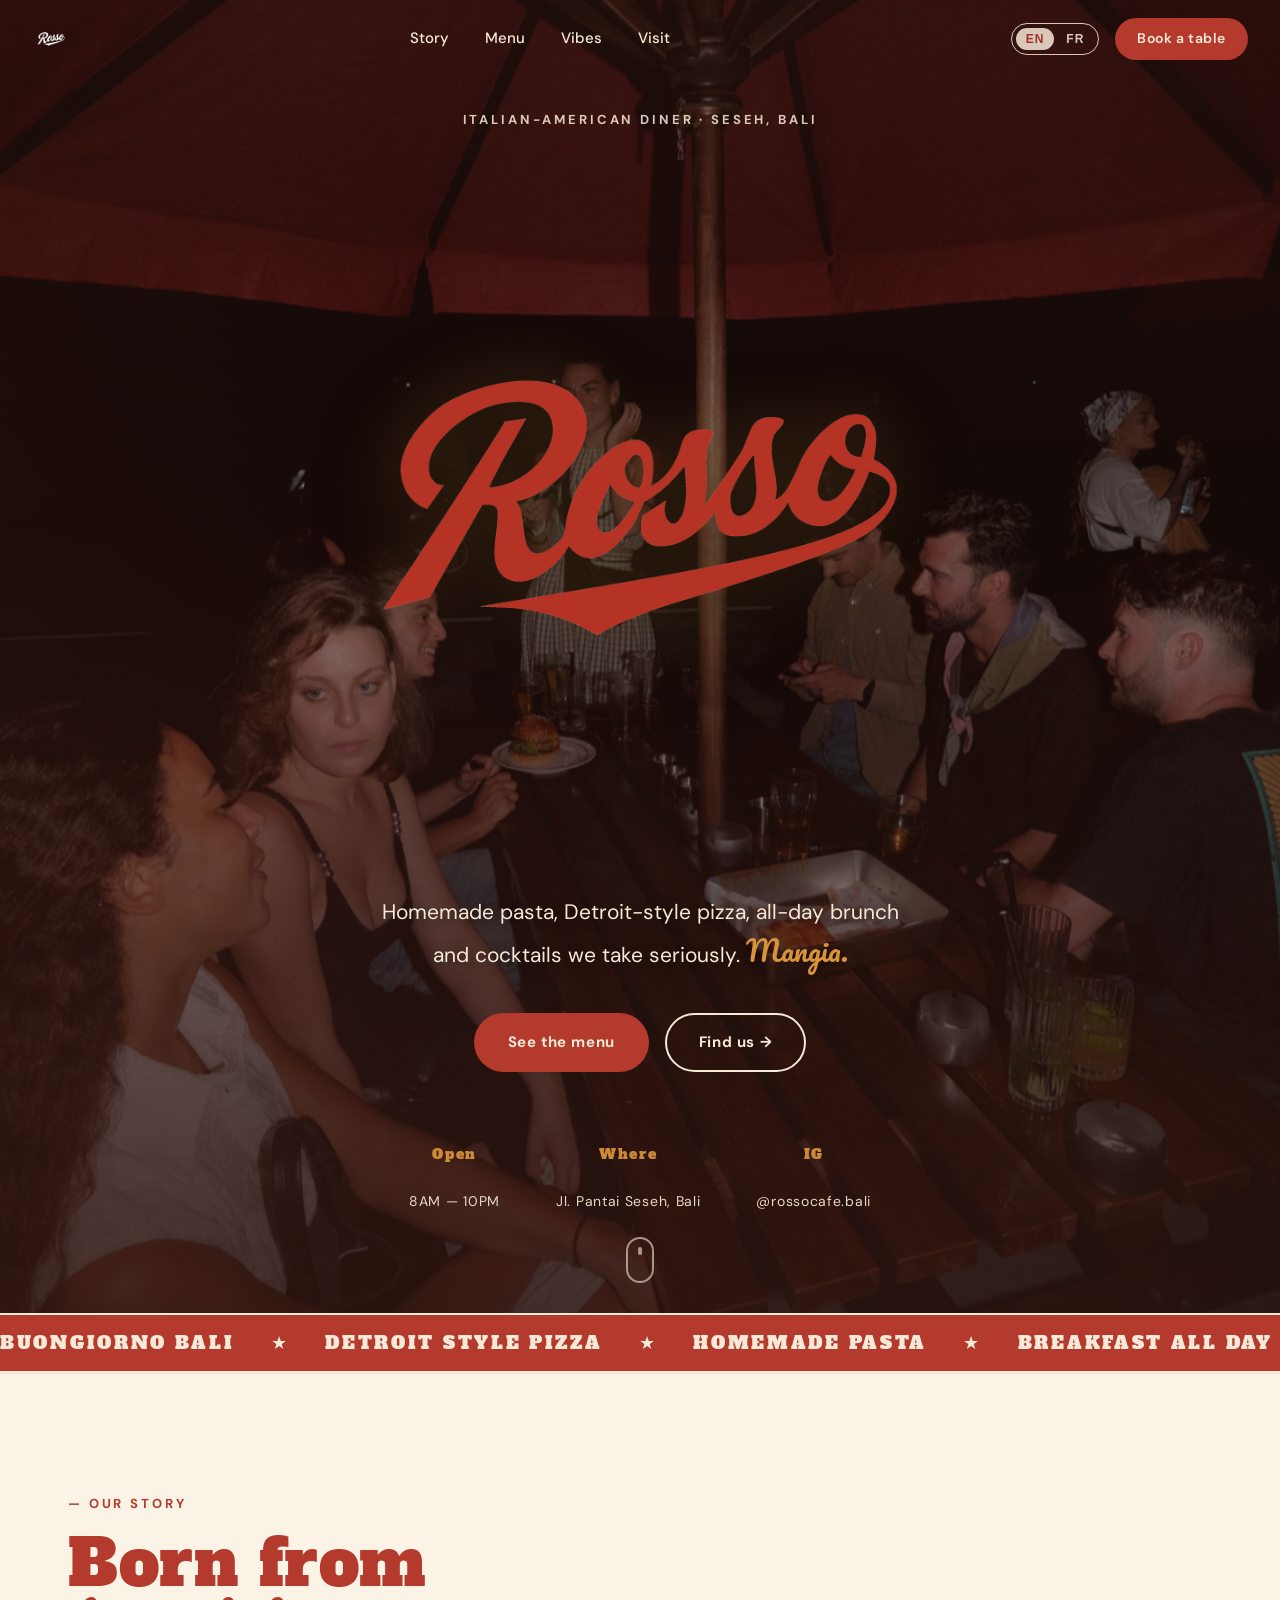
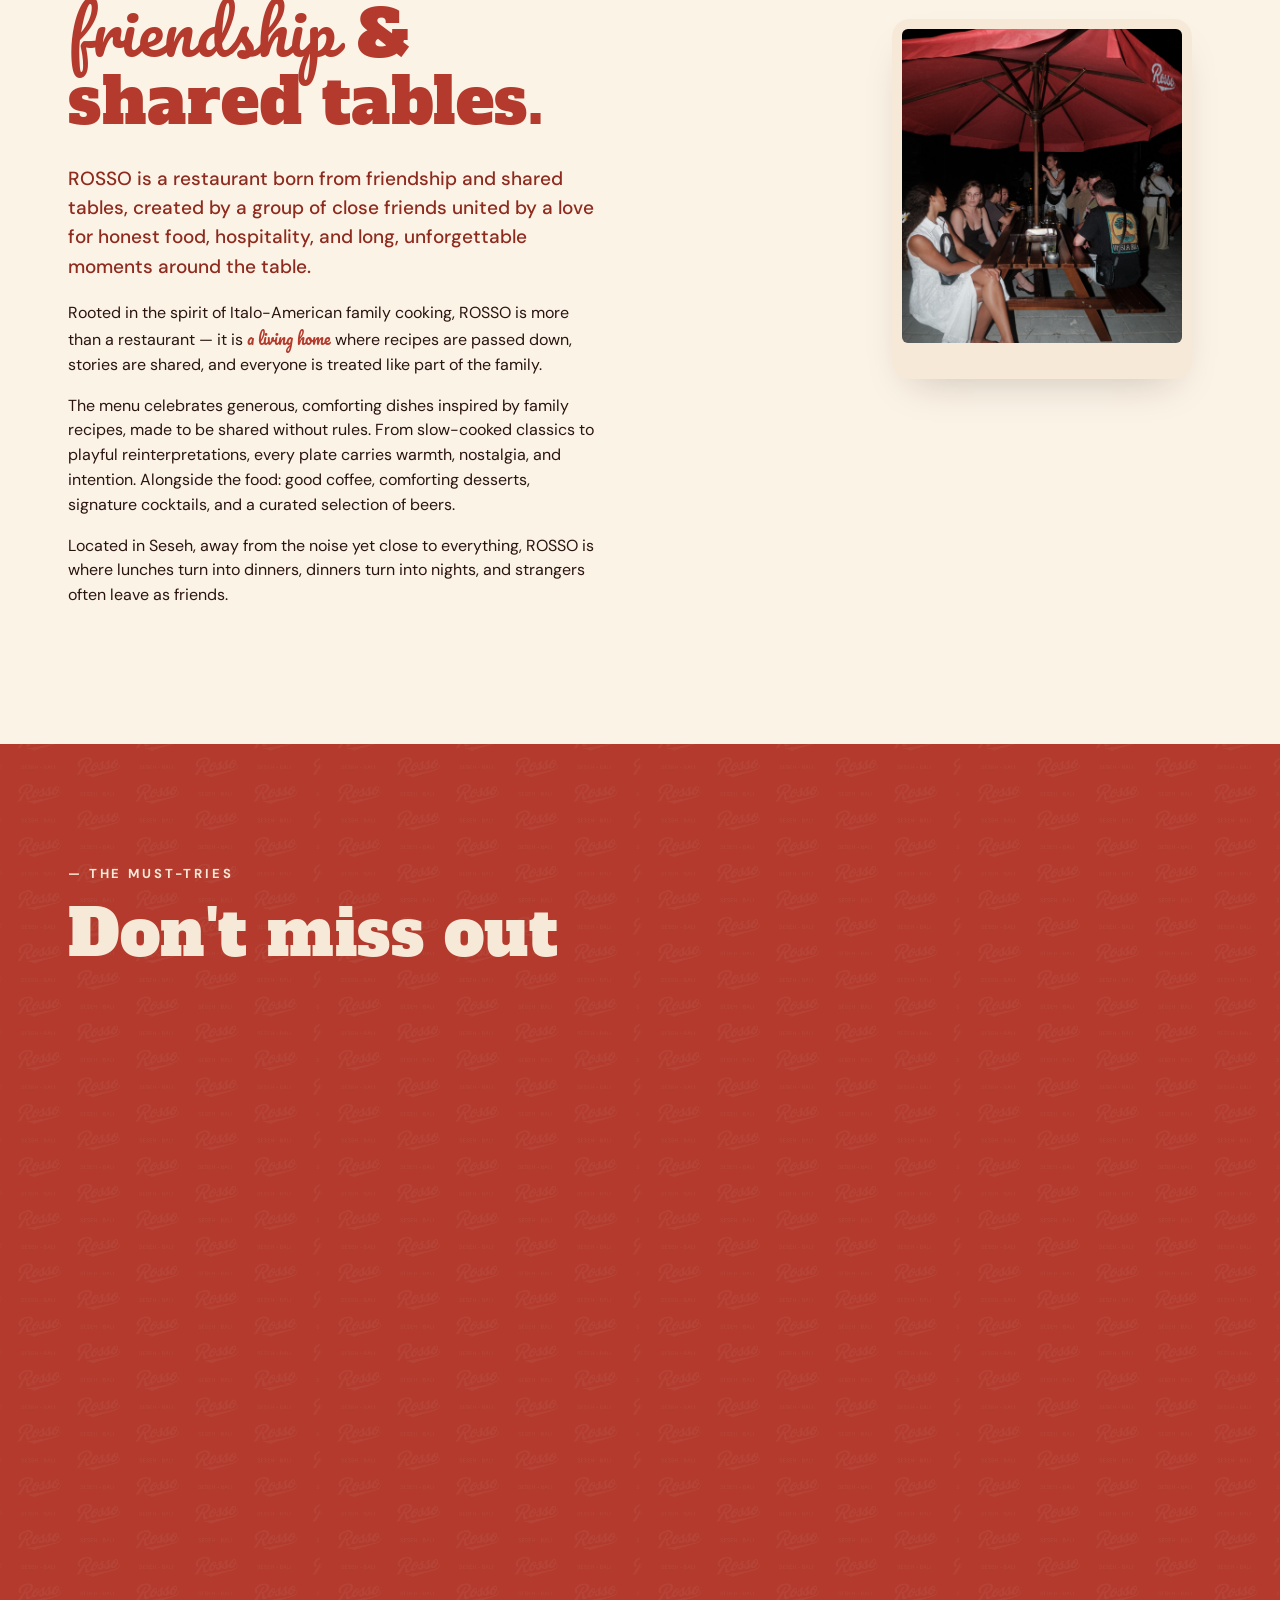
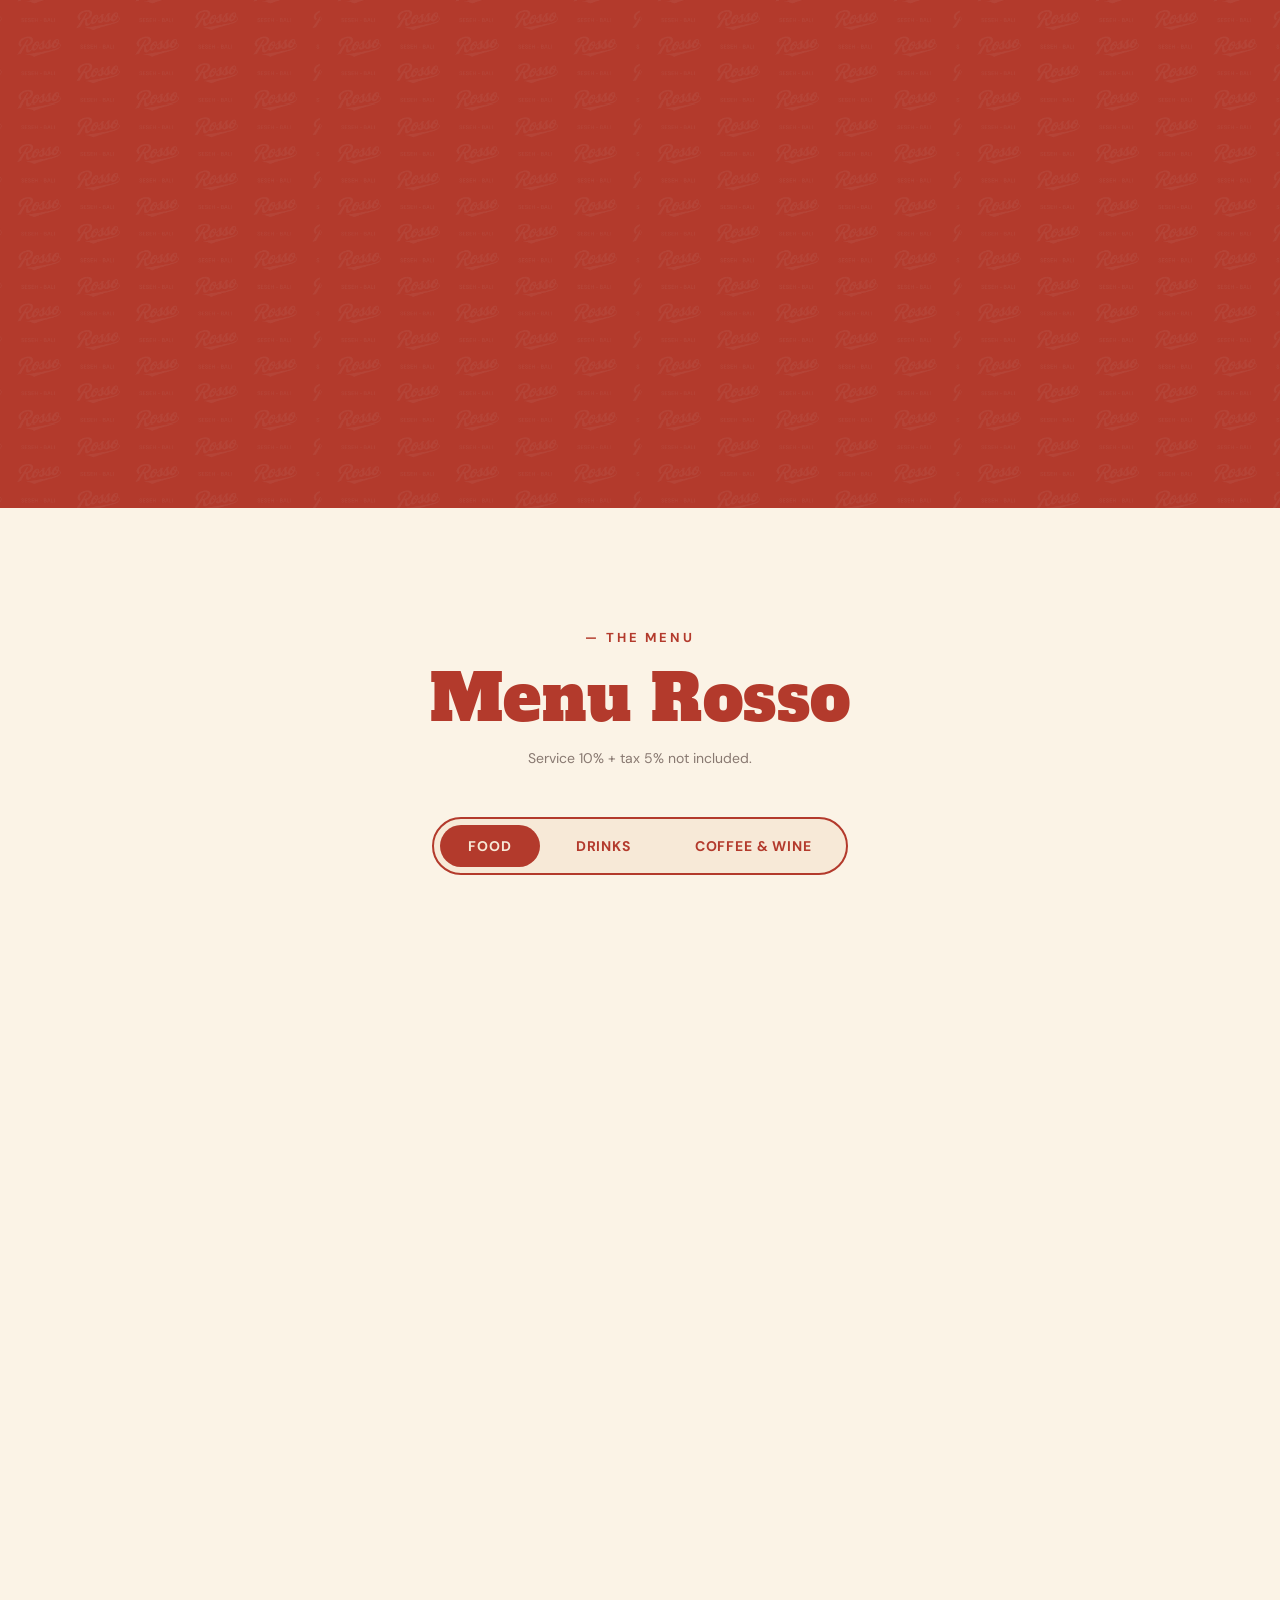
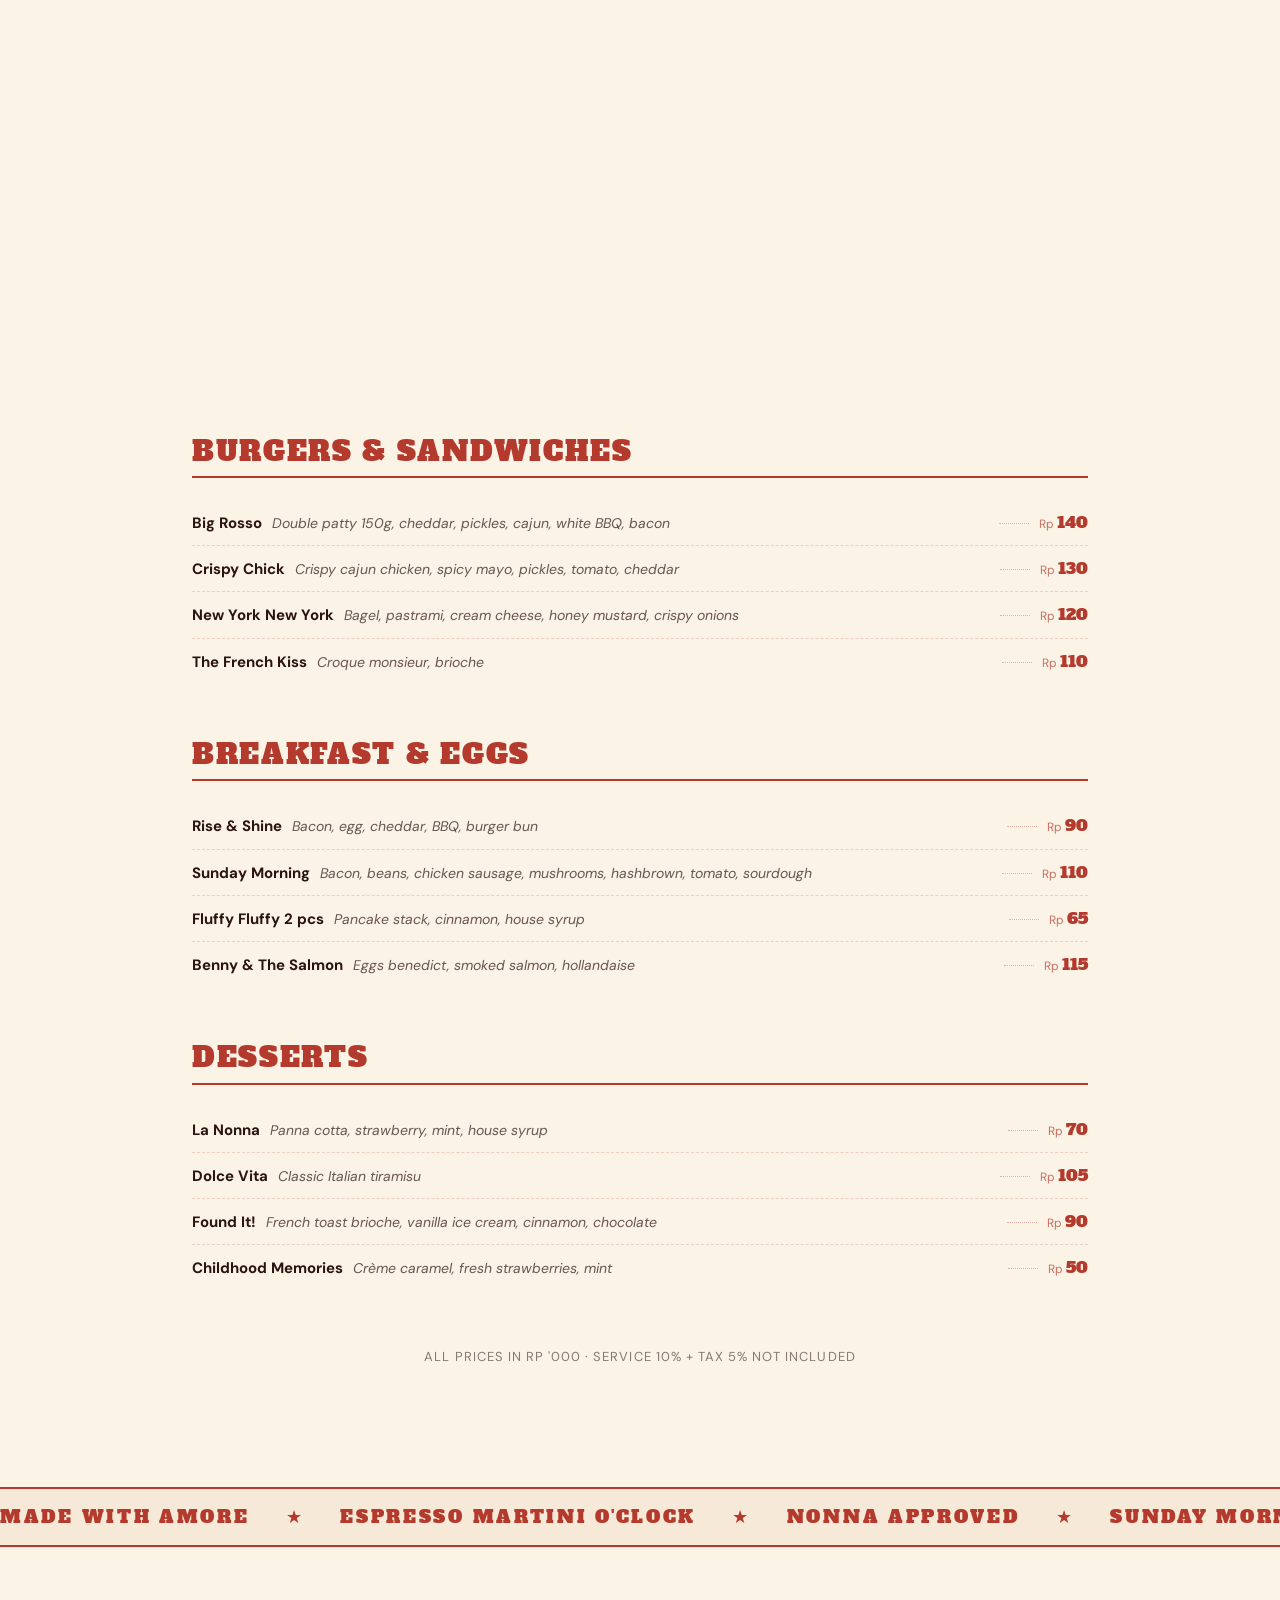
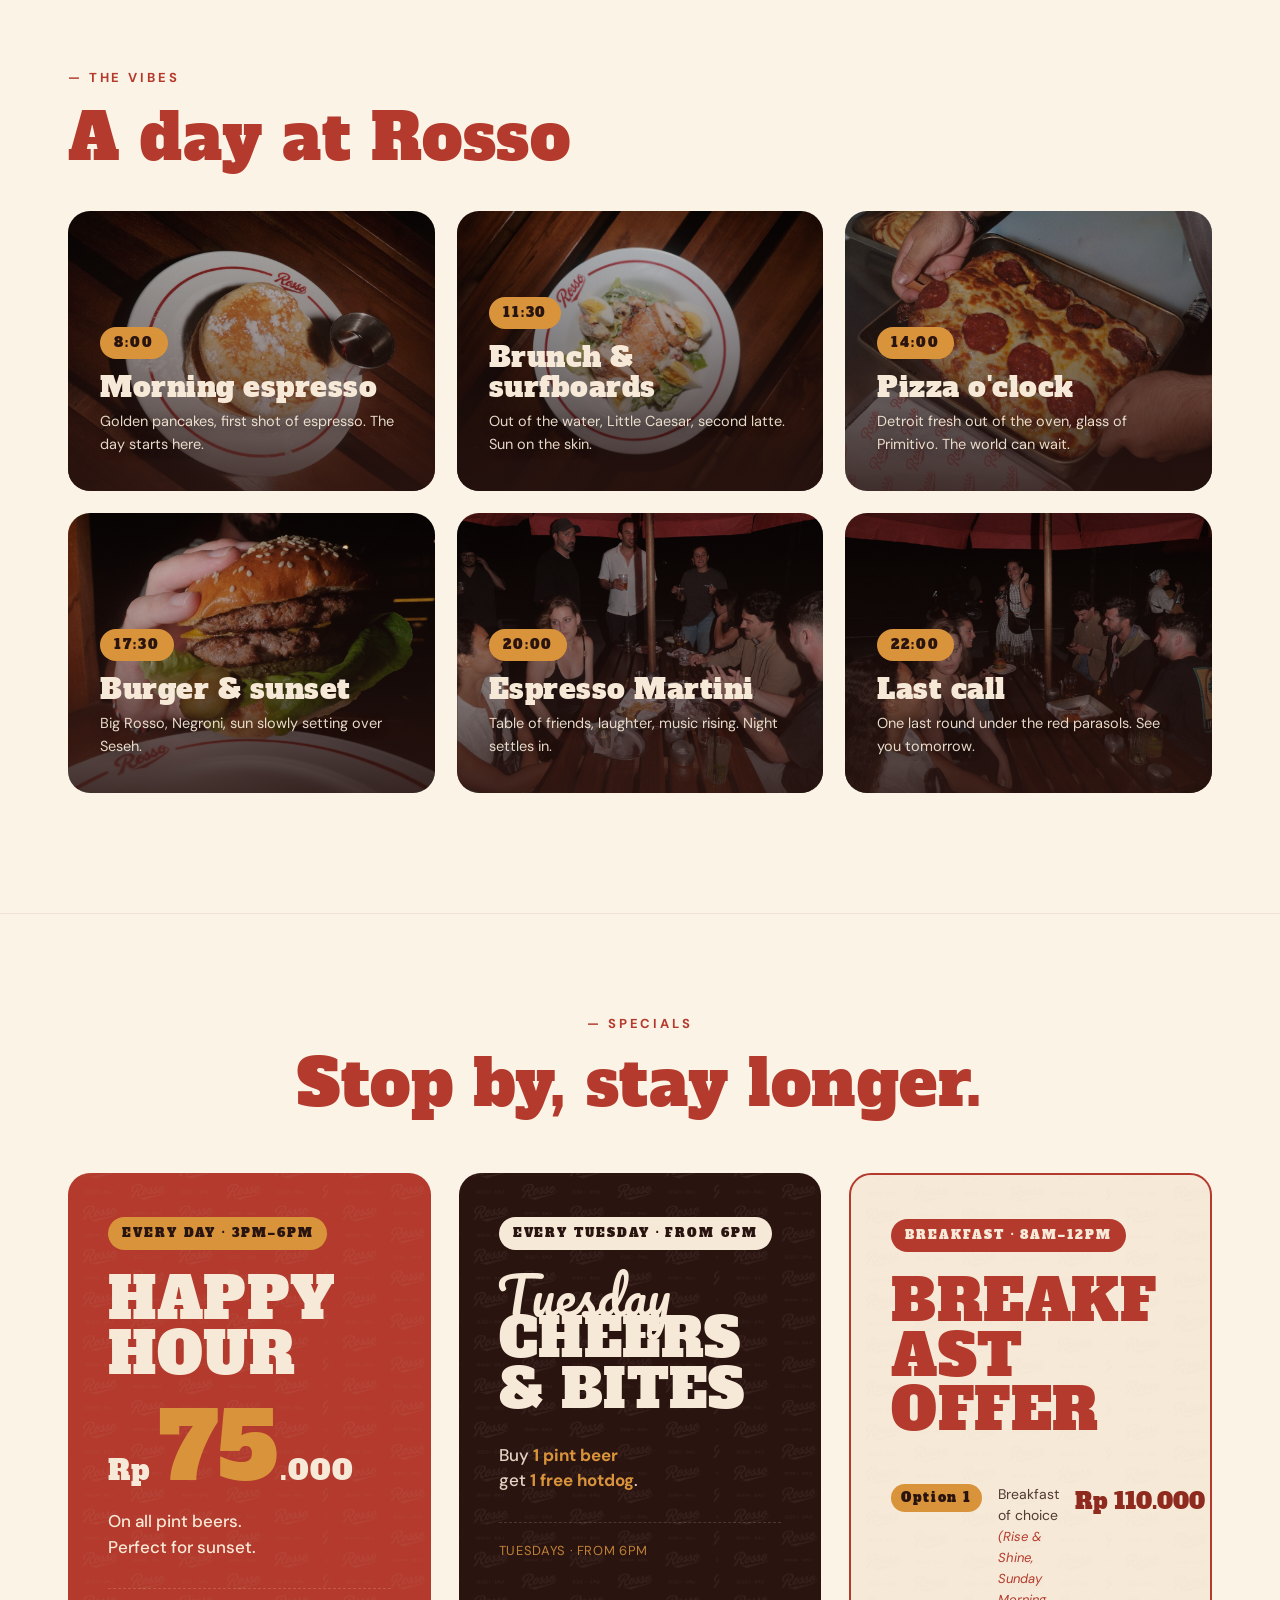
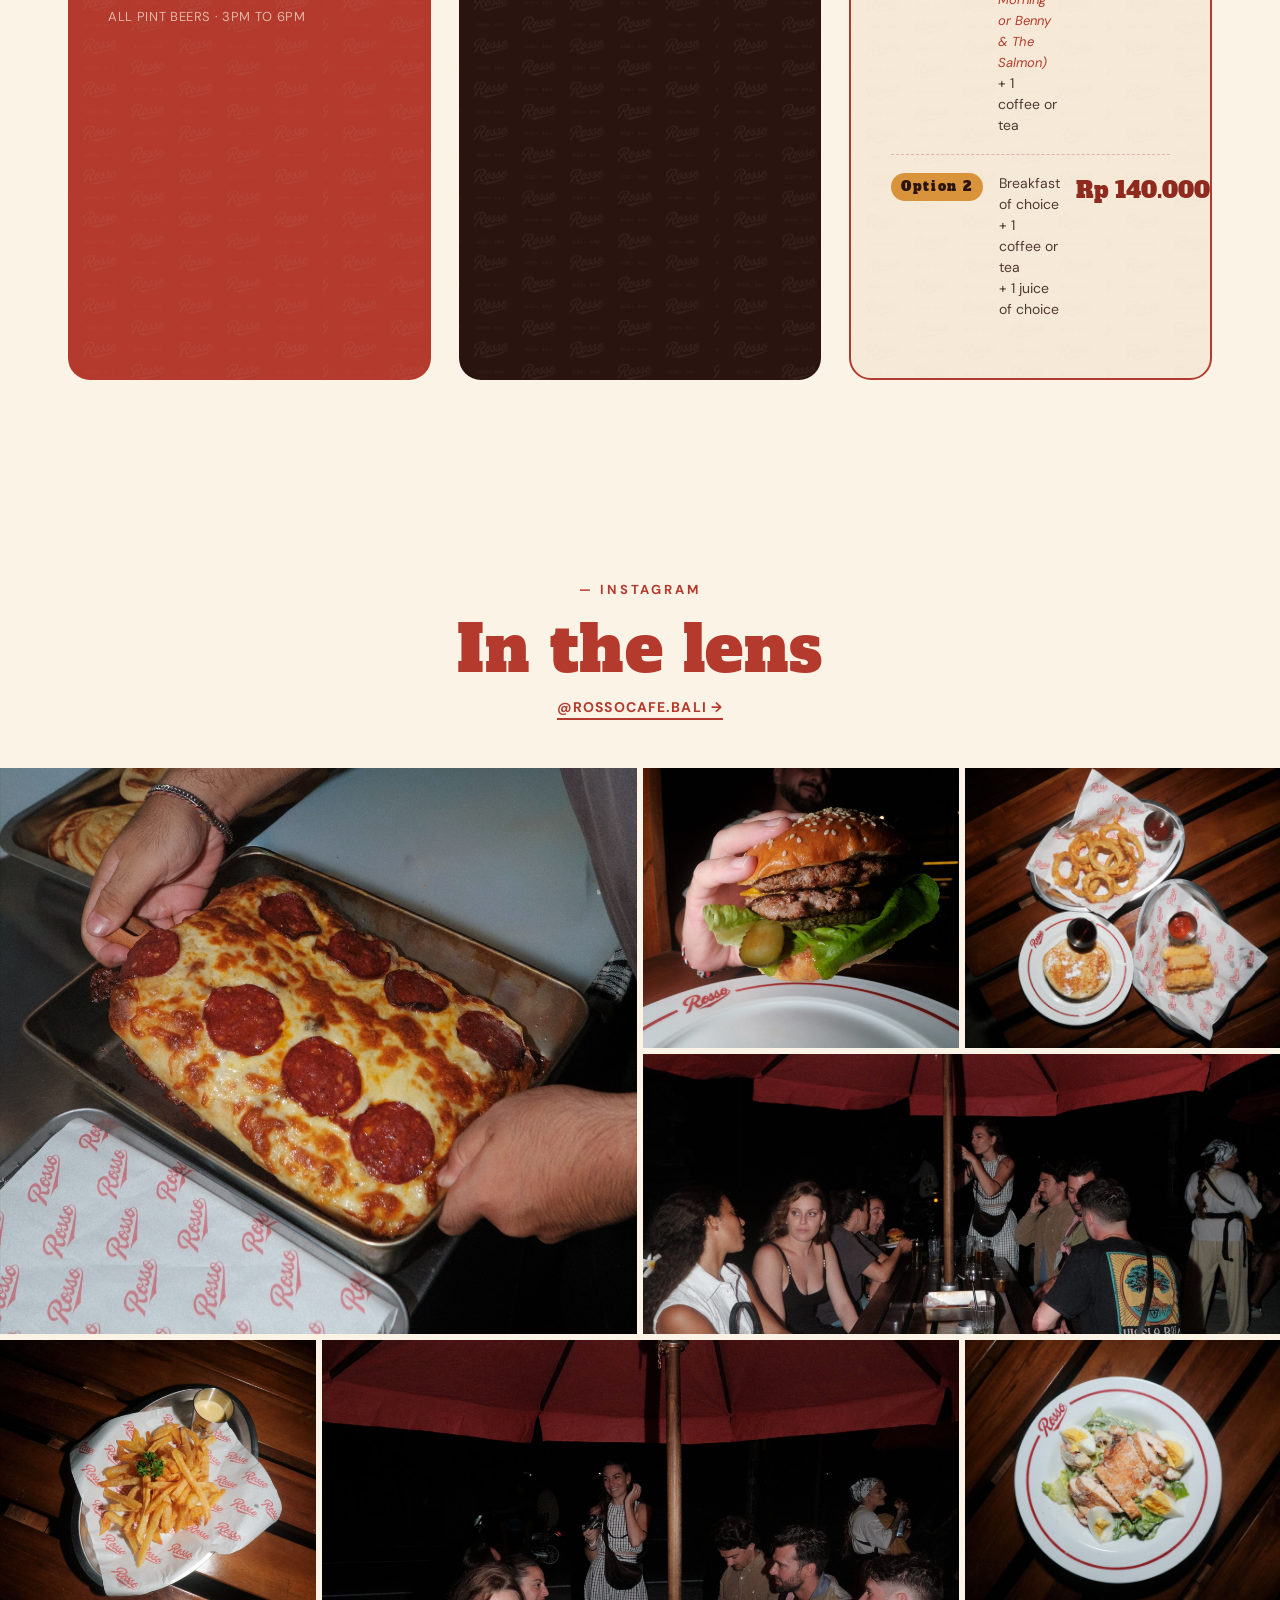
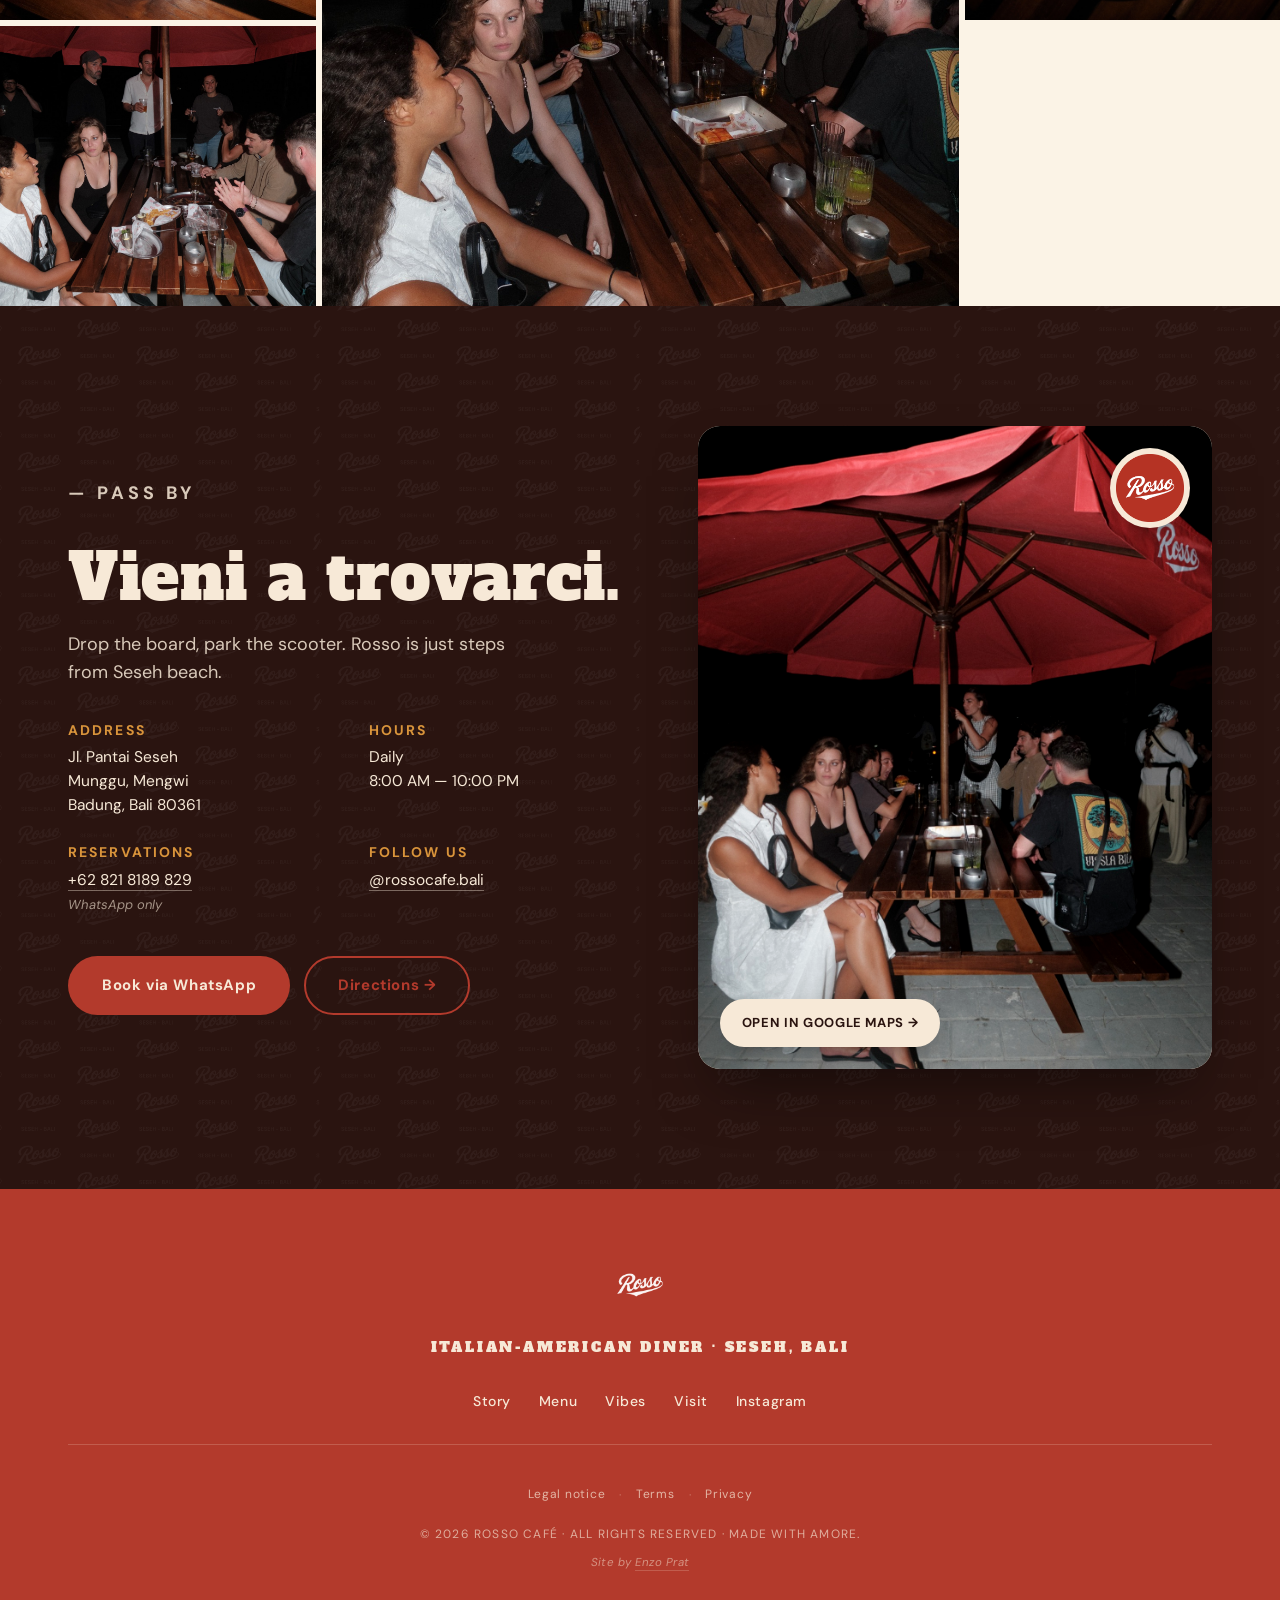
<file: index.html>
<!DOCTYPE html>
<html lang="en">
<head>
  <meta charset="UTF-8" />
  <meta name="viewport" content="width=device-width, initial-scale=1.0" />
  <title>Rosso — Seseh, Bali</title>
  <meta name="description" content="Rosso Café — Italian-American diner in Seseh, Bali. Detroit pizza, pasta, brunch, cocktails. Buongiorno Bali." />
  <link rel="icon" type="image/png" href="assets/img/logo-circle-red.png" />
  <link rel="preconnect" href="https://fonts.googleapis.com">
  <link rel="preconnect" href="https://fonts.gstatic.com" crossorigin>
  <link href="https://fonts.googleapis.com/css2?family=Bungee&family=Alfa+Slab+One&family=DM+Sans:wght@400;500;700&family=Pacifico&display=swap" rel="stylesheet">
  <link rel="stylesheet" href="styles.css" />
</head>
<body>

  <!-- NAV -->
  <header class="nav">
    <a href="#top" class="nav-logo">
      <img src="assets/img/logo-red.png" alt="Rosso" />
    </a>
    <nav class="nav-links">
      <a href="#about">Story</a>
      <a href="#menu">Menu</a>
      <a href="#gallery">Vibes</a>
      <a href="#visit">Visit</a>
    </nav>
    <div class="nav-right">
      <div class="lang-switch" role="group" aria-label="Language">
        <button type="button" data-lang="en" aria-pressed="true">EN</button>
        <button type="button" data-lang="fr" aria-pressed="false">FR</button>
      </div>
      <a href="#visit" class="nav-cta" data-i18n="nav.cta">Book a table</a>
    </div>
    <button class="nav-burger" aria-label="Menu" id="burger">
      <span></span><span></span><span></span>
    </button>
  </header>

  <!-- HERO -->
  <section class="hero" id="top">
    <div class="hero-photo">
      <img src="assets/photos/night-vibes.jpg" alt="Evening at Rosso in Seseh" />
    </div>
    <div class="hero-overlay"></div>
    <div class="hero-inner">
      <p class="eyebrow eyebrow-cream" data-i18n="hero.eyebrow">Italian-American Diner · Seseh, Bali</p>
      <h1 class="hero-title">
        <img src="assets/img/logo-red.png" alt="Rosso" class="hero-logo" />
      </h1>
      <p class="hero-tag" data-i18n-html="hero.tag">Homemade pasta, Detroit-style pizza, all-day brunch<br/>and cocktails we take seriously. <em>Mangia.</em></p>
      <div class="hero-cta">
        <a href="#menu" class="btn btn-primary" data-i18n="hero.cta.menu">See the menu</a>
        <a href="#visit" class="btn btn-ghost-light" data-i18n="hero.cta.visit">Find us →</a>
      </div>
      <div class="hero-meta">
        <div><strong data-i18n="hero.meta.open">Open</strong><br/>8AM — 10PM</div>
        <div><strong data-i18n="hero.meta.where">Where</strong><br/>Jl. Pantai Seseh, Bali</div>
        <div><strong>IG</strong><br/>@rossocafe.bali</div>
      </div>
    </div>
    <a href="#about" class="hero-scroll" aria-label="Scroll">
      <span></span>
    </a>
  </section>

  <!-- TICKER -->
  <div class="ticker" aria-hidden="true">
    <div class="ticker-track">
      <span>BUONGIORNO BALI</span><span>★</span>
      <span>DETROIT STYLE PIZZA</span><span>★</span>
      <span>HOMEMADE PASTA</span><span>★</span>
      <span>BREAKFAST ALL DAY</span><span>★</span>
      <span>SESEH · BALI</span><span>★</span>
      <span>BUONGIORNO BALI</span><span>★</span>
      <span>DETROIT STYLE PIZZA</span><span>★</span>
      <span>HOMEMADE PASTA</span><span>★</span>
      <span>BREAKFAST ALL DAY</span><span>★</span>
      <span>SESEH · BALI</span><span>★</span>
    </div>
  </div>

  <!-- ABOUT -->
  <section class="about" id="about">
    <div class="container about-grid">
      <div class="about-text">
        <p class="eyebrow eyebrow-red" data-i18n="about.eyebrow">— Our story</p>
        <h2 data-i18n-html="about.title">Born from <em>friendship</em> &amp; shared tables.</h2>
        <p class="lead" data-i18n="about.lead">ROSSO is a restaurant born from friendship and shared tables, created by a group of close friends united by a love for honest food, hospitality, and long, unforgettable moments around the table.</p>
        <p data-i18n-html="about.p2">Rooted in the spirit of Italo-American family cooking, ROSSO is more than a restaurant — it is <em>a living home</em> where recipes are passed down, stories are shared, and everyone is treated like part of the family.</p>
        <p data-i18n="about.p3">The menu celebrates generous, comforting dishes inspired by family recipes, made to be shared without rules. From slow-cooked classics to playful reinterpretations, every plate carries warmth, nostalgia, and intention. Alongside the food: good coffee, comforting desserts, signature cocktails, and a curated selection of beers.</p>
        <p data-i18n="about.p4">Located in Seseh, away from the noise yet close to everything, ROSSO is where lunches turn into dinners, dinners turn into nights, and strangers often leave as friends.</p>
      </div>
      <div class="about-visual">
        <div class="about-card card-1">
          <img src="assets/photos/parasol-wide.jpg" alt="Evening under the Rosso parasols" />
        </div>
        <div class="about-card card-2">
          <img src="assets/photos/pizza-tray.jpg" alt="Detroit pizza out of the oven" />
        </div>
        <div class="about-card card-3">
          <p data-i18n-html="about.quote">"Italian soul,<br/>Bali sun."</p>
        </div>
      </div>
    </div>
  </section>

  <!-- SIGNATURES -->
  <section class="signatures">
    <div class="container">
      <p class="eyebrow eyebrow-cream" data-i18n="sig.eyebrow">— The must-tries</p>
      <h2 class="sec-title-cream" data-i18n="sig.title">Don't miss out</h2>
      <div class="sig-grid">
        <article class="sig-card">
          <div class="sig-photo"><img src="assets/photos/detroit-pizza.jpg" alt="Detroit Red pizza"/></div>
          <div class="sig-body">
            <div class="sig-num">01</div>
            <h3>Detroit Red</h3>
            <p data-i18n="sig.01.desc">4 slices of Detroit-style pizza. Marinara, pepperoni, mozzarella. Thick crust, caramelized edges.</p>
            <span class="sig-price">Rp 150.000</span>
          </div>
        </article>
        <article class="sig-card sig-typo sig-cream">
          <div class="sig-body">
            <div class="sig-num">02</div>
            <span class="sig-script">Nonno's</span>
            <h3>Gnocchi</h3>
            <p data-i18n="sig.02.desc">Homemade gnocchi, gorgonzola cream, chorizo, parmesan, parsley. Grandpa's recipe.</p>
            <span class="sig-price">Rp 115.000</span>
          </div>
        </article>
        <article class="sig-card sig-typo sig-red">
          <div class="sig-body">
            <div class="sig-num">03</div>
            <span class="sig-script">La</span>
            <h3>Lasagna<br/>Rosso</h3>
            <p data-i18n="sig.03.desc">Family recipe. Slow layers, stringy mozzarella, Sunday in a bite.</p>
            <span class="sig-price">Rp 145.000</span>
          </div>
        </article>
        <article class="sig-card sig-typo sig-mustard">
          <div class="sig-body">
            <div class="sig-num">04</div>
            <span class="sig-script">Abuela's</span>
            <h3>Croquetas</h3>
            <p data-i18n="sig.04.desc">5 croquettes, secret family recipe. Crispy outside, melting inside.</p>
            <span class="sig-price">Rp 65.000</span>
          </div>
        </article>
        <article class="sig-card sig-typo sig-cream">
          <div class="sig-body">
            <div class="sig-num">05</div>
            <span class="sig-script">Dolce</span>
            <h3>Vita</h3>
            <p data-i18n="sig.05.desc">Classic Italian tiramisu. No debate possible.</p>
            <span class="sig-price">Rp 105.000</span>
          </div>
        </article>
        <article class="sig-card">
          <div class="sig-photo"><img src="assets/photos/big-rosso.jpg" alt="Big Rosso burger"/></div>
          <div class="sig-body">
            <div class="sig-num">06</div>
            <h3>Big Rosso</h3>
            <p data-i18n="sig.06.desc">Double patty 150g, cheddar, pickles, cajun, white BBQ sauce, bacon. The serious burger.</p>
            <span class="sig-price">Rp 140.000</span>
          </div>
        </article>
      </div>
    </div>
  </section>

  <!-- MENU -->
  <section class="menu" id="menu">
    <div class="container">
      <div class="menu-head">
        <p class="eyebrow eyebrow-red" data-i18n="menu.eyebrow">— The menu</p>
        <h2 data-i18n="menu.title">Menu Rosso</h2>
        <p class="muted" data-i18n="menu.subtitle">Service 10% + tax 5% not included.</p>
      </div>

      <div class="tabs" role="tablist">
        <button class="tab active" data-tab="food" role="tab" data-i18n="menu.tab.food">Food</button>
        <button class="tab" data-tab="drinks" role="tab" data-i18n="menu.tab.drinks">Drinks</button>
        <button class="tab" data-tab="coffee" role="tab" data-i18n-html="menu.tab.coffee">Coffee &amp; Wine</button>
      </div>

      <!-- FOOD -->
      <div class="tab-panel active" data-panel="food">

        <div class="menu-block">
          <h3 class="menu-cat" data-i18n-html="menu.cat.guiltfree">Guilt Free <span>(almost)</span></h3>
          <ul class="menu-list">
            <li><span class="name">Little Caesar</span> <span class="desc" data-i18n="food.littlecaesar.desc">Romaine, parmesan, caesar dressing, croutons, egg, chicken</span> <span class="dots"></span> <span class="price">90</span></li>
            <li><span class="name">Burrata Lover</span> <span class="desc" data-i18n="food.burrata.desc">Burrata, cherry tomatoes, arugula, balsamic, pesto, basil</span> <span class="dots"></span> <span class="price">115</span></li>
          </ul>
        </div>

        <div class="menu-block">
          <h3 class="menu-cat" data-i18n-html="menu.cat.starters">Starters &amp; Sides</h3>
          <ul class="menu-list">
            <li><span class="name">Golden Rings</span> <span class="desc" data-i18n="food.golden.desc">Onion rings, BBQ sauce</span> <span class="dots"></span> <span class="price">50</span></li>
            <li><span class="name">Pull Me 4 pcs</span> <span class="desc" data-i18n="food.pullme.desc">Mozzarella sticks</span> <span class="dots"></span> <span class="price">65</span></li>
            <li><span class="name">Dirty Wings 6 pcs</span> <span class="desc" data-i18n="food.wings.desc">Chicken wings, cajun, BBQ</span> <span class="dots"></span> <span class="price">80</span></li>
            <li><span class="name">Abuela's Croquetas 5 pcs</span> <span class="desc" data-i18n="food.croquetas.desc">Family recipe</span> <span class="dots"></span> <span class="price">65</span></li>
            <li><span class="name">Loaded Fries</span> <span class="desc" data-i18n="food.loadedfries.desc">Fries, house cheese sauce</span> <span class="dots"></span> <span class="price">35</span></li>
            <li><span class="name">Parm Fries</span> <span class="desc" data-i18n="food.parmfries.desc">Fries, parmesan</span> <span class="dots"></span> <span class="price">45</span></li>
          </ul>
        </div>

        <div class="menu-block">
          <h3 class="menu-cat" data-i18n-html="menu.cat.pasta">Pasta &amp; Mains</h3>
          <ul class="menu-list">
            <li><span class="name">Nonno's Gnocchi</span> <span class="desc" data-i18n="food.gnocchi.desc">Gnocchi, gorgonzola, chorizo, parmesan, parsley</span> <span class="dots"></span> <span class="price">115</span></li>
            <li><span class="name">Angry Pasta</span> <span class="desc" data-i18n="food.angry.desc">Rigatoni, arrabbiata sauce</span> <span class="dots"></span> <span class="price">95</span></li>
            <li><span class="name">Lasagna Rosso</span> <span class="desc" data-i18n="food.lasagna.desc">Family recipe</span> <span class="dots"></span> <span class="price">145</span></li>
            <li><span class="name">Oh My Balls 4 pcs</span> <span class="desc" data-i18n="food.ohmyballs.desc">Nonna-style meatballs, tomato sauce, creamy mash</span> <span class="dots"></span> <span class="price">140</span></li>
            <li><span class="name">Detroit Red 4 slices</span> <span class="desc" data-i18n="food.detroit.desc">Detroit-style pizza, marinara, pepperoni, mozzarella</span> <span class="dots"></span> <span class="price">150</span></li>
            <li><span class="name">Pure Detroit 4 slices</span> <span class="desc" data-i18n="food.puredetroit.desc">Detroit-style pizza, marinara, mozzarella</span> <span class="dots"></span> <span class="price">140</span></li>
            <li><span class="name">The Snapper</span> <span class="desc" data-i18n="food.snapper.desc">Snapper, asparagus, spinach, capers, mash, mushrooms</span> <span class="dots"></span> <span class="price">170</span></li>
          </ul>
          <div class="menu-extras">
            <span data-i18n-html="menu.extra.burrata">+ Burrata <em>Rp 45.000</em></span>
            <span data-i18n-html="menu.extra.stracciatella">+ Stracciatella <em>Rp 25.000</em></span>
            <span data-i18n-html="menu.extra.focaccia">+ Focaccia (2 slices) <em>Rp 25.000</em></span>
          </div>
        </div>

        <div class="menu-block">
          <h3 class="menu-cat" data-i18n-html="menu.cat.burgers">Burgers &amp; Sandwiches</h3>
          <ul class="menu-list">
            <li><span class="name">Big Rosso</span> <span class="desc" data-i18n="food.bigrosso.desc">Double patty 150g, cheddar, pickles, cajun, white BBQ, bacon</span> <span class="dots"></span> <span class="price">140</span></li>
            <li><span class="name">Crispy Chick</span> <span class="desc" data-i18n="food.crispychick.desc">Crispy cajun chicken, spicy mayo, pickles, tomato, cheddar</span> <span class="dots"></span> <span class="price">130</span></li>
            <li><span class="name">New York New York</span> <span class="desc" data-i18n="food.nyny.desc">Bagel, pastrami, cream cheese, honey mustard, crispy onions</span> <span class="dots"></span> <span class="price">120</span></li>
            <li><span class="name">The French Kiss</span> <span class="desc" data-i18n="food.frenchkiss.desc">Croque monsieur, brioche</span> <span class="dots"></span> <span class="price">110</span></li>
          </ul>
        </div>

        <div class="menu-block">
          <h3 class="menu-cat" data-i18n-html="menu.cat.breakfast">Breakfast &amp; Eggs</h3>
          <ul class="menu-list">
            <li><span class="name">Rise &amp; Shine</span> <span class="desc" data-i18n="food.riseshine.desc">Bacon, egg, cheddar, BBQ, burger bun</span> <span class="dots"></span> <span class="price">90</span></li>
            <li><span class="name">Sunday Morning</span> <span class="desc" data-i18n="food.sunday.desc">Bacon, beans, chicken sausage, mushrooms, hashbrown, tomato, sourdough</span> <span class="dots"></span> <span class="price">110</span></li>
            <li><span class="name">Fluffy Fluffy 2 pcs</span> <span class="desc" data-i18n="food.fluffy.desc">Pancake stack, cinnamon, house syrup</span> <span class="dots"></span> <span class="price">65</span></li>
            <li><span class="name">Benny &amp; The Salmon</span> <span class="desc" data-i18n="food.benny.desc">Eggs benedict, smoked salmon, hollandaise</span> <span class="dots"></span> <span class="price">115</span></li>
          </ul>
        </div>

        <div class="menu-block">
          <h3 class="menu-cat" data-i18n="menu.cat.desserts">Desserts</h3>
          <ul class="menu-list">
            <li><span class="name">La Nonna</span> <span class="desc" data-i18n="food.lananna.desc">Panna cotta, strawberry, mint, house syrup</span> <span class="dots"></span> <span class="price">70</span></li>
            <li><span class="name">Dolce Vita</span> <span class="desc" data-i18n="food.dolce.desc">Classic Italian tiramisu</span> <span class="dots"></span> <span class="price">105</span></li>
            <li><span class="name">Found It!</span> <span class="desc" data-i18n="food.foundit.desc">French toast brioche, vanilla ice cream, cinnamon, chocolate</span> <span class="dots"></span> <span class="price">90</span></li>
            <li><span class="name">Childhood Memories</span> <span class="desc" data-i18n="food.childhood.desc">Crème caramel, fresh strawberries, mint</span> <span class="dots"></span> <span class="price">50</span></li>
          </ul>
        </div>
      </div>

      <!-- DRINKS -->
      <div class="tab-panel" data-panel="drinks">

        <div class="menu-block">
          <h3 class="menu-cat" data-i18n="menu.cat.signature">Signature Cocktails</h3>
          <ul class="menu-list">
            <li><span class="name">Caffè Boulevardier <em class="hint" data-i18n="menu.bouley.hint">(Basuki's favorite)</em></span> <span class="dots"></span> <span class="price">200</span></li>
            <li><span class="name">Wooden Ship</span> <span class="dots"></span> <span class="price">120</span></li>
            <li><span class="name">Back to Friend</span> <span class="dots"></span> <span class="price">160</span></li>
            <li><span class="name">Summer Core</span> <span class="dots"></span> <span class="price">100</span></li>
            <li><span class="name">Goombay Smash</span> <span class="dots"></span> <span class="price">150</span></li>
            <li><span class="name">Surfer Rosso</span> <span class="dots"></span> <span class="price">110</span></li>
            <li><span class="name">Negroni Sour</span> <span class="dots"></span> <span class="price">145</span></li>
            <li><span class="name">Road Runner</span> <span class="dots"></span> <span class="price">110</span></li>
            <li><span class="name">Blue Fish</span> <span class="dots"></span> <span class="price">150</span></li>
            <li><span class="name">Summer Cancellation</span> <span class="dots"></span> <span class="price">165</span></li>
            <li><span class="name">Bornean Spiderhunter</span> <span class="dots"></span> <span class="price">125</span></li>
            <li><span class="name">Ve-n-To</span> <span class="dots"></span> <span class="price">100</span></li>
            <li><span class="name">French 75</span> <span class="dots"></span> <span class="price">165</span></li>
          </ul>
        </div>

        <div class="menu-block">
          <h3 class="menu-cat" data-i18n="menu.cat.classics">Classics</h3>
          <ul class="menu-list">
            <li><span class="name">Negroni</span> <span class="dots"></span> <span class="price">135</span></li>
            <li><span class="name">Espresso Martini</span> <span class="dots"></span> <span class="price">115</span></li>
            <li><span class="name">French Martini</span> <span class="dots"></span> <span class="price">100</span></li>
            <li><span class="name">Clover Club</span> <span class="dots"></span> <span class="price">80</span></li>
            <li><span class="name">Godfather</span> <span class="dots"></span> <span class="price">150</span></li>
            <li><span class="name">Mojito</span> <span class="dots"></span> <span class="price">80</span></li>
            <li><span class="name">Margarita</span> <span class="dots"></span> <span class="price">90</span></li>
            <li><span class="name">Daiquiri</span> <span class="dots"></span> <span class="price">70</span></li>
            <li><span class="name">Slow Flow</span> <span class="dots"></span> <span class="price">135</span></li>
            <li><span class="name">El Presidente</span> <span class="dots"></span> <span class="price">125</span></li>
          </ul>
        </div>

        <div class="menu-block split">
          <div>
            <h3 class="menu-cat" data-i18n="menu.cat.beers">Beers</h3>
            <ul class="menu-list">
              <li><span class="name">Pilsner</span> <span class="desc">33cl / 50cl</span> <span class="dots"></span> <span class="price">75 / 95</span></li>
              <li><span class="name">Summer Pale Ale</span> <span class="desc">33cl / 50cl</span> <span class="dots"></span> <span class="price">90 / 115</span></li>
            </ul>
          </div>
          <div>
            <h3 class="menu-cat" data-i18n="menu.cat.juice">Juice</h3>
            <ul class="menu-list">
              <li><span class="name">Watermelon</span> <span class="dots"></span> <span class="price">50</span></li>
              <li><span class="name">Pineapple</span> <span class="dots"></span> <span class="price">50</span></li>
              <li><span class="name">Orange</span> <span class="dots"></span> <span class="price">50</span></li>
              <li><span class="name">Mango</span> <span class="dots"></span> <span class="price">45</span></li>
              <li><span class="name">Strawberry</span> <span class="dots"></span> <span class="price">55</span></li>
            </ul>
          </div>
        </div>
      </div>

      <!-- COFFEE & WINE -->
      <div class="tab-panel" data-panel="coffee">
        <div class="menu-block">
          <h3 class="menu-cat" data-i18n-html="menu.cat.wines">Wines &amp; Bubbles</h3>
          <ul class="menu-list wines">
            <li><span class="name">Verdi Spumante Rosé</span> <span class="desc">Italy</span> <span class="price">130 / 800</span></li>
            <li><span class="name">Grands Terroirs</span> <span class="desc">France</span> <span class="price">150 / 1.050</span></li>
            <li><span class="name">Monlot Bordeaux Rouge</span> <span class="desc">France</span> <span class="price">150 / 1.250</span></li>
            <li><span class="name">Luigi Bosca Moscato D'Asti</span> <span class="desc">Italy</span> <span class="price">175 / 1.350</span></li>
            <li><span class="name">Montemajor Primitivo</span> <span class="desc">Italy</span> <span class="price">175 / 1.400</span></li>
          </ul>
          <p class="muted small" data-i18n="menu.wines.cap">Glass / Bottle — Rp '000</p>
        </div>

        <div class="menu-block">
          <h3 class="menu-cat" data-i18n="menu.cat.coffee">Coffee</h3>
          <ul class="menu-list">
            <li><span class="name">Espresso</span> <span class="dots"></span> <span class="price">25</span></li>
            <li><span class="name">Americano</span> <span class="dots"></span> <span class="price">25</span></li>
            <li><span class="name">Cappuccino</span> <span class="dots"></span> <span class="price">35</span></li>
            <li><span class="name">Latte</span> <span class="dots"></span> <span class="price">35</span></li>
            <li><span class="name">Piccolo</span> <span class="dots"></span> <span class="price">30</span></li>
            <li><span class="name">Macchiato</span> <span class="dots"></span> <span class="price">30</span></li>
            <li><span class="name">Flat White</span> <span class="dots"></span> <span class="price">35</span></li>
            <li><span class="name">Affogato</span> <span class="dots"></span> <span class="price">55</span></li>
            <li><span class="name">Mocca</span> <span class="dots"></span> <span class="price">55</span></li>
          </ul>
          <div class="menu-extras">
            <span data-i18n-html="menu.extra.almond">+ Almond / oat <em>Rp 10.000</em></span>
            <span data-i18n-html="menu.extra.coconut">+ Coconut <em>Rp 10.000</em></span>
          </div>
        </div>

        <div class="menu-block">
          <h3 class="menu-cat" data-i18n="menu.cat.soft">Soft</h3>
          <ul class="menu-list">
            <li><span class="name">Coke / Coke Zero / Sprite / Tonic</span> <span class="dots"></span> <span class="price">20</span></li>
            <li><span class="name">Polaris Soda Water</span> <span class="dots"></span> <span class="price">15</span></li>
            <li><span class="name">Aqua Still / Sparkling</span> <span class="dots"></span> <span class="price">30 / 35</span></li>
          </ul>
        </div>
      </div>

      <p class="menu-foot" data-i18n="menu.foot">All prices in Rp '000 · Service 10% + tax 5% not included</p>
    </div>
  </section>

  <!-- TICKER 2 -->
  <div class="ticker ticker-cream" aria-hidden="true">
    <div class="ticker-track">
      <span>MADE WITH AMORE</span><span>★</span>
      <span>ESPRESSO MARTINI O'CLOCK</span><span>★</span>
      <span>NONNA APPROVED</span><span>★</span>
      <span>SUNDAY MORNINGS @ ROSSO</span><span>★</span>
      <span>MADE WITH AMORE</span><span>★</span>
      <span>ESPRESSO MARTINI O'CLOCK</span><span>★</span>
      <span>NONNA APPROVED</span><span>★</span>
      <span>SUNDAY MORNINGS @ ROSSO</span><span>★</span>
    </div>
  </div>

  <!-- GALLERY / VIBES -->
  <section class="gallery" id="gallery">
    <div class="container">
      <p class="eyebrow eyebrow-red" data-i18n="vibes.eyebrow">— The vibes</p>
      <h2 data-i18n="vibes.title">A day at Rosso</h2>
      <div class="vibe-grid">
        <div class="vibe" style="--vibe-bg: url('assets/photos/pancakes.jpg')">
          <span class="vibe-time">8:00</span>
          <h4 data-i18n="vibes.1.title">Morning espresso</h4>
          <p data-i18n="vibes.1.desc">Golden pancakes, first shot of espresso. The day starts here.</p>
        </div>
        <div class="vibe" style="--vibe-bg: url('assets/photos/caesar.jpg')">
          <span class="vibe-time">11:30</span>
          <h4 data-i18n-html="vibes.2.title">Brunch &amp; surfboards</h4>
          <p data-i18n="vibes.2.desc">Out of the water, Little Caesar, second latte. Sun on the skin.</p>
        </div>
        <div class="vibe" style="--vibe-bg: url('assets/photos/pizza-tray.jpg')">
          <span class="vibe-time">14:00</span>
          <h4 data-i18n="vibes.3.title">Pizza o'clock</h4>
          <p data-i18n="vibes.3.desc">Detroit fresh out of the oven, glass of Primitivo. The world can wait.</p>
        </div>
        <div class="vibe" style="--vibe-bg: url('assets/photos/big-rosso.jpg')">
          <span class="vibe-time">17:30</span>
          <h4 data-i18n-html="vibes.4.title">Burger &amp; sunset</h4>
          <p data-i18n="vibes.4.desc">Big Rosso, Negroni, sun slowly setting over Seseh.</p>
        </div>
        <div class="vibe" style="--vibe-bg: url('assets/photos/people-table.jpg')">
          <span class="vibe-time">20:00</span>
          <h4 data-i18n="vibes.5.title">Espresso Martini</h4>
          <p data-i18n="vibes.5.desc">Table of friends, laughter, music rising. Night settles in.</p>
        </div>
        <div class="vibe" style="--vibe-bg: url('assets/photos/night-vibes.jpg')">
          <span class="vibe-time">22:00</span>
          <h4 data-i18n="vibes.6.title">Last call</h4>
          <p data-i18n="vibes.6.desc">One last round under the red parasols. See you tomorrow.</p>
        </div>
      </div>
    </div>
  </section>

  <!-- OFFERS -->
  <section class="offers">
    <div class="container">
      <p class="eyebrow eyebrow-red" data-i18n="offers.eyebrow">— Specials</p>
      <h2 data-i18n="offers.title">Stop by, stay longer.</h2>
      <div class="offer-grid offer-grid-3">

        <article class="offer-card offer-happy">
          <div class="offer-tag" data-i18n="offers.happy.tag">Every day · 3PM–6PM</div>
          <h3 data-i18n-html="offers.happy.title">Happy<br/>Hour</h3>
          <p class="offer-price">Rp <strong>75</strong>.000</p>
          <p class="offer-desc" data-i18n-html="offers.happy.desc">On all pint beers.<br/>Perfect for sunset.</p>
          <span class="offer-foot" data-i18n="offers.happy.foot">All pint beers · 3pm to 6pm</span>
        </article>

        <article class="offer-card offer-tuesday">
          <div class="offer-tag" data-i18n="offers.tuesday.tag">Every Tuesday · From 6PM</div>
          <span class="offer-script" data-i18n="offers.tuesday.script">Tuesday</span>
          <h3 data-i18n-html="offers.tuesday.title">Cheers<br/>&amp; Bites</h3>
          <p class="offer-desc" data-i18n-html="offers.tuesday.desc">Buy <strong>1 pint beer</strong><br/>get <strong>1 free hotdog</strong>.</p>
          <span class="offer-foot" data-i18n="offers.tuesday.foot">Tuesdays · from 6pm</span>
        </article>

        <article class="offer-card offer-breakfast">
          <div class="offer-tag" data-i18n="offers.bf.tag">Breakfast · 8AM–12PM</div>
          <h3 data-i18n-html="offers.bf.title">Breakfast<br/>Offer</h3>

          <div class="offer-option">
            <span class="opt-label" data-i18n="offers.opt.label1">Option 1</span>
            <p data-i18n-html="offers.bf.opt1">Breakfast of choice <em>(Rise &amp; Shine, Sunday Morning or Benny &amp; The Salmon)</em><br/>+ 1 coffee or tea</p>
            <span class="opt-price">Rp 110.000</span>
          </div>

          <div class="offer-option offer-option-divider">
            <span class="opt-label" data-i18n="offers.opt.label2">Option 2</span>
            <p data-i18n-html="offers.bf.opt2">Breakfast of choice<br/>+ 1 coffee or tea<br/>+ 1 juice of choice</p>
            <span class="opt-price">Rp 140.000</span>
          </div>
        </article>

      </div>
    </div>
  </section>

  <!-- MOSAIC GALLERY -->
  <section class="mosaic">
    <div class="container">
      <div class="mosaic-head">
        <p class="eyebrow eyebrow-red" data-i18n="mosaic.eyebrow">— Instagram</p>
        <h2 data-i18n="mosaic.title">In the lens</h2>
        <a href="https://instagram.com/rossocafe.bali" class="link-red">@rossocafe.bali →</a>
      </div>
    </div>
    <div class="mosaic-grid">
      <a class="mosaic-tile m-1" href="https://instagram.com/rossocafe.bali"><img src="assets/photos/pizza-tray.jpg" alt="Detroit pizza"/></a>
      <a class="mosaic-tile m-2" href="https://instagram.com/rossocafe.bali"><img src="assets/photos/big-rosso.jpg" alt="Big Rosso"/></a>
      <a class="mosaic-tile m-3" href="https://instagram.com/rossocafe.bali"><img src="assets/photos/trio-sides.jpg" alt="Sides"/></a>
      <a class="mosaic-tile m-4" href="https://instagram.com/rossocafe.bali"><img src="assets/photos/parasol-wide.jpg" alt="Rosso parasols"/></a>
      <a class="mosaic-tile m-5" href="https://instagram.com/rossocafe.bali"><img src="assets/photos/parm-fries.jpg" alt="Parm Fries"/></a>
      <a class="mosaic-tile m-6" href="https://instagram.com/rossocafe.bali"><img src="assets/photos/night-vibes.jpg" alt="Evening vibes"/></a>
      <a class="mosaic-tile m-7" href="https://instagram.com/rossocafe.bali"><img src="assets/photos/caesar.jpg" alt="Little Caesar"/></a>
      <a class="mosaic-tile m-8" href="https://instagram.com/rossocafe.bali"><img src="assets/photos/people-table.jpg" alt="Friends at Rosso"/></a>
    </div>
  </section>

  <!-- VISIT -->
  <section class="visit" id="visit">
    <div class="container visit-grid">
      <div class="visit-text">
        <p class="eyebrow eyebrow-cream" data-i18n="visit.eyebrow">— Pass by</p>
        <h2 class="sec-title-cream" data-i18n="visit.title">Vieni a trovarci.</h2>
        <p data-i18n="visit.lead">Drop the board, park the scooter. Rosso is just steps from Seseh beach.</p>

        <div class="visit-info">
          <div>
            <h4 data-i18n="visit.address">Address</h4>
            <p>Jl. Pantai Seseh<br/>Munggu, Mengwi<br/>Badung, Bali 80361</p>
          </div>
          <div>
            <h4 data-i18n="visit.hours">Hours</h4>
            <p data-i18n-html="visit.hours.value">Daily<br/>8:00 AM — 10:00 PM</p>
          </div>
          <div>
            <h4 data-i18n="visit.book">Reservations</h4>
            <p><a href="https://wa.me/628218189829" class="link">+62 821 8189 829</a><br/><span class="muted-light" data-i18n="visit.book.note">WhatsApp only</span></p>
          </div>
          <div>
            <h4 data-i18n="visit.follow">Follow us</h4>
            <p><a href="https://instagram.com/rossocafe.bali" class="link">@rossocafe.bali</a></p>
          </div>
        </div>

        <div class="visit-cta">
          <a class="btn btn-primary" href="https://wa.me/628218189829" data-i18n="visit.cta.book">Book via WhatsApp</a>
          <a class="btn btn-ghost" href="https://maps.google.com/?q=Seseh+Beach+Bali" data-i18n="visit.cta.directions">Directions →</a>
        </div>
      </div>
      <div class="visit-map">
        <img class="visit-photo" src="assets/photos/parasol-wide.jpg" alt="Under the Rosso parasols in Seseh"/>
        <a class="visit-mapbtn" href="https://maps.google.com/?q=Seseh+Beach+Bali" target="_blank" rel="noopener">
          <span data-i18n="visit.map.btn">Open in Google Maps →</span>
        </a>
        <div class="map-stamp"><img src="assets/img/logo-circle-red.png" alt="Rosso"/></div>
      </div>
    </div>
  </section>

  <!-- FOOTER -->
  <footer class="footer">
    <div class="container footer-inner">
      <img src="assets/img/logo-red.png" alt="Rosso" class="footer-logo"/>
      <p class="footer-tag" data-i18n="footer.tag">Italian-American diner · Seseh, Bali</p>
      <div class="footer-links">
        <a href="#about">Story</a>
        <a href="#menu">Menu</a>
        <a href="#gallery">Vibes</a>
        <a href="#visit">Visit</a>
        <a href="https://instagram.com/rossocafe.bali">Instagram</a>
      </div>
      <div class="footer-sublinks">
        <a data-i18n-href="href.legal" data-i18n="footer.legal" href="legal-notice.html">Legal notice</a>
        <span>·</span>
        <a data-i18n-href="href.terms" data-i18n="footer.terms" href="terms.html">Terms</a>
        <span>·</span>
        <a data-i18n-href="href.privacy" data-i18n="footer.privacy" href="privacy-policy.html">Privacy</a>
      </div>
      <p class="footer-copy">© <span id="year"></span> Rosso Café · <span data-i18n="footer.copy">All rights reserved · Made with amore.</span></p>
      <p class="footer-credit"><span data-i18n="footer.credit">Site by</span> <a href="https://enzoprat.fr" target="_blank" rel="noopener">Enzo Prat</a></p>
    </div>
  </footer>

  <script src="i18n.js"></script>
  <script src="script.js"></script>
</body>
</html>
</file>
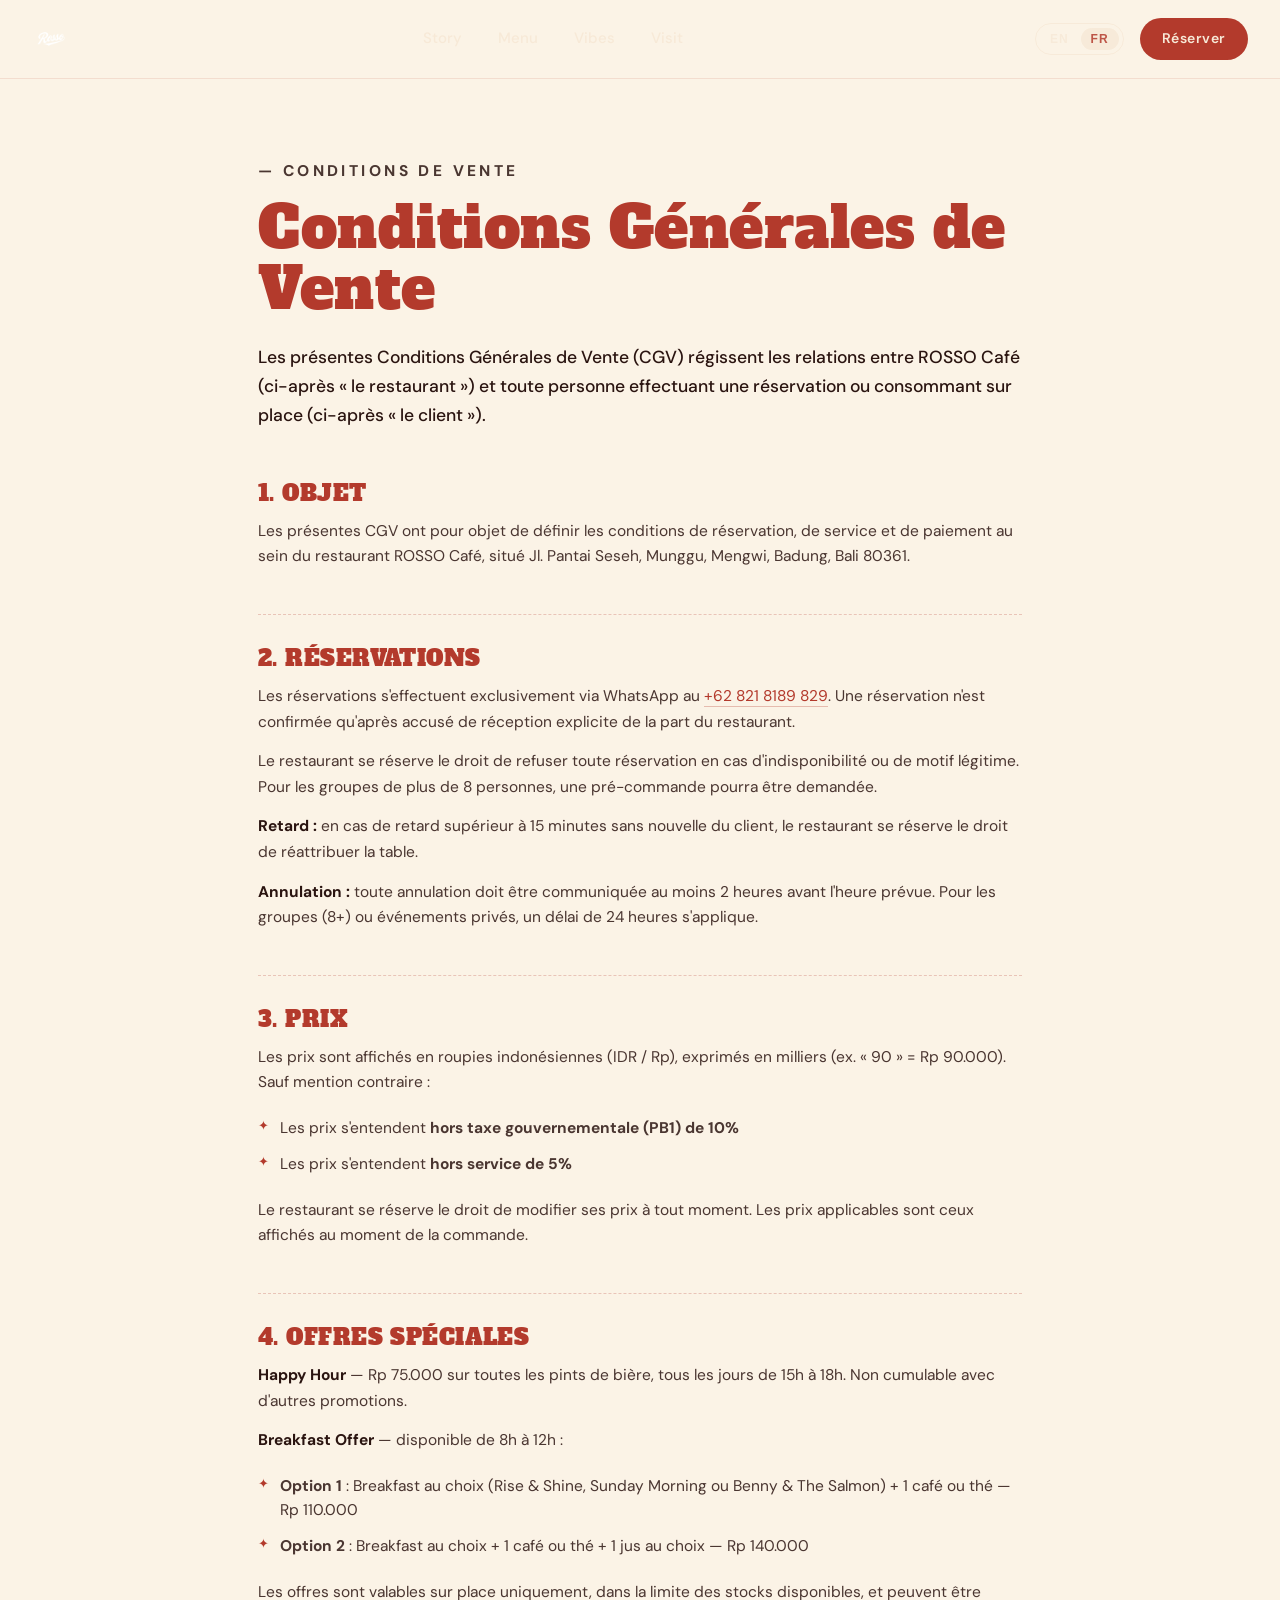
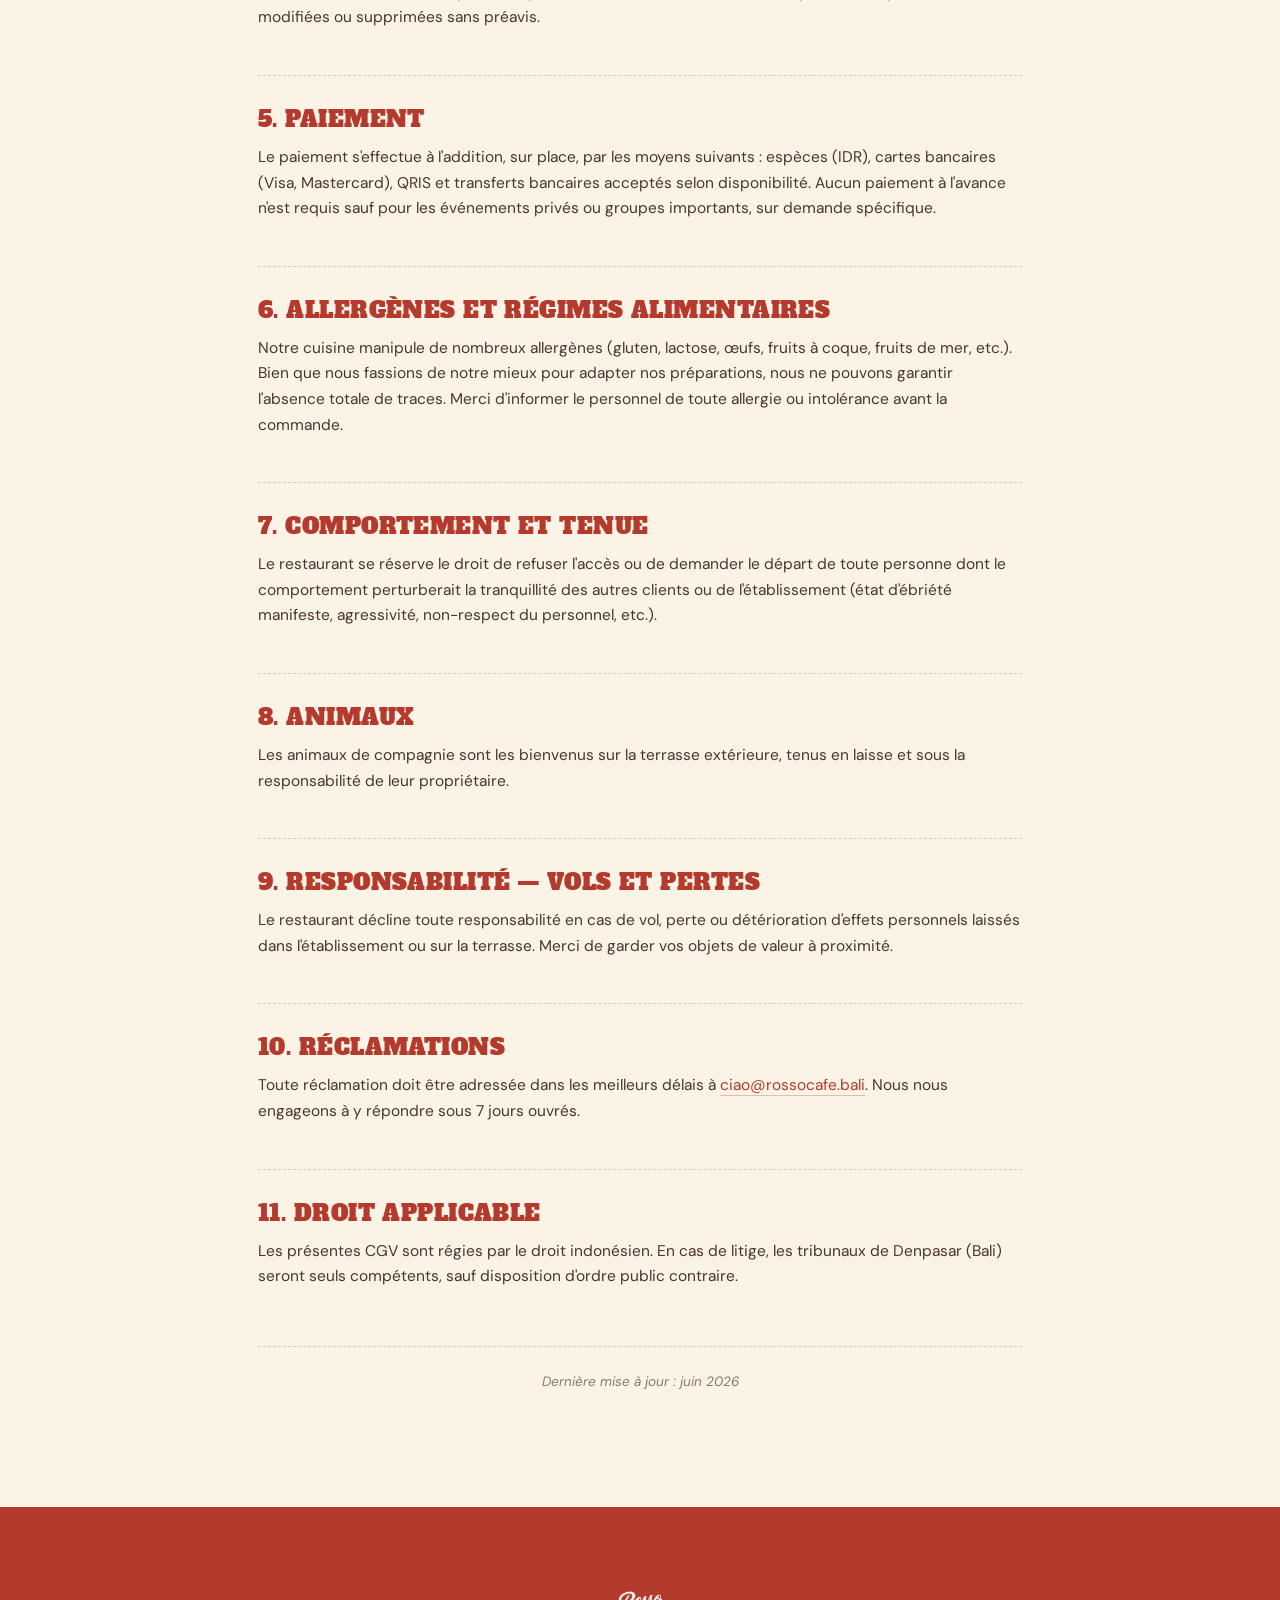
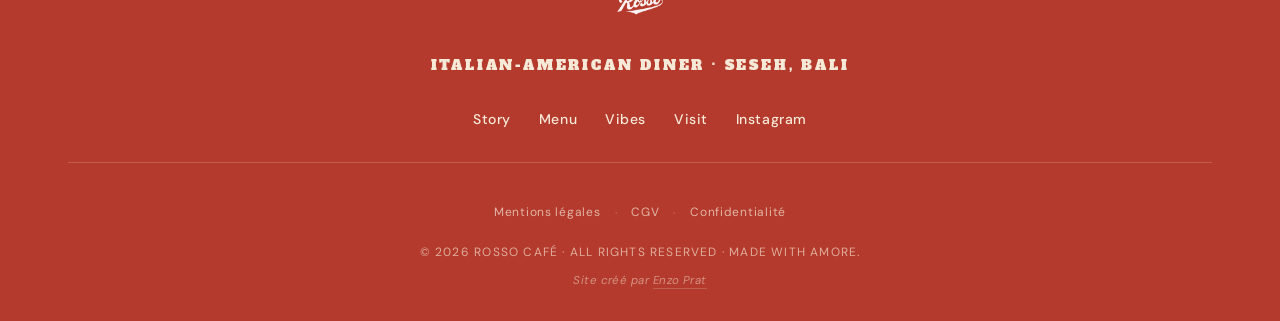
<file: cgv.html>
<!DOCTYPE html>
<html lang="fr">
<head>
  <meta charset="UTF-8" />
  <meta name="viewport" content="width=device-width, initial-scale=1.0" />
  <title>CGV — Rosso, Seseh Bali</title>
  <meta name="description" content="Conditions Générales de Vente du restaurant Rosso Café — Seseh, Bali." />
  <meta name="robots" content="noindex,follow" />
  <link rel="alternate" hreflang="en" href="terms.html" />
  <link rel="icon" type="image/png" href="assets/img/logo-circle-red.png" />
  <link rel="preconnect" href="https://fonts.googleapis.com">
  <link rel="preconnect" href="https://fonts.gstatic.com" crossorigin>
  <link href="https://fonts.googleapis.com/css2?family=Alfa+Slab+One&family=DM+Sans:wght@400;500;700&family=Pacifico&display=swap" rel="stylesheet">
  <link rel="stylesheet" href="styles.css" />
</head>
<body class="legal-body" data-en-href="terms.html">

  <header class="nav nav-static">
    <a href="index.html" class="nav-logo">
      <img src="assets/img/logo-red.png" alt="Rosso" />
    </a>
    <nav class="nav-links">
      <a href="index.html#about">Story</a>
      <a href="index.html#menu">Menu</a>
      <a href="index.html#vibes">Vibes</a>
      <a href="index.html#visit">Visit</a>
    </nav>
    <div class="nav-right">
      <div class="lang-switch" role="group" aria-label="Language">
        <button type="button" data-lang="en" aria-pressed="false">EN</button>
        <button type="button" data-lang="fr" aria-pressed="true">FR</button>
      </div>
      <a href="index.html#visit" class="nav-cta">Réserver</a>
    </div>
  </header>

  <main class="legal">
    <div class="container">
      <p class="eyebrow eyebrow-red">— Conditions de vente</p>
      <h1>Conditions Générales de Vente</h1>
      <p class="legal-lead">Les présentes Conditions Générales de Vente (CGV) régissent les relations entre ROSSO Café (ci-après « le restaurant ») et toute personne effectuant une réservation ou consommant sur place (ci-après « le client »).</p>

      <section>
        <h2>1. Objet</h2>
        <p>Les présentes CGV ont pour objet de définir les conditions de réservation, de service et de paiement au sein du restaurant ROSSO Café, situé Jl. Pantai Seseh, Munggu, Mengwi, Badung, Bali 80361.</p>
      </section>

      <section>
        <h2>2. Réservations</h2>
        <p>Les réservations s'effectuent exclusivement via WhatsApp au <a href="https://wa.me/628218189829">+62 821 8189 829</a>. Une réservation n'est confirmée qu'après accusé de réception explicite de la part du restaurant.</p>
        <p>Le restaurant se réserve le droit de refuser toute réservation en cas d'indisponibilité ou de motif légitime. Pour les groupes de plus de 8 personnes, une pré-commande pourra être demandée.</p>
        <p><strong>Retard :</strong> en cas de retard supérieur à 15 minutes sans nouvelle du client, le restaurant se réserve le droit de réattribuer la table.</p>
        <p><strong>Annulation :</strong> toute annulation doit être communiquée au moins 2 heures avant l'heure prévue. Pour les groupes (8+) ou événements privés, un délai de 24 heures s'applique.</p>
      </section>

      <section>
        <h2>3. Prix</h2>
        <p>Les prix sont affichés en roupies indonésiennes (IDR / Rp), exprimés en milliers (ex. « 90 » = Rp 90.000). Sauf mention contraire :</p>
        <ul class="legal-list">
          <li>Les prix s'entendent <strong>hors taxe gouvernementale (PB1) de 10%</strong></li>
          <li>Les prix s'entendent <strong>hors service de 5%</strong></li>
        </ul>
        <p>Le restaurant se réserve le droit de modifier ses prix à tout moment. Les prix applicables sont ceux affichés au moment de la commande.</p>
      </section>

      <section>
        <h2>4. Offres spéciales</h2>
        <p><strong>Happy Hour</strong> — Rp 75.000 sur toutes les pints de bière, tous les jours de 15h à 18h. Non cumulable avec d'autres promotions.</p>
        <p><strong>Breakfast Offer</strong> — disponible de 8h à 12h :</p>
        <ul class="legal-list">
          <li><strong>Option 1</strong> : Breakfast au choix (Rise &amp; Shine, Sunday Morning ou Benny &amp; The Salmon) + 1 café ou thé — Rp 110.000</li>
          <li><strong>Option 2</strong> : Breakfast au choix + 1 café ou thé + 1 jus au choix — Rp 140.000</li>
        </ul>
        <p>Les offres sont valables sur place uniquement, dans la limite des stocks disponibles, et peuvent être modifiées ou supprimées sans préavis.</p>
      </section>

      <section>
        <h2>5. Paiement</h2>
        <p>Le paiement s'effectue à l'addition, sur place, par les moyens suivants : espèces (IDR), cartes bancaires (Visa, Mastercard), QRIS et transferts bancaires acceptés selon disponibilité. Aucun paiement à l'avance n'est requis sauf pour les événements privés ou groupes importants, sur demande spécifique.</p>
      </section>

      <section>
        <h2>6. Allergènes et régimes alimentaires</h2>
        <p>Notre cuisine manipule de nombreux allergènes (gluten, lactose, œufs, fruits à coque, fruits de mer, etc.). Bien que nous fassions de notre mieux pour adapter nos préparations, nous ne pouvons garantir l'absence totale de traces. Merci d'informer le personnel de toute allergie ou intolérance avant la commande.</p>
      </section>

      <section>
        <h2>7. Comportement et tenue</h2>
        <p>Le restaurant se réserve le droit de refuser l'accès ou de demander le départ de toute personne dont le comportement perturberait la tranquillité des autres clients ou de l'établissement (état d'ébriété manifeste, agressivité, non-respect du personnel, etc.).</p>
      </section>

      <section>
        <h2>8. Animaux</h2>
        <p>Les animaux de compagnie sont les bienvenus sur la terrasse extérieure, tenus en laisse et sous la responsabilité de leur propriétaire.</p>
      </section>

      <section>
        <h2>9. Responsabilité — vols et pertes</h2>
        <p>Le restaurant décline toute responsabilité en cas de vol, perte ou détérioration d'effets personnels laissés dans l'établissement ou sur la terrasse. Merci de garder vos objets de valeur à proximité.</p>
      </section>

      <section>
        <h2>10. Réclamations</h2>
        <p>Toute réclamation doit être adressée dans les meilleurs délais à <a href="mailto:ciao@rossocafe.bali">ciao@rossocafe.bali</a>. Nous nous engageons à y répondre sous 7 jours ouvrés.</p>
      </section>

      <section>
        <h2>11. Droit applicable</h2>
        <p>Les présentes CGV sont régies par le droit indonésien. En cas de litige, les tribunaux de Denpasar (Bali) seront seuls compétents, sauf disposition d'ordre public contraire.</p>
      </section>

      <p class="legal-updated">Dernière mise à jour : juin 2026</p>
    </div>
  </main>

  <footer class="footer">
    <div class="container footer-inner">
      <img src="assets/img/logo-red.png" alt="Rosso" class="footer-logo"/>
      <p class="footer-tag">Italian-American diner · Seseh, Bali</p>
      <div class="footer-links">
        <a href="index.html#about">Story</a>
        <a href="index.html#menu">Menu</a>
        <a href="index.html#vibes">Vibes</a>
        <a href="index.html#visit">Visit</a>
        <a href="https://instagram.com/rossocafe.bali">Instagram</a>
      </div>
      <div class="footer-sublinks">
        <a href="mentions-legales.html">Mentions légales</a>
        <span>·</span>
        <a href="cgv.html">CGV</a>
        <span>·</span>
        <a href="politique-confidentialite.html">Confidentialité</a>
      </div>
      <p class="footer-copy">© <span id="year"></span> Rosso Café · All rights reserved · Made with amore.</p>
      <p class="footer-credit">Site créé par <a href="https://enzoprat.fr" target="_blank" rel="noopener">Enzo Prat</a></p>
    </div>
  </footer>

  <script>document.getElementById('year').textContent = new Date().getFullYear();</script>
  <script src="i18n.js"></script>
</body>
</html>
</file>
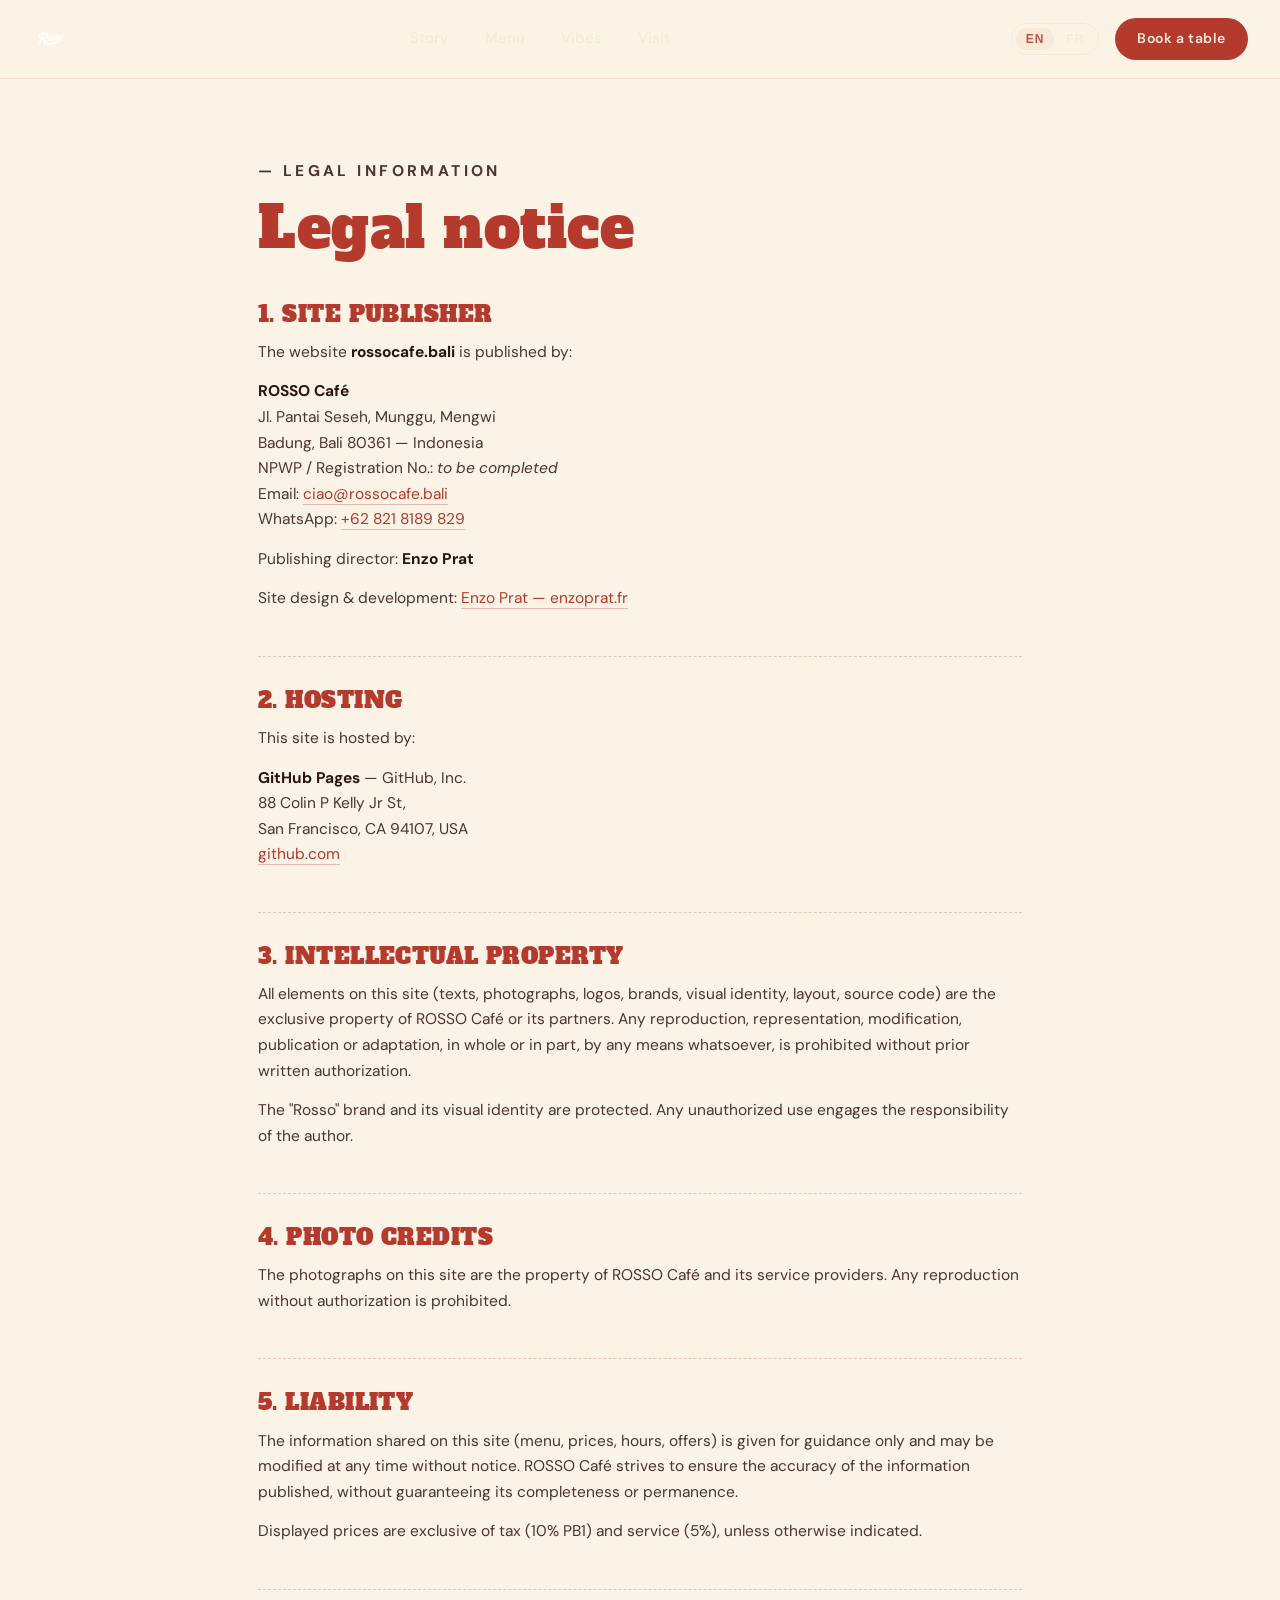
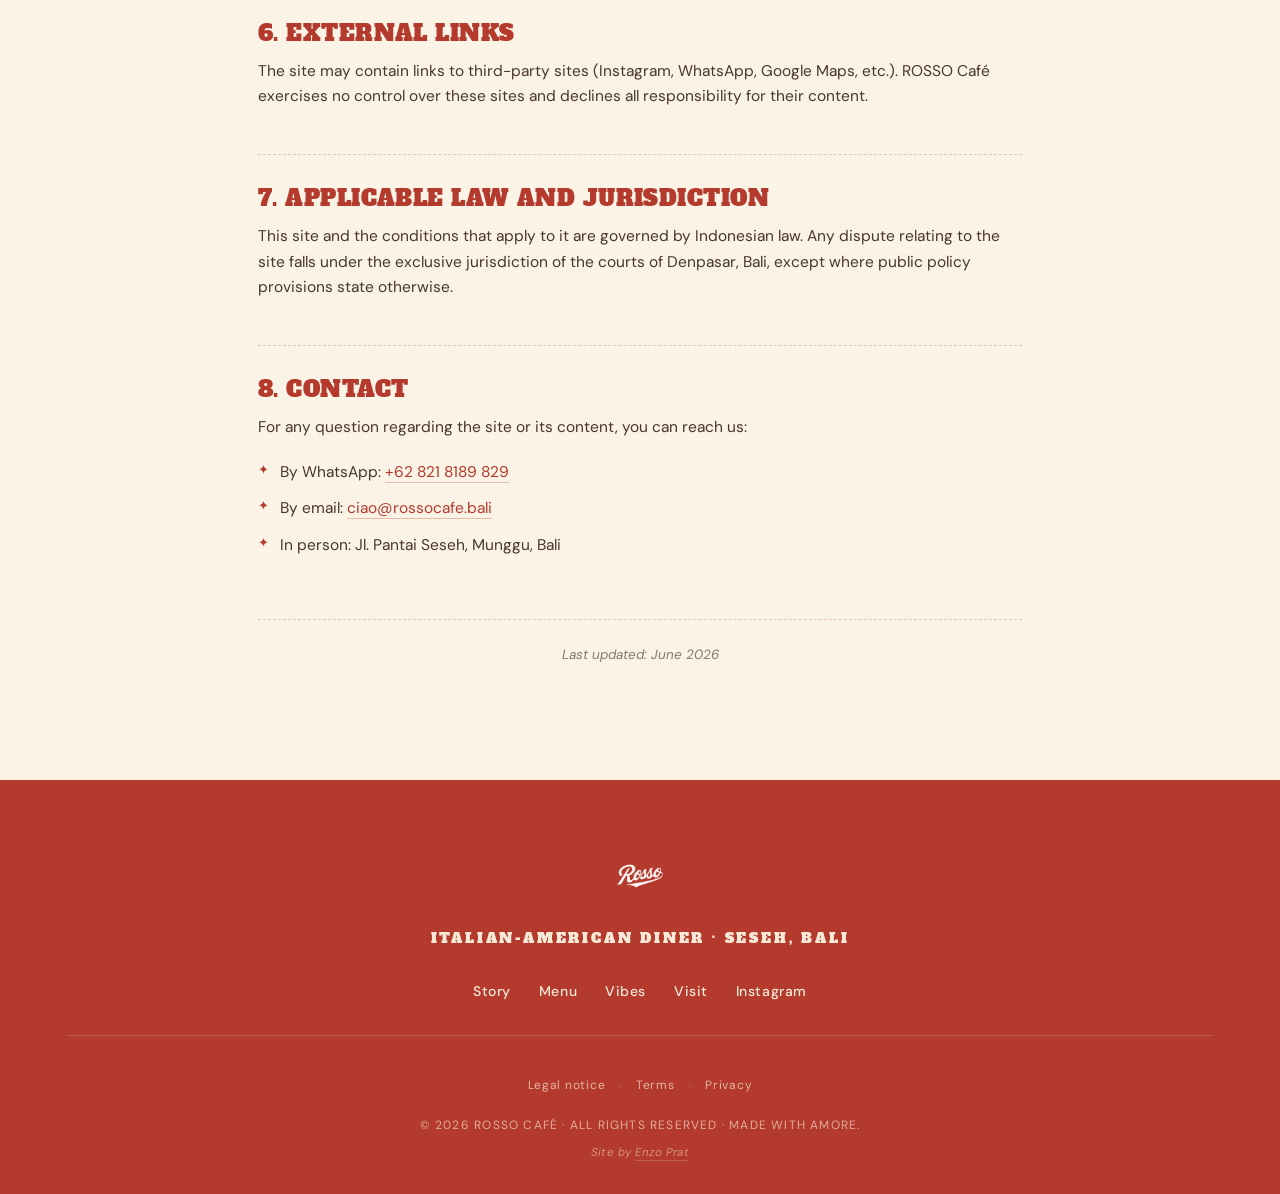
<file: legal-notice.html>
<!DOCTYPE html>
<html lang="en">
<head>
  <meta charset="UTF-8" />
  <meta name="viewport" content="width=device-width, initial-scale=1.0" />
  <title>Legal notice — Rosso, Seseh Bali</title>
  <meta name="description" content="Legal notice for the Rosso Café website — Seseh, Bali." />
  <meta name="robots" content="noindex,follow" />
  <link rel="alternate" hreflang="fr" href="mentions-legales.html" />
  <link rel="icon" type="image/png" href="assets/img/logo-circle-red.png" />
  <link rel="preconnect" href="https://fonts.googleapis.com">
  <link rel="preconnect" href="https://fonts.gstatic.com" crossorigin>
  <link href="https://fonts.googleapis.com/css2?family=Alfa+Slab+One&family=DM+Sans:wght@400;500;700&family=Pacifico&display=swap" rel="stylesheet">
  <link rel="stylesheet" href="styles.css" />
</head>
<body class="legal-body" data-fr-href="mentions-legales.html">

  <header class="nav nav-static">
    <a href="index.html" class="nav-logo">
      <img src="assets/img/logo-red.png" alt="Rosso" />
    </a>
    <nav class="nav-links">
      <a href="index.html#about">Story</a>
      <a href="index.html#menu">Menu</a>
      <a href="index.html#gallery">Vibes</a>
      <a href="index.html#visit">Visit</a>
    </nav>
    <div class="nav-right">
      <div class="lang-switch" role="group" aria-label="Language">
        <button type="button" data-lang="en" aria-pressed="true">EN</button>
        <button type="button" data-lang="fr" aria-pressed="false">FR</button>
      </div>
      <a href="index.html#visit" class="nav-cta">Book a table</a>
    </div>
  </header>

  <main class="legal">
    <div class="container">
      <p class="eyebrow eyebrow-red">— Legal information</p>
      <h1>Legal notice</h1>

      <section>
        <h2>1. Site publisher</h2>
        <p>The website <strong>rossocafe.bali</strong> is published by:</p>
        <p>
          <strong>ROSSO Café</strong><br/>
          Jl. Pantai Seseh, Munggu, Mengwi<br/>
          Badung, Bali 80361 — Indonesia<br/>
          NPWP / Registration No.: <em>to be completed</em><br/>
          Email: <a href="mailto:ciao@rossocafe.bali">ciao@rossocafe.bali</a><br/>
          WhatsApp: <a href="https://wa.me/628218189829">+62 821 8189 829</a>
        </p>
        <p>Publishing director: <strong>Enzo Prat</strong></p>
        <p>Site design &amp; development: <a href="https://enzoprat.fr" target="_blank" rel="noopener">Enzo Prat — enzoprat.fr</a></p>
      </section>

      <section>
        <h2>2. Hosting</h2>
        <p>This site is hosted by:</p>
        <p>
          <strong>GitHub Pages</strong> — GitHub, Inc.<br/>
          88 Colin P Kelly Jr St,<br/>
          San Francisco, CA 94107, USA<br/>
          <a href="https://github.com">github.com</a>
        </p>
      </section>

      <section>
        <h2>3. Intellectual property</h2>
        <p>All elements on this site (texts, photographs, logos, brands, visual identity, layout, source code) are the exclusive property of ROSSO Café or its partners. Any reproduction, representation, modification, publication or adaptation, in whole or in part, by any means whatsoever, is prohibited without prior written authorization.</p>
        <p>The "Rosso" brand and its visual identity are protected. Any unauthorized use engages the responsibility of the author.</p>
      </section>

      <section>
        <h2>4. Photo credits</h2>
        <p>The photographs on this site are the property of ROSSO Café and its service providers. Any reproduction without authorization is prohibited.</p>
      </section>

      <section>
        <h2>5. Liability</h2>
        <p>The information shared on this site (menu, prices, hours, offers) is given for guidance only and may be modified at any time without notice. ROSSO Café strives to ensure the accuracy of the information published, without guaranteeing its completeness or permanence.</p>
        <p>Displayed prices are exclusive of tax (10% PB1) and service (5%), unless otherwise indicated.</p>
      </section>

      <section>
        <h2>6. External links</h2>
        <p>The site may contain links to third-party sites (Instagram, WhatsApp, Google Maps, etc.). ROSSO Café exercises no control over these sites and declines all responsibility for their content.</p>
      </section>

      <section>
        <h2>7. Applicable law and jurisdiction</h2>
        <p>This site and the conditions that apply to it are governed by Indonesian law. Any dispute relating to the site falls under the exclusive jurisdiction of the courts of Denpasar, Bali, except where public policy provisions state otherwise.</p>
      </section>

      <section>
        <h2>8. Contact</h2>
        <p>For any question regarding the site or its content, you can reach us:</p>
        <ul class="legal-list">
          <li>By WhatsApp: <a href="https://wa.me/628218189829">+62 821 8189 829</a></li>
          <li>By email: <a href="mailto:ciao@rossocafe.bali">ciao@rossocafe.bali</a></li>
          <li>In person: Jl. Pantai Seseh, Munggu, Bali</li>
        </ul>
      </section>

      <p class="legal-updated">Last updated: June 2026</p>
    </div>
  </main>

  <footer class="footer">
    <div class="container footer-inner">
      <img src="assets/img/logo-red.png" alt="Rosso" class="footer-logo"/>
      <p class="footer-tag">Italian-American diner · Seseh, Bali</p>
      <div class="footer-links">
        <a href="index.html#about">Story</a>
        <a href="index.html#menu">Menu</a>
        <a href="index.html#gallery">Vibes</a>
        <a href="index.html#visit">Visit</a>
        <a href="https://instagram.com/rossocafe.bali">Instagram</a>
      </div>
      <div class="footer-sublinks">
        <a data-i18n-href="href.legal" href="legal-notice.html">Legal notice</a>
        <span>·</span>
        <a data-i18n-href="href.terms" href="terms.html">Terms</a>
        <span>·</span>
        <a data-i18n-href="href.privacy" href="privacy-policy.html">Privacy</a>
      </div>
      <p class="footer-copy">© <span id="year"></span> Rosso Café · All rights reserved · Made with amore.</p>
      <p class="footer-credit">Site by <a href="https://enzoprat.fr" target="_blank" rel="noopener">Enzo Prat</a></p>
    </div>
  </footer>

  <script>document.getElementById('year').textContent = new Date().getFullYear();</script>
  <script src="i18n.js"></script>
</body>
</html>
</file>
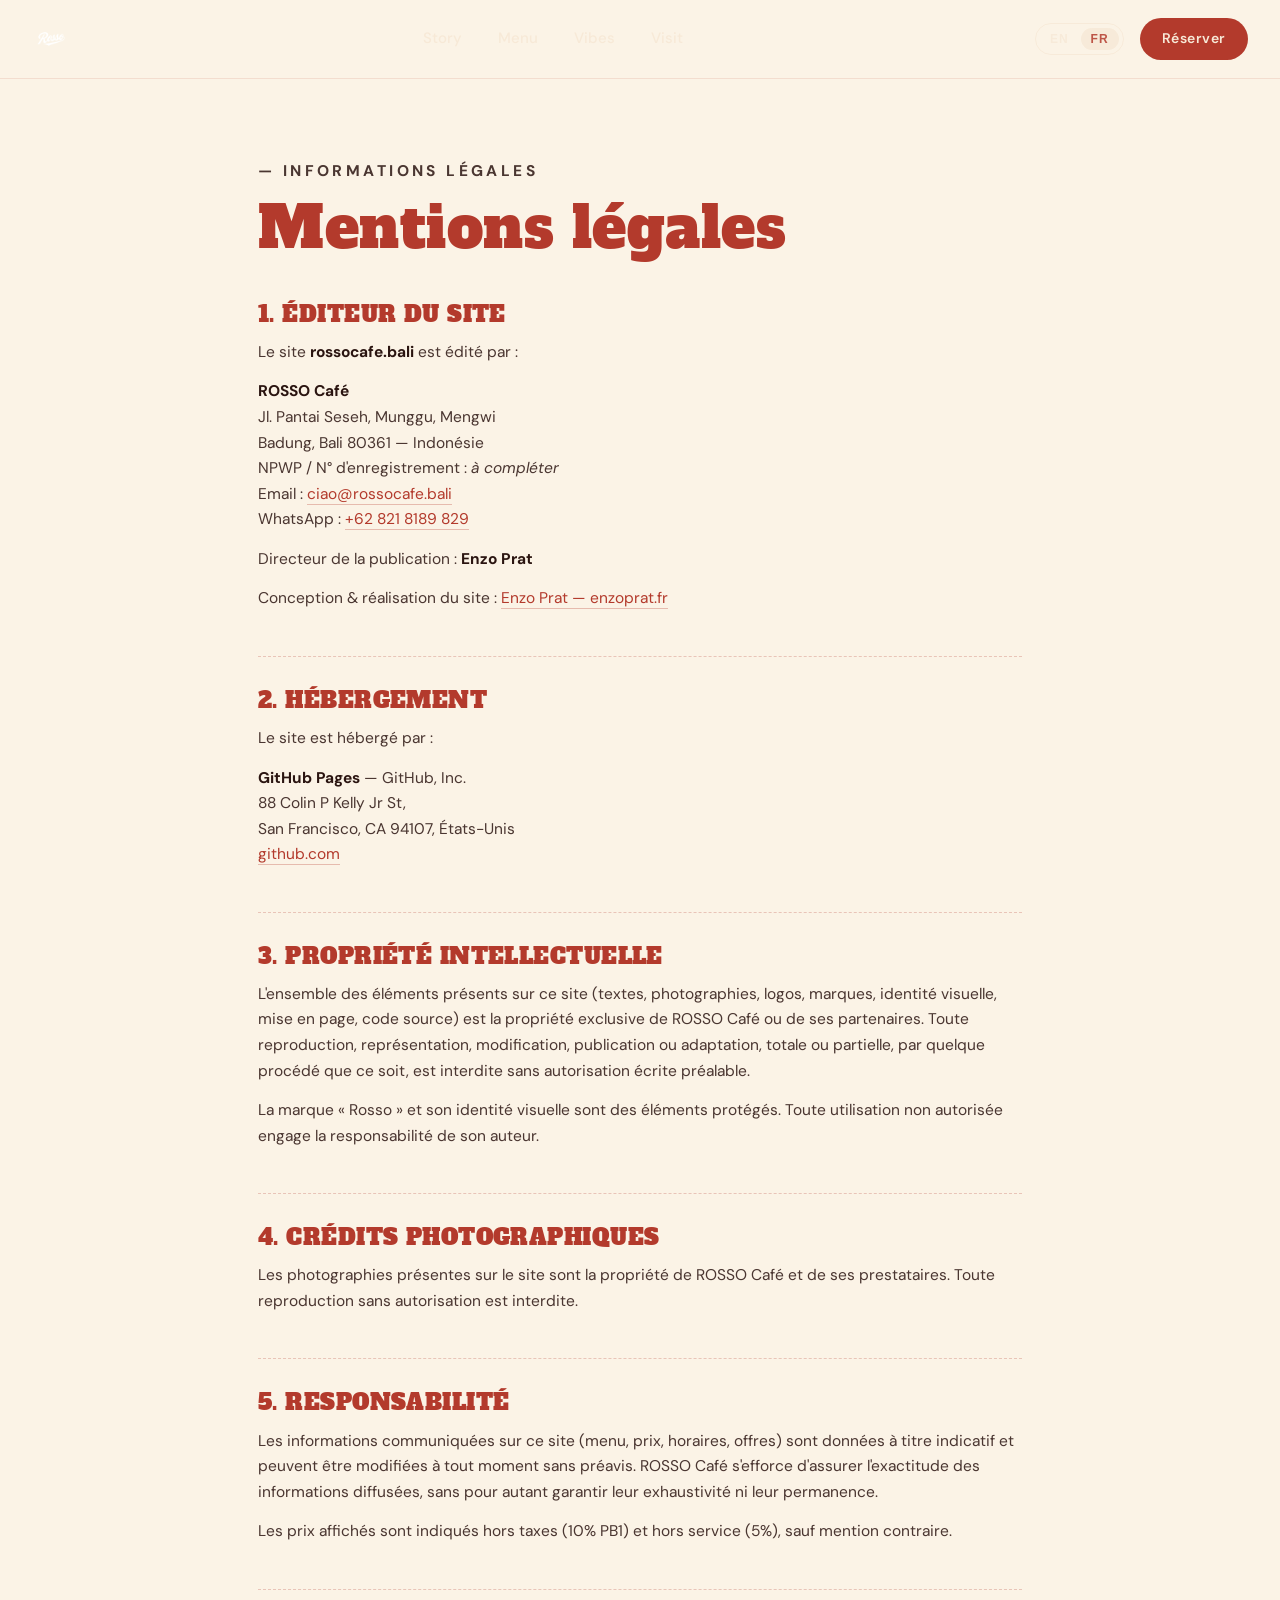
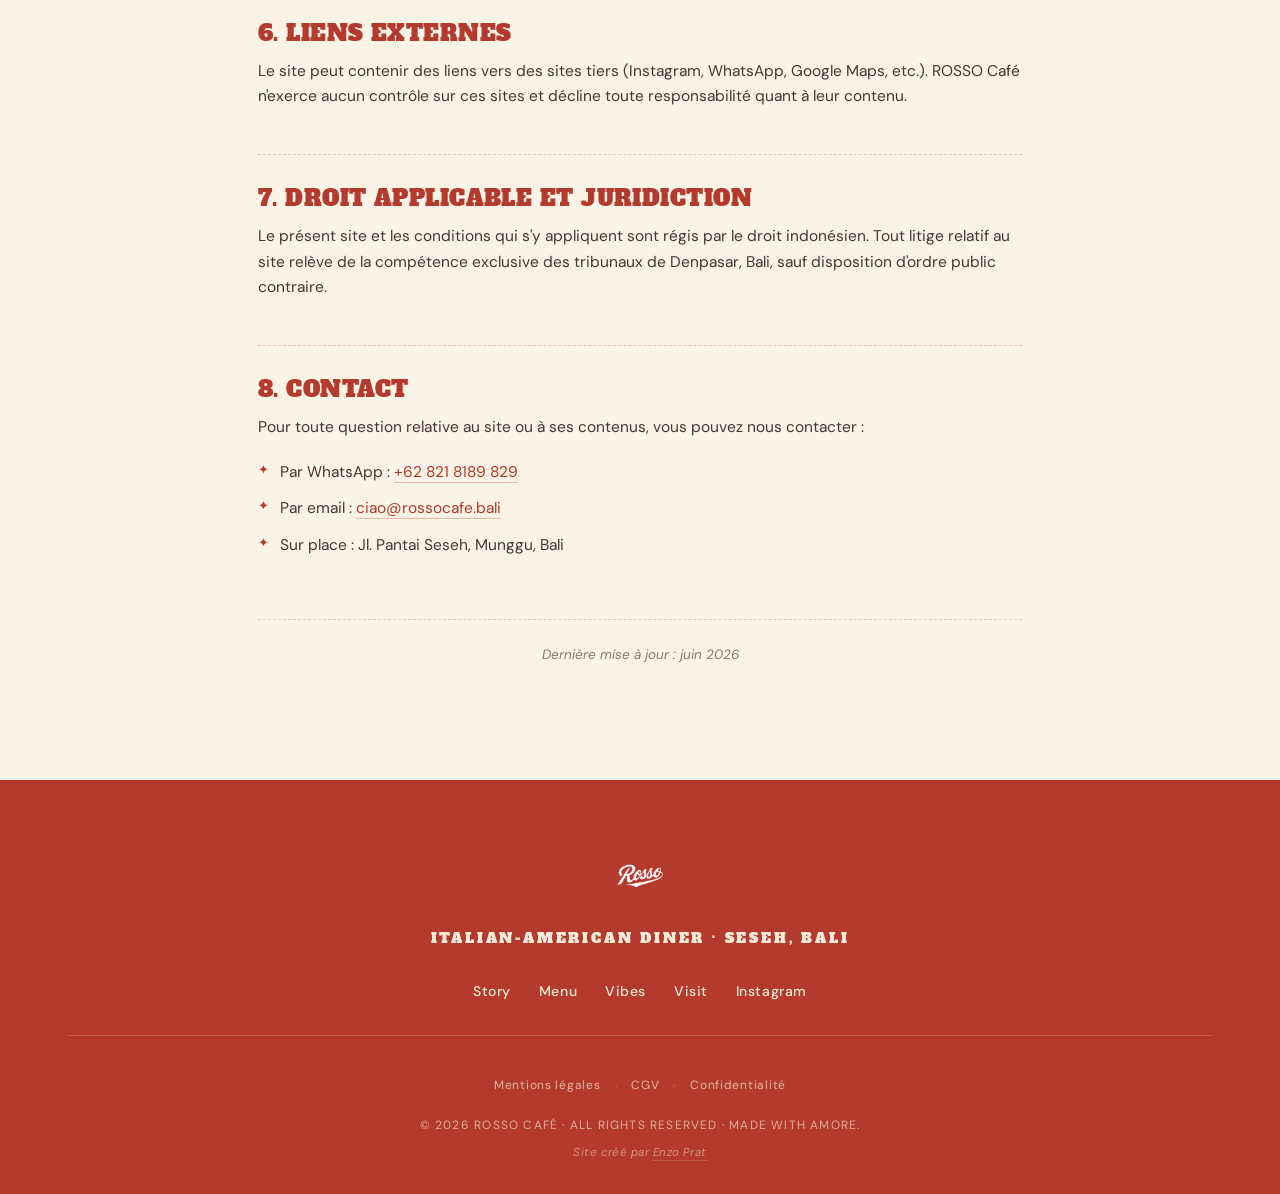
<file: mentions-legales.html>
<!DOCTYPE html>
<html lang="fr">
<head>
  <meta charset="UTF-8" />
  <meta name="viewport" content="width=device-width, initial-scale=1.0" />
  <title>Mentions légales — Rosso, Seseh Bali</title>
  <meta name="description" content="Mentions légales du site Rosso Café — Seseh, Bali." />
  <meta name="robots" content="noindex,follow" />
  <link rel="alternate" hreflang="en" href="legal-notice.html" />
  <link rel="icon" type="image/png" href="assets/img/logo-circle-red.png" />
  <link rel="preconnect" href="https://fonts.googleapis.com">
  <link rel="preconnect" href="https://fonts.gstatic.com" crossorigin>
  <link href="https://fonts.googleapis.com/css2?family=Alfa+Slab+One&family=DM+Sans:wght@400;500;700&family=Pacifico&display=swap" rel="stylesheet">
  <link rel="stylesheet" href="styles.css" />
</head>
<body class="legal-body" data-en-href="legal-notice.html">

  <header class="nav nav-static">
    <a href="index.html" class="nav-logo">
      <img src="assets/img/logo-red.png" alt="Rosso" />
    </a>
    <nav class="nav-links">
      <a href="index.html#about">Story</a>
      <a href="index.html#menu">Menu</a>
      <a href="index.html#vibes">Vibes</a>
      <a href="index.html#visit">Visit</a>
    </nav>
    <div class="nav-right">
      <div class="lang-switch" role="group" aria-label="Language">
        <button type="button" data-lang="en" aria-pressed="false">EN</button>
        <button type="button" data-lang="fr" aria-pressed="true">FR</button>
      </div>
      <a href="index.html#visit" class="nav-cta">Réserver</a>
    </div>
  </header>

  <main class="legal">
    <div class="container">
      <p class="eyebrow eyebrow-red">— Informations légales</p>
      <h1>Mentions légales</h1>

      <section>
        <h2>1. Éditeur du site</h2>
        <p>Le site <strong>rossocafe.bali</strong> est édité par :</p>
        <p>
          <strong>ROSSO Café</strong><br/>
          Jl. Pantai Seseh, Munggu, Mengwi<br/>
          Badung, Bali 80361 — Indonésie<br/>
          NPWP / N° d'enregistrement : <em>à compléter</em><br/>
          Email : <a href="mailto:ciao@rossocafe.bali">ciao@rossocafe.bali</a><br/>
          WhatsApp : <a href="https://wa.me/628218189829">+62 821 8189 829</a>
        </p>
        <p>Directeur de la publication : <strong>Enzo Prat</strong></p>
        <p>Conception &amp; réalisation du site : <a href="https://enzoprat.fr" target="_blank" rel="noopener">Enzo Prat — enzoprat.fr</a></p>
      </section>

      <section>
        <h2>2. Hébergement</h2>
        <p>Le site est hébergé par :</p>
        <p>
          <strong>GitHub Pages</strong> — GitHub, Inc.<br/>
          88 Colin P Kelly Jr St,<br/>
          San Francisco, CA 94107, États-Unis<br/>
          <a href="https://github.com">github.com</a>
        </p>
      </section>

      <section>
        <h2>3. Propriété intellectuelle</h2>
        <p>L'ensemble des éléments présents sur ce site (textes, photographies, logos, marques, identité visuelle, mise en page, code source) est la propriété exclusive de ROSSO Café ou de ses partenaires. Toute reproduction, représentation, modification, publication ou adaptation, totale ou partielle, par quelque procédé que ce soit, est interdite sans autorisation écrite préalable.</p>
        <p>La marque « Rosso » et son identité visuelle sont des éléments protégés. Toute utilisation non autorisée engage la responsabilité de son auteur.</p>
      </section>

      <section>
        <h2>4. Crédits photographiques</h2>
        <p>Les photographies présentes sur le site sont la propriété de ROSSO Café et de ses prestataires. Toute reproduction sans autorisation est interdite.</p>
      </section>

      <section>
        <h2>5. Responsabilité</h2>
        <p>Les informations communiquées sur ce site (menu, prix, horaires, offres) sont données à titre indicatif et peuvent être modifiées à tout moment sans préavis. ROSSO Café s'efforce d'assurer l'exactitude des informations diffusées, sans pour autant garantir leur exhaustivité ni leur permanence.</p>
        <p>Les prix affichés sont indiqués hors taxes (10% PB1) et hors service (5%), sauf mention contraire.</p>
      </section>

      <section>
        <h2>6. Liens externes</h2>
        <p>Le site peut contenir des liens vers des sites tiers (Instagram, WhatsApp, Google Maps, etc.). ROSSO Café n'exerce aucun contrôle sur ces sites et décline toute responsabilité quant à leur contenu.</p>
      </section>

      <section>
        <h2>7. Droit applicable et juridiction</h2>
        <p>Le présent site et les conditions qui s'y appliquent sont régis par le droit indonésien. Tout litige relatif au site relève de la compétence exclusive des tribunaux de Denpasar, Bali, sauf disposition d'ordre public contraire.</p>
      </section>

      <section>
        <h2>8. Contact</h2>
        <p>Pour toute question relative au site ou à ses contenus, vous pouvez nous contacter :</p>
        <ul class="legal-list">
          <li>Par WhatsApp : <a href="https://wa.me/628218189829">+62 821 8189 829</a></li>
          <li>Par email : <a href="mailto:ciao@rossocafe.bali">ciao@rossocafe.bali</a></li>
          <li>Sur place : Jl. Pantai Seseh, Munggu, Bali</li>
        </ul>
      </section>

      <p class="legal-updated">Dernière mise à jour : juin 2026</p>
    </div>
  </main>

  <footer class="footer">
    <div class="container footer-inner">
      <img src="assets/img/logo-red.png" alt="Rosso" class="footer-logo"/>
      <p class="footer-tag">Italian-American diner · Seseh, Bali</p>
      <div class="footer-links">
        <a href="index.html#about">Story</a>
        <a href="index.html#menu">Menu</a>
        <a href="index.html#vibes">Vibes</a>
        <a href="index.html#visit">Visit</a>
        <a href="https://instagram.com/rossocafe.bali">Instagram</a>
      </div>
      <div class="footer-sublinks">
        <a href="mentions-legales.html">Mentions légales</a>
        <span>·</span>
        <a href="cgv.html">CGV</a>
        <span>·</span>
        <a href="politique-confidentialite.html">Confidentialité</a>
      </div>
      <p class="footer-copy">© <span id="year"></span> Rosso Café · All rights reserved · Made with amore.</p>
      <p class="footer-credit">Site créé par <a href="https://enzoprat.fr" target="_blank" rel="noopener">Enzo Prat</a></p>
    </div>
  </footer>

  <script>document.getElementById('year').textContent = new Date().getFullYear();</script>
  <script src="i18n.js"></script>
</body>
</html>
</file>
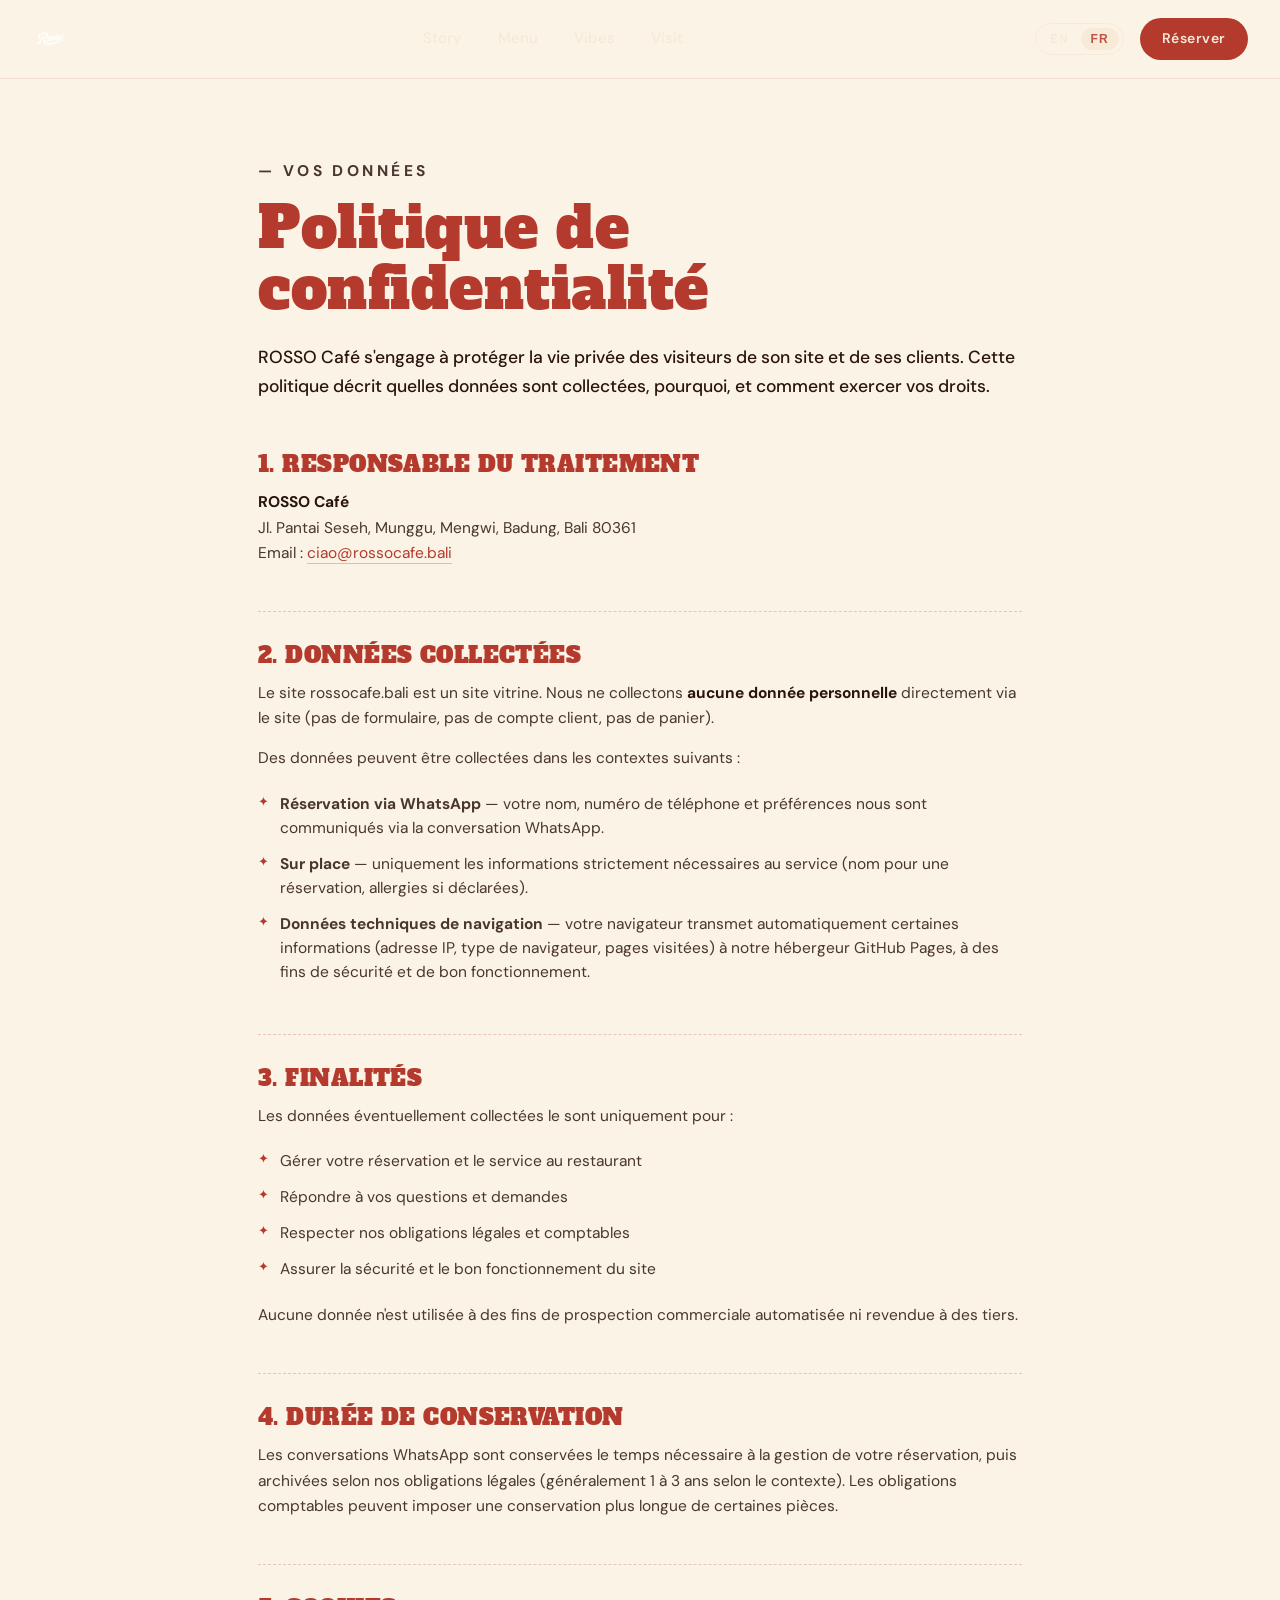
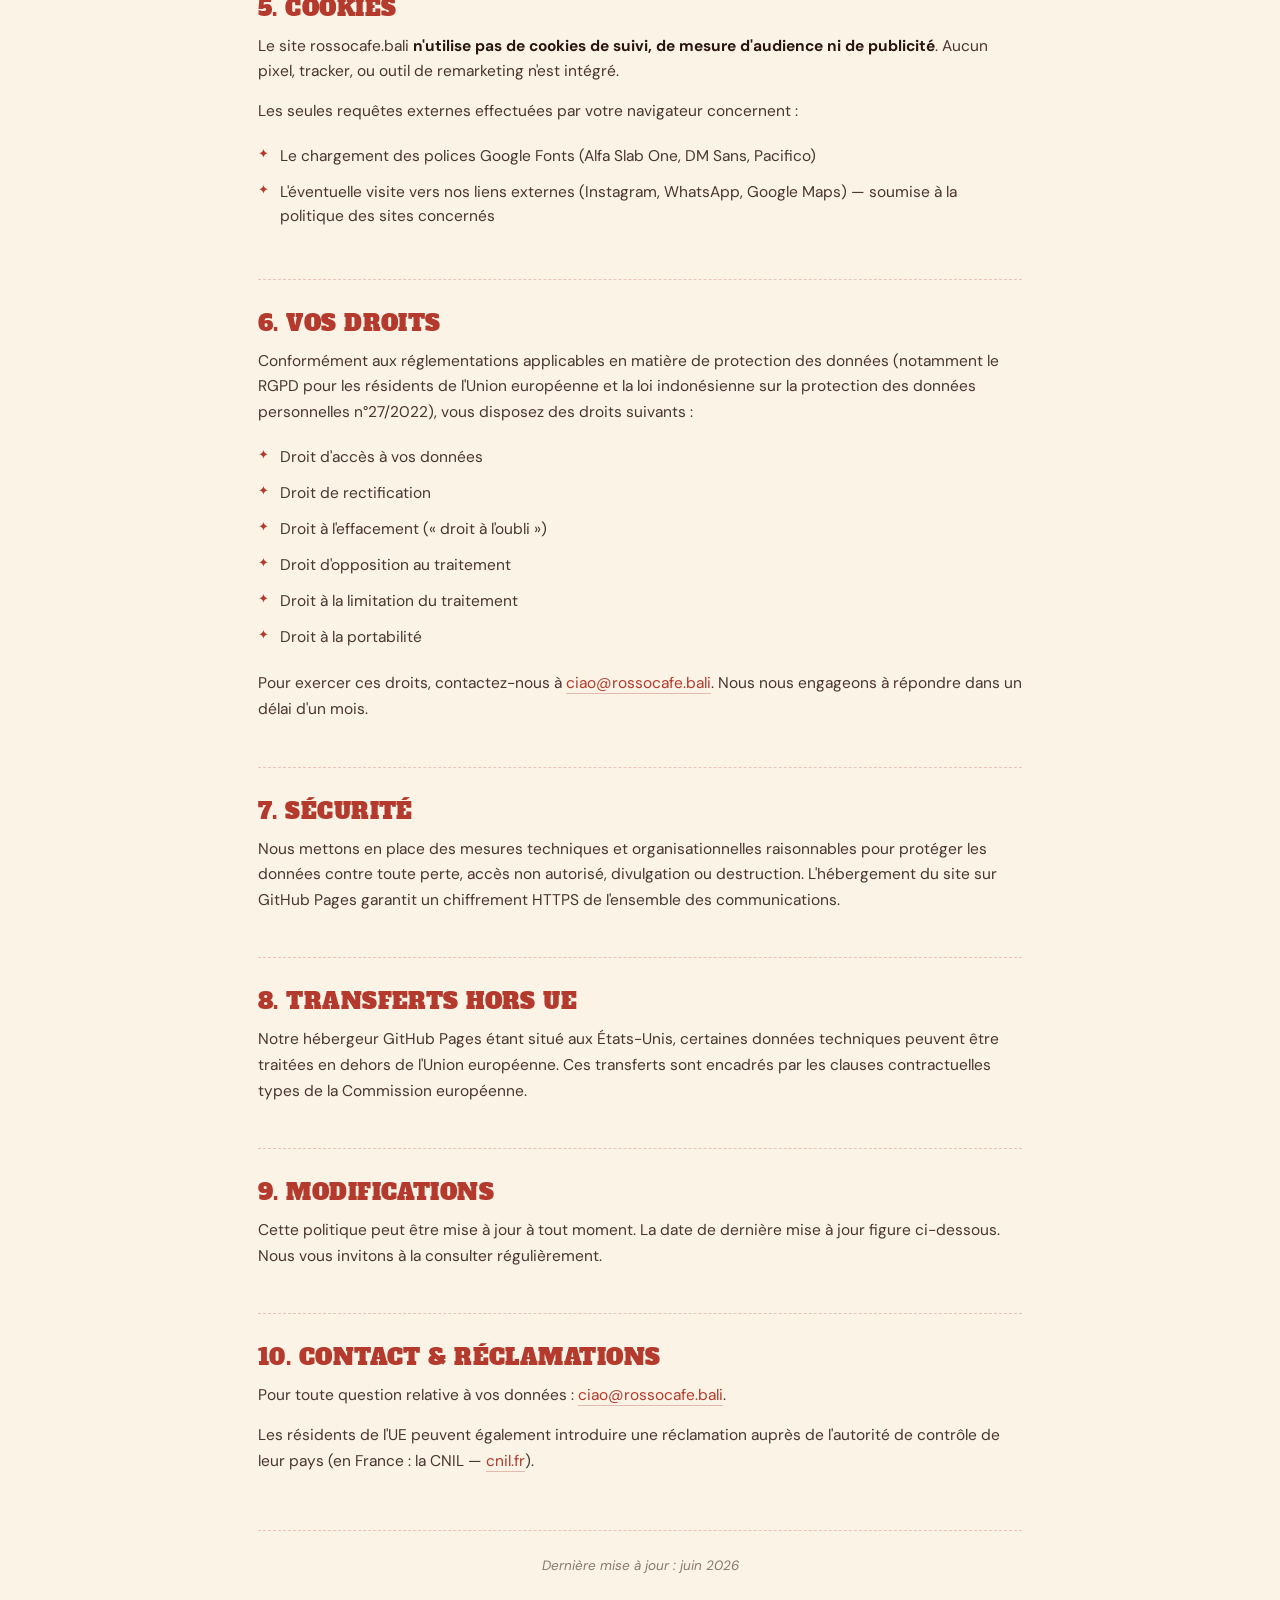
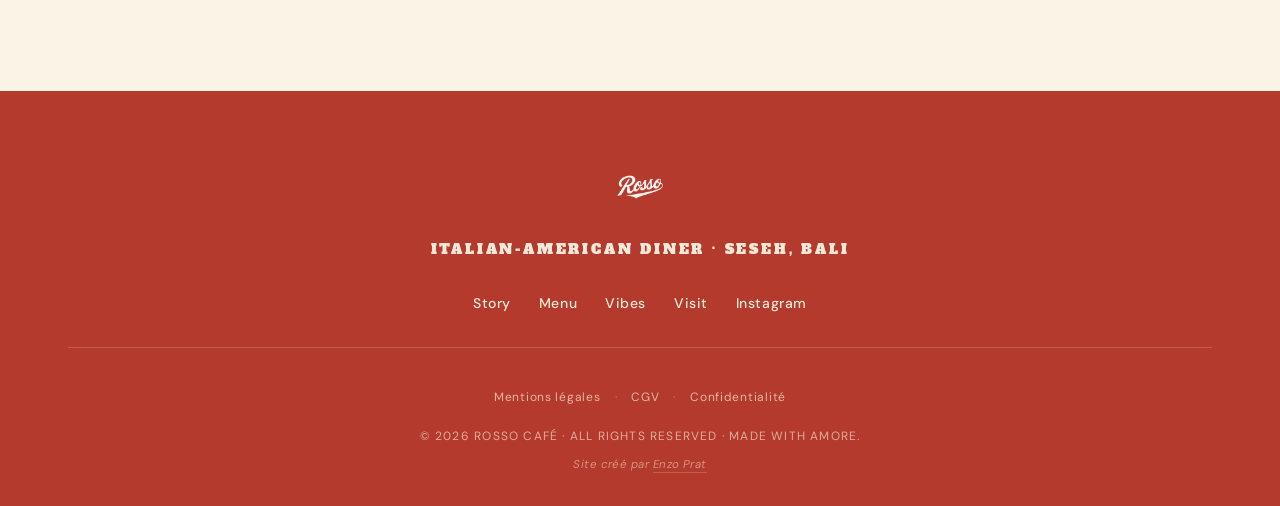
<file: politique-confidentialite.html>
<!DOCTYPE html>
<html lang="fr">
<head>
  <meta charset="UTF-8" />
  <meta name="viewport" content="width=device-width, initial-scale=1.0" />
  <title>Politique de confidentialité — Rosso, Seseh Bali</title>
  <meta name="description" content="Politique de confidentialité et protection des données — Rosso Café, Seseh Bali." />
  <meta name="robots" content="noindex,follow" />
  <link rel="alternate" hreflang="en" href="privacy-policy.html" />
  <link rel="icon" type="image/png" href="assets/img/logo-circle-red.png" />
  <link rel="preconnect" href="https://fonts.googleapis.com">
  <link rel="preconnect" href="https://fonts.gstatic.com" crossorigin>
  <link href="https://fonts.googleapis.com/css2?family=Alfa+Slab+One&family=DM+Sans:wght@400;500;700&family=Pacifico&display=swap" rel="stylesheet">
  <link rel="stylesheet" href="styles.css" />
</head>
<body class="legal-body" data-en-href="privacy-policy.html">

  <header class="nav nav-static">
    <a href="index.html" class="nav-logo">
      <img src="assets/img/logo-red.png" alt="Rosso" />
    </a>
    <nav class="nav-links">
      <a href="index.html#about">Story</a>
      <a href="index.html#menu">Menu</a>
      <a href="index.html#vibes">Vibes</a>
      <a href="index.html#visit">Visit</a>
    </nav>
    <div class="nav-right">
      <div class="lang-switch" role="group" aria-label="Language">
        <button type="button" data-lang="en" aria-pressed="false">EN</button>
        <button type="button" data-lang="fr" aria-pressed="true">FR</button>
      </div>
      <a href="index.html#visit" class="nav-cta">Réserver</a>
    </div>
  </header>

  <main class="legal">
    <div class="container">
      <p class="eyebrow eyebrow-red">— Vos données</p>
      <h1>Politique de confidentialité</h1>
      <p class="legal-lead">ROSSO Café s'engage à protéger la vie privée des visiteurs de son site et de ses clients. Cette politique décrit quelles données sont collectées, pourquoi, et comment exercer vos droits.</p>

      <section>
        <h2>1. Responsable du traitement</h2>
        <p>
          <strong>ROSSO Café</strong><br/>
          Jl. Pantai Seseh, Munggu, Mengwi, Badung, Bali 80361<br/>
          Email : <a href="mailto:ciao@rossocafe.bali">ciao@rossocafe.bali</a>
        </p>
      </section>

      <section>
        <h2>2. Données collectées</h2>
        <p>Le site rossocafe.bali est un site vitrine. Nous ne collectons <strong>aucune donnée personnelle</strong> directement via le site (pas de formulaire, pas de compte client, pas de panier).</p>
        <p>Des données peuvent être collectées dans les contextes suivants :</p>
        <ul class="legal-list">
          <li><strong>Réservation via WhatsApp</strong> — votre nom, numéro de téléphone et préférences nous sont communiqués via la conversation WhatsApp.</li>
          <li><strong>Sur place</strong> — uniquement les informations strictement nécessaires au service (nom pour une réservation, allergies si déclarées).</li>
          <li><strong>Données techniques de navigation</strong> — votre navigateur transmet automatiquement certaines informations (adresse IP, type de navigateur, pages visitées) à notre hébergeur GitHub Pages, à des fins de sécurité et de bon fonctionnement.</li>
        </ul>
      </section>

      <section>
        <h2>3. Finalités</h2>
        <p>Les données éventuellement collectées le sont uniquement pour :</p>
        <ul class="legal-list">
          <li>Gérer votre réservation et le service au restaurant</li>
          <li>Répondre à vos questions et demandes</li>
          <li>Respecter nos obligations légales et comptables</li>
          <li>Assurer la sécurité et le bon fonctionnement du site</li>
        </ul>
        <p>Aucune donnée n'est utilisée à des fins de prospection commerciale automatisée ni revendue à des tiers.</p>
      </section>

      <section>
        <h2>4. Durée de conservation</h2>
        <p>Les conversations WhatsApp sont conservées le temps nécessaire à la gestion de votre réservation, puis archivées selon nos obligations légales (généralement 1 à 3 ans selon le contexte). Les obligations comptables peuvent imposer une conservation plus longue de certaines pièces.</p>
      </section>

      <section>
        <h2>5. Cookies</h2>
        <p>Le site rossocafe.bali <strong>n'utilise pas de cookies de suivi, de mesure d'audience ni de publicité</strong>. Aucun pixel, tracker, ou outil de remarketing n'est intégré.</p>
        <p>Les seules requêtes externes effectuées par votre navigateur concernent :</p>
        <ul class="legal-list">
          <li>Le chargement des polices Google Fonts (Alfa Slab One, DM Sans, Pacifico)</li>
          <li>L'éventuelle visite vers nos liens externes (Instagram, WhatsApp, Google Maps) — soumise à la politique des sites concernés</li>
        </ul>
      </section>

      <section>
        <h2>6. Vos droits</h2>
        <p>Conformément aux réglementations applicables en matière de protection des données (notamment le RGPD pour les résidents de l'Union européenne et la loi indonésienne sur la protection des données personnelles n°27/2022), vous disposez des droits suivants :</p>
        <ul class="legal-list">
          <li>Droit d'accès à vos données</li>
          <li>Droit de rectification</li>
          <li>Droit à l'effacement (« droit à l'oubli »)</li>
          <li>Droit d'opposition au traitement</li>
          <li>Droit à la limitation du traitement</li>
          <li>Droit à la portabilité</li>
        </ul>
        <p>Pour exercer ces droits, contactez-nous à <a href="mailto:ciao@rossocafe.bali">ciao@rossocafe.bali</a>. Nous nous engageons à répondre dans un délai d'un mois.</p>
      </section>

      <section>
        <h2>7. Sécurité</h2>
        <p>Nous mettons en place des mesures techniques et organisationnelles raisonnables pour protéger les données contre toute perte, accès non autorisé, divulgation ou destruction. L'hébergement du site sur GitHub Pages garantit un chiffrement HTTPS de l'ensemble des communications.</p>
      </section>

      <section>
        <h2>8. Transferts hors UE</h2>
        <p>Notre hébergeur GitHub Pages étant situé aux États-Unis, certaines données techniques peuvent être traitées en dehors de l'Union européenne. Ces transferts sont encadrés par les clauses contractuelles types de la Commission européenne.</p>
      </section>

      <section>
        <h2>9. Modifications</h2>
        <p>Cette politique peut être mise à jour à tout moment. La date de dernière mise à jour figure ci-dessous. Nous vous invitons à la consulter régulièrement.</p>
      </section>

      <section>
        <h2>10. Contact &amp; réclamations</h2>
        <p>Pour toute question relative à vos données : <a href="mailto:ciao@rossocafe.bali">ciao@rossocafe.bali</a>.</p>
        <p>Les résidents de l'UE peuvent également introduire une réclamation auprès de l'autorité de contrôle de leur pays (en France : la CNIL — <a href="https://www.cnil.fr">cnil.fr</a>).</p>
      </section>

      <p class="legal-updated">Dernière mise à jour : juin 2026</p>
    </div>
  </main>

  <footer class="footer">
    <div class="container footer-inner">
      <img src="assets/img/logo-red.png" alt="Rosso" class="footer-logo"/>
      <p class="footer-tag">Italian-American diner · Seseh, Bali</p>
      <div class="footer-links">
        <a href="index.html#about">Story</a>
        <a href="index.html#menu">Menu</a>
        <a href="index.html#vibes">Vibes</a>
        <a href="index.html#visit">Visit</a>
        <a href="https://instagram.com/rossocafe.bali">Instagram</a>
      </div>
      <div class="footer-sublinks">
        <a href="mentions-legales.html">Mentions légales</a>
        <span>·</span>
        <a href="cgv.html">CGV</a>
        <span>·</span>
        <a href="politique-confidentialite.html">Confidentialité</a>
      </div>
      <p class="footer-copy">© <span id="year"></span> Rosso Café · All rights reserved · Made with amore.</p>
      <p class="footer-credit">Site créé par <a href="https://enzoprat.fr" target="_blank" rel="noopener">Enzo Prat</a></p>
    </div>
  </footer>

  <script>document.getElementById('year').textContent = new Date().getFullYear();</script>
  <script src="i18n.js"></script>
</body>
</html>
</file>
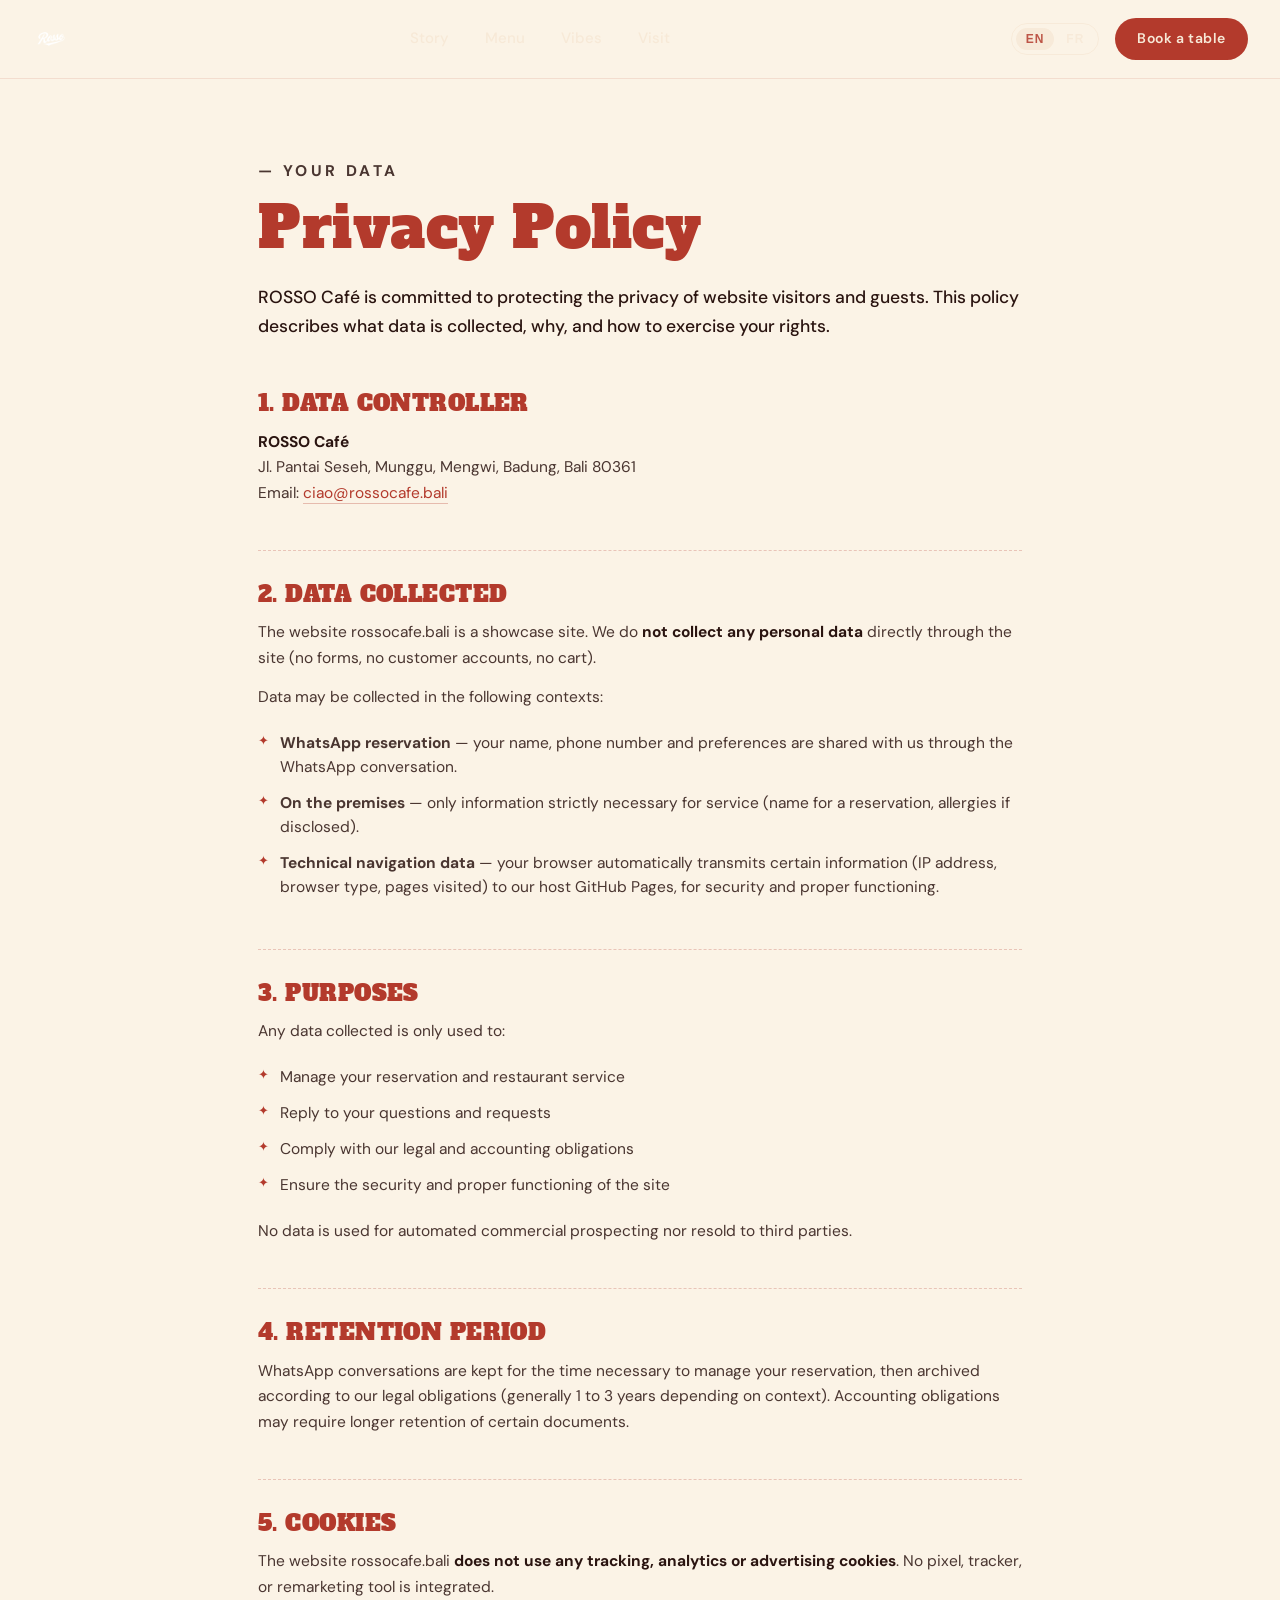
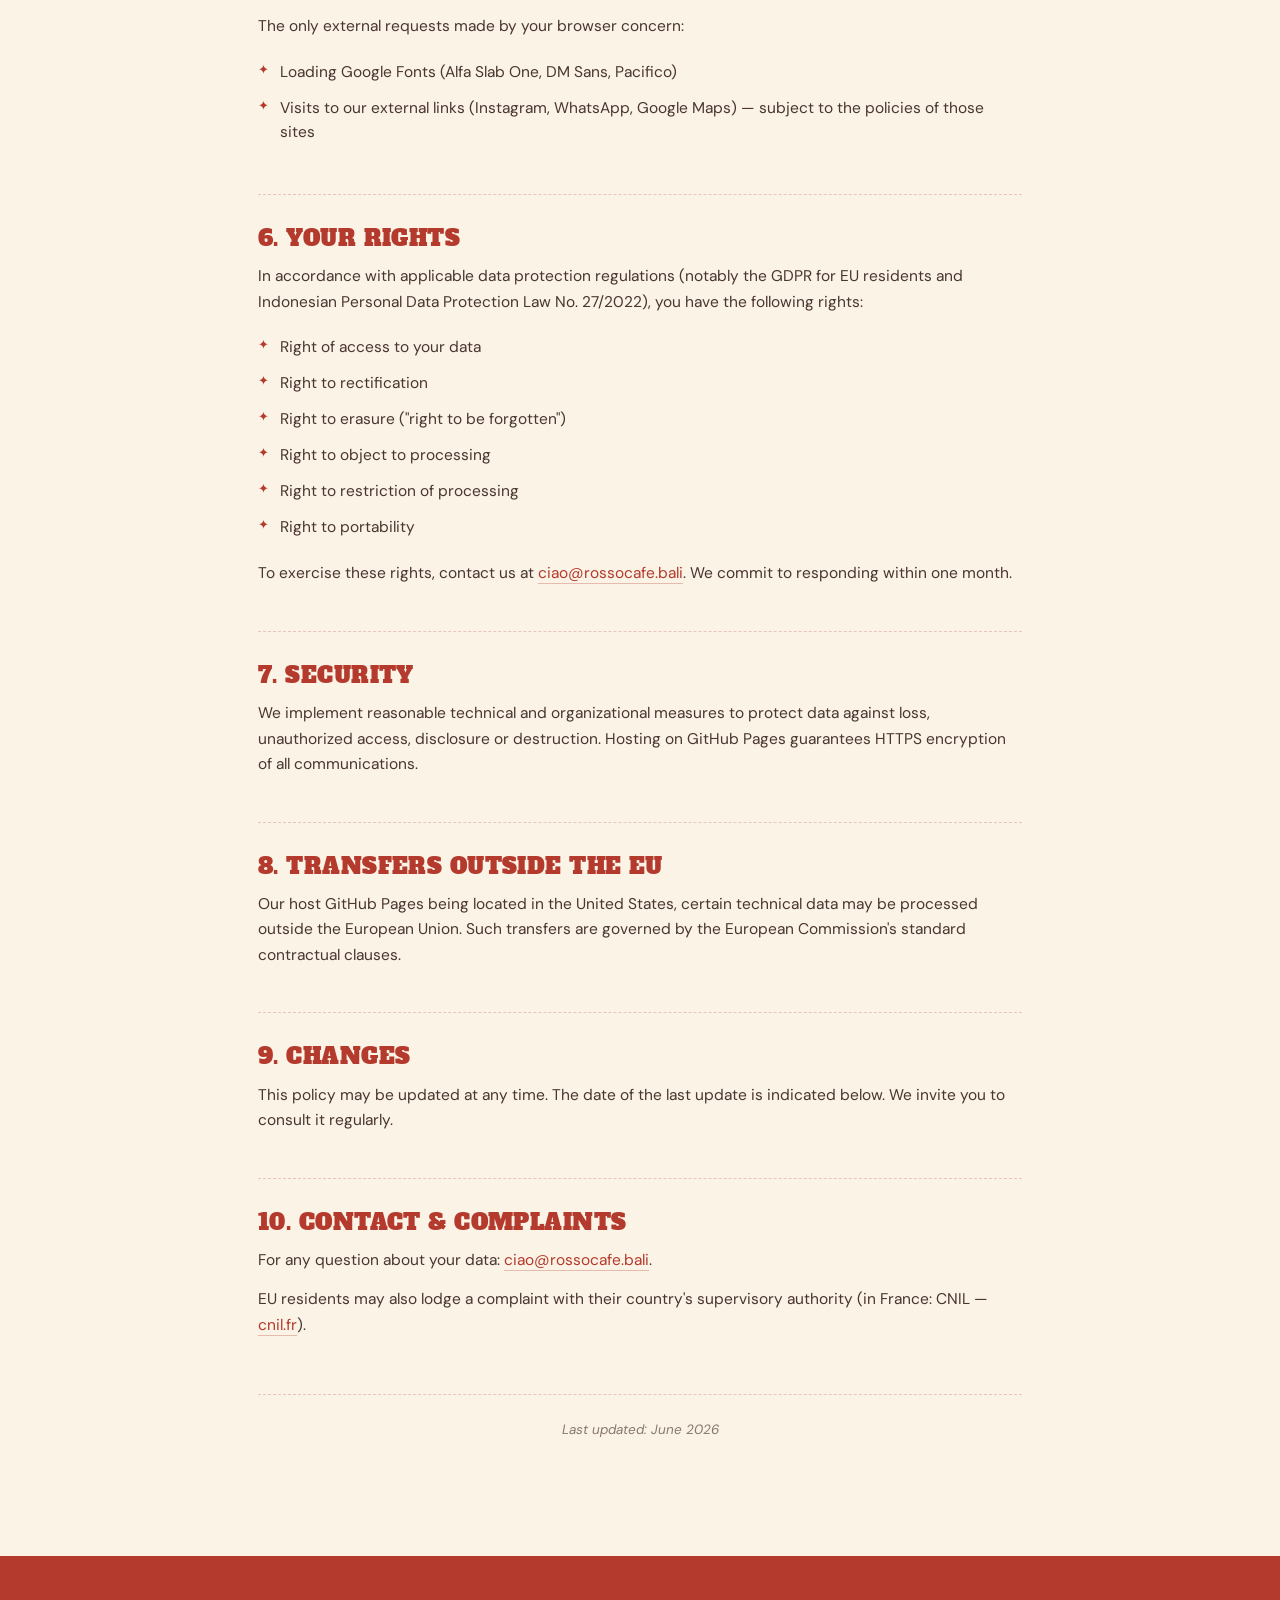
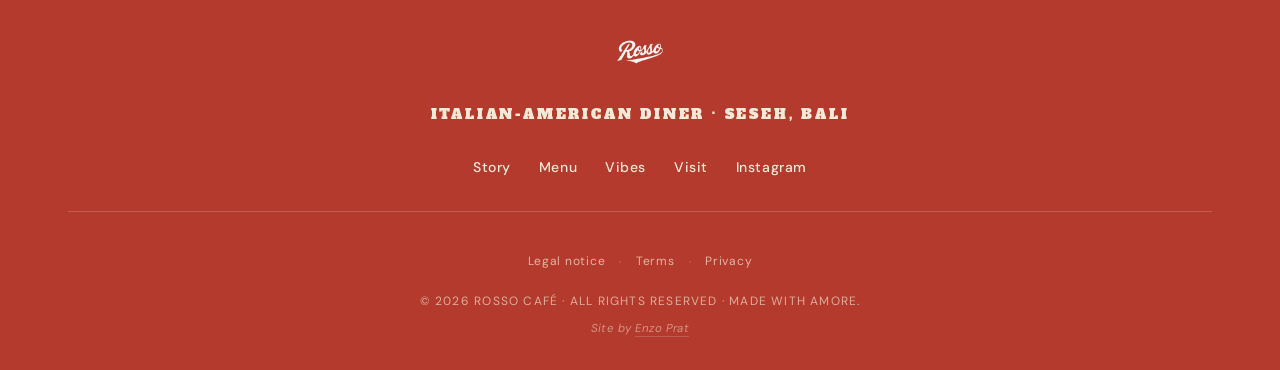
<file: privacy-policy.html>
<!DOCTYPE html>
<html lang="en">
<head>
  <meta charset="UTF-8" />
  <meta name="viewport" content="width=device-width, initial-scale=1.0" />
  <title>Privacy Policy — Rosso, Seseh Bali</title>
  <meta name="description" content="Privacy policy and data protection — Rosso Café, Seseh Bali." />
  <meta name="robots" content="noindex,follow" />
  <link rel="alternate" hreflang="fr" href="politique-confidentialite.html" />
  <link rel="icon" type="image/png" href="assets/img/logo-circle-red.png" />
  <link rel="preconnect" href="https://fonts.googleapis.com">
  <link rel="preconnect" href="https://fonts.gstatic.com" crossorigin>
  <link href="https://fonts.googleapis.com/css2?family=Alfa+Slab+One&family=DM+Sans:wght@400;500;700&family=Pacifico&display=swap" rel="stylesheet">
  <link rel="stylesheet" href="styles.css" />
</head>
<body class="legal-body" data-fr-href="politique-confidentialite.html">

  <header class="nav nav-static">
    <a href="index.html" class="nav-logo">
      <img src="assets/img/logo-red.png" alt="Rosso" />
    </a>
    <nav class="nav-links">
      <a href="index.html#about">Story</a>
      <a href="index.html#menu">Menu</a>
      <a href="index.html#gallery">Vibes</a>
      <a href="index.html#visit">Visit</a>
    </nav>
    <div class="nav-right">
      <div class="lang-switch" role="group" aria-label="Language">
        <button type="button" data-lang="en" aria-pressed="true">EN</button>
        <button type="button" data-lang="fr" aria-pressed="false">FR</button>
      </div>
      <a href="index.html#visit" class="nav-cta">Book a table</a>
    </div>
  </header>

  <main class="legal">
    <div class="container">
      <p class="eyebrow eyebrow-red">— Your data</p>
      <h1>Privacy Policy</h1>
      <p class="legal-lead">ROSSO Café is committed to protecting the privacy of website visitors and guests. This policy describes what data is collected, why, and how to exercise your rights.</p>

      <section>
        <h2>1. Data controller</h2>
        <p>
          <strong>ROSSO Café</strong><br/>
          Jl. Pantai Seseh, Munggu, Mengwi, Badung, Bali 80361<br/>
          Email: <a href="mailto:ciao@rossocafe.bali">ciao@rossocafe.bali</a>
        </p>
      </section>

      <section>
        <h2>2. Data collected</h2>
        <p>The website rossocafe.bali is a showcase site. We do <strong>not collect any personal data</strong> directly through the site (no forms, no customer accounts, no cart).</p>
        <p>Data may be collected in the following contexts:</p>
        <ul class="legal-list">
          <li><strong>WhatsApp reservation</strong> — your name, phone number and preferences are shared with us through the WhatsApp conversation.</li>
          <li><strong>On the premises</strong> — only information strictly necessary for service (name for a reservation, allergies if disclosed).</li>
          <li><strong>Technical navigation data</strong> — your browser automatically transmits certain information (IP address, browser type, pages visited) to our host GitHub Pages, for security and proper functioning.</li>
        </ul>
      </section>

      <section>
        <h2>3. Purposes</h2>
        <p>Any data collected is only used to:</p>
        <ul class="legal-list">
          <li>Manage your reservation and restaurant service</li>
          <li>Reply to your questions and requests</li>
          <li>Comply with our legal and accounting obligations</li>
          <li>Ensure the security and proper functioning of the site</li>
        </ul>
        <p>No data is used for automated commercial prospecting nor resold to third parties.</p>
      </section>

      <section>
        <h2>4. Retention period</h2>
        <p>WhatsApp conversations are kept for the time necessary to manage your reservation, then archived according to our legal obligations (generally 1 to 3 years depending on context). Accounting obligations may require longer retention of certain documents.</p>
      </section>

      <section>
        <h2>5. Cookies</h2>
        <p>The website rossocafe.bali <strong>does not use any tracking, analytics or advertising cookies</strong>. No pixel, tracker, or remarketing tool is integrated.</p>
        <p>The only external requests made by your browser concern:</p>
        <ul class="legal-list">
          <li>Loading Google Fonts (Alfa Slab One, DM Sans, Pacifico)</li>
          <li>Visits to our external links (Instagram, WhatsApp, Google Maps) — subject to the policies of those sites</li>
        </ul>
      </section>

      <section>
        <h2>6. Your rights</h2>
        <p>In accordance with applicable data protection regulations (notably the GDPR for EU residents and Indonesian Personal Data Protection Law No. 27/2022), you have the following rights:</p>
        <ul class="legal-list">
          <li>Right of access to your data</li>
          <li>Right to rectification</li>
          <li>Right to erasure ("right to be forgotten")</li>
          <li>Right to object to processing</li>
          <li>Right to restriction of processing</li>
          <li>Right to portability</li>
        </ul>
        <p>To exercise these rights, contact us at <a href="mailto:ciao@rossocafe.bali">ciao@rossocafe.bali</a>. We commit to responding within one month.</p>
      </section>

      <section>
        <h2>7. Security</h2>
        <p>We implement reasonable technical and organizational measures to protect data against loss, unauthorized access, disclosure or destruction. Hosting on GitHub Pages guarantees HTTPS encryption of all communications.</p>
      </section>

      <section>
        <h2>8. Transfers outside the EU</h2>
        <p>Our host GitHub Pages being located in the United States, certain technical data may be processed outside the European Union. Such transfers are governed by the European Commission's standard contractual clauses.</p>
      </section>

      <section>
        <h2>9. Changes</h2>
        <p>This policy may be updated at any time. The date of the last update is indicated below. We invite you to consult it regularly.</p>
      </section>

      <section>
        <h2>10. Contact &amp; complaints</h2>
        <p>For any question about your data: <a href="mailto:ciao@rossocafe.bali">ciao@rossocafe.bali</a>.</p>
        <p>EU residents may also lodge a complaint with their country's supervisory authority (in France: CNIL — <a href="https://www.cnil.fr">cnil.fr</a>).</p>
      </section>

      <p class="legal-updated">Last updated: June 2026</p>
    </div>
  </main>

  <footer class="footer">
    <div class="container footer-inner">
      <img src="assets/img/logo-red.png" alt="Rosso" class="footer-logo"/>
      <p class="footer-tag">Italian-American diner · Seseh, Bali</p>
      <div class="footer-links">
        <a href="index.html#about">Story</a>
        <a href="index.html#menu">Menu</a>
        <a href="index.html#gallery">Vibes</a>
        <a href="index.html#visit">Visit</a>
        <a href="https://instagram.com/rossocafe.bali">Instagram</a>
      </div>
      <div class="footer-sublinks">
        <a data-i18n-href="href.legal" href="legal-notice.html">Legal notice</a>
        <span>·</span>
        <a data-i18n-href="href.terms" href="terms.html">Terms</a>
        <span>·</span>
        <a data-i18n-href="href.privacy" href="privacy-policy.html">Privacy</a>
      </div>
      <p class="footer-copy">© <span id="year"></span> Rosso Café · All rights reserved · Made with amore.</p>
      <p class="footer-credit">Site by <a href="https://enzoprat.fr" target="_blank" rel="noopener">Enzo Prat</a></p>
    </div>
  </footer>

  <script>document.getElementById('year').textContent = new Date().getFullYear();</script>
  <script src="i18n.js"></script>
</body>
</html>
</file>
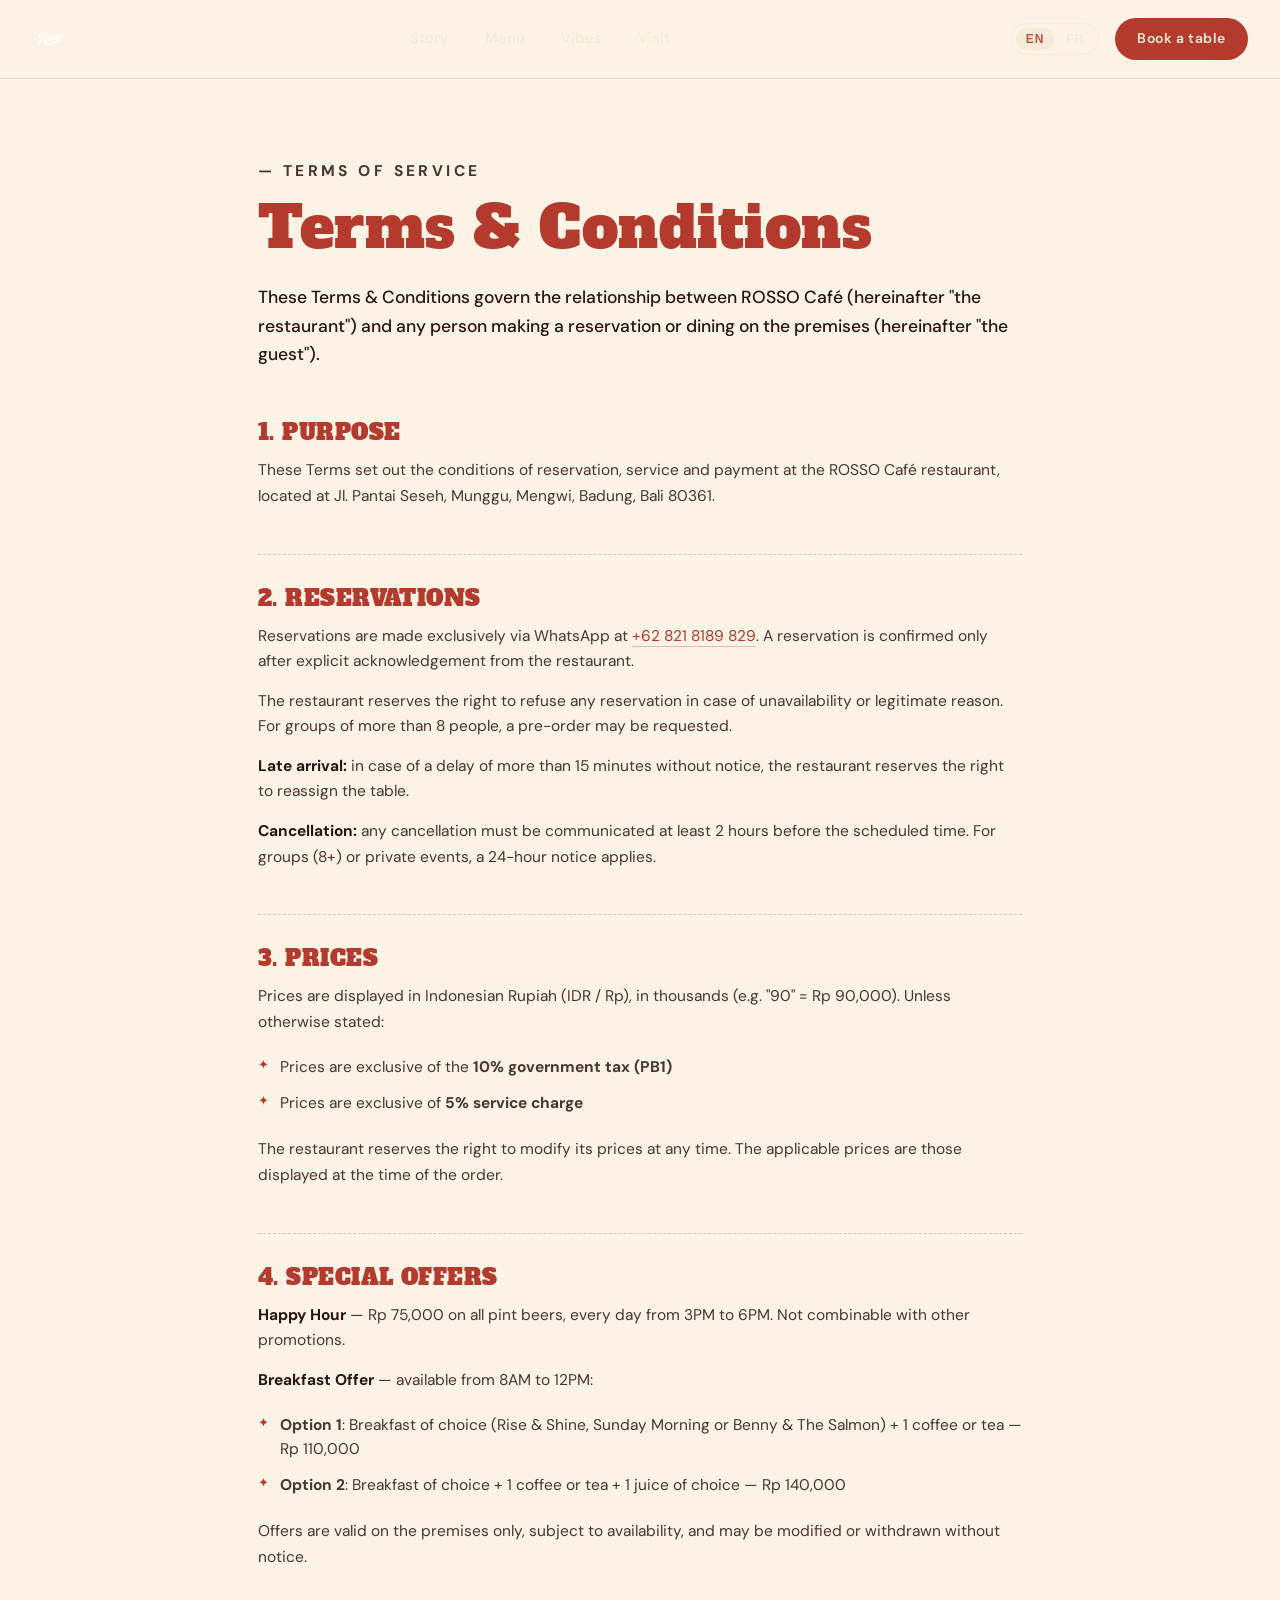
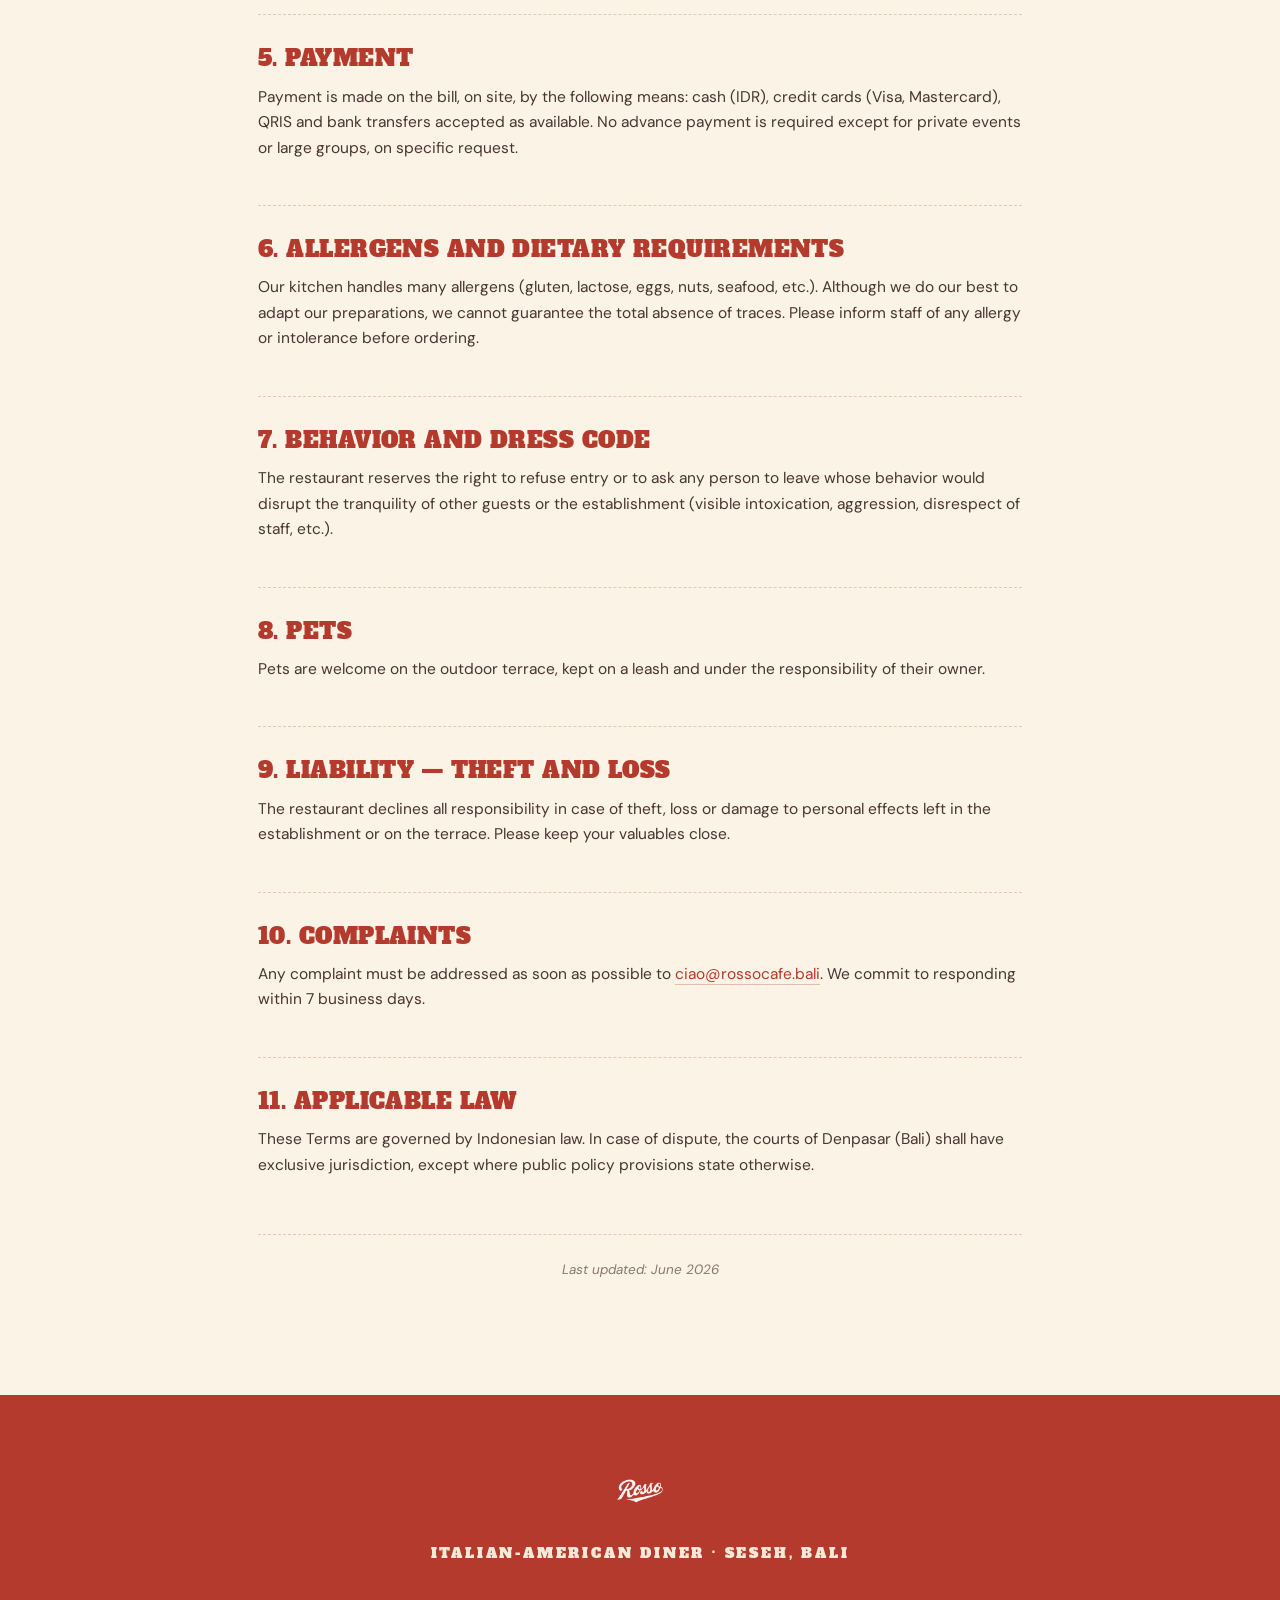
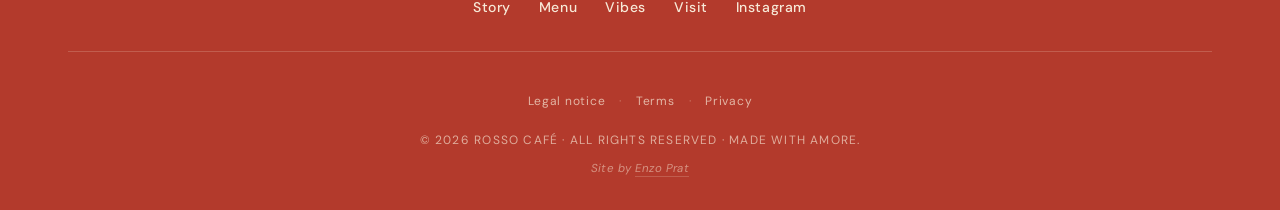
<file: terms.html>
<!DOCTYPE html>
<html lang="en">
<head>
  <meta charset="UTF-8" />
  <meta name="viewport" content="width=device-width, initial-scale=1.0" />
  <title>Terms &amp; Conditions — Rosso, Seseh Bali</title>
  <meta name="description" content="Terms and conditions of Rosso Café restaurant — Seseh, Bali." />
  <meta name="robots" content="noindex,follow" />
  <link rel="alternate" hreflang="fr" href="cgv.html" />
  <link rel="icon" type="image/png" href="assets/img/logo-circle-red.png" />
  <link rel="preconnect" href="https://fonts.googleapis.com">
  <link rel="preconnect" href="https://fonts.gstatic.com" crossorigin>
  <link href="https://fonts.googleapis.com/css2?family=Alfa+Slab+One&family=DM+Sans:wght@400;500;700&family=Pacifico&display=swap" rel="stylesheet">
  <link rel="stylesheet" href="styles.css" />
</head>
<body class="legal-body" data-fr-href="cgv.html">

  <header class="nav nav-static">
    <a href="index.html" class="nav-logo">
      <img src="assets/img/logo-red.png" alt="Rosso" />
    </a>
    <nav class="nav-links">
      <a href="index.html#about">Story</a>
      <a href="index.html#menu">Menu</a>
      <a href="index.html#gallery">Vibes</a>
      <a href="index.html#visit">Visit</a>
    </nav>
    <div class="nav-right">
      <div class="lang-switch" role="group" aria-label="Language">
        <button type="button" data-lang="en" aria-pressed="true">EN</button>
        <button type="button" data-lang="fr" aria-pressed="false">FR</button>
      </div>
      <a href="index.html#visit" class="nav-cta">Book a table</a>
    </div>
  </header>

  <main class="legal">
    <div class="container">
      <p class="eyebrow eyebrow-red">— Terms of service</p>
      <h1>Terms &amp; Conditions</h1>
      <p class="legal-lead">These Terms &amp; Conditions govern the relationship between ROSSO Café (hereinafter "the restaurant") and any person making a reservation or dining on the premises (hereinafter "the guest").</p>

      <section>
        <h2>1. Purpose</h2>
        <p>These Terms set out the conditions of reservation, service and payment at the ROSSO Café restaurant, located at Jl. Pantai Seseh, Munggu, Mengwi, Badung, Bali 80361.</p>
      </section>

      <section>
        <h2>2. Reservations</h2>
        <p>Reservations are made exclusively via WhatsApp at <a href="https://wa.me/628218189829">+62 821 8189 829</a>. A reservation is confirmed only after explicit acknowledgement from the restaurant.</p>
        <p>The restaurant reserves the right to refuse any reservation in case of unavailability or legitimate reason. For groups of more than 8 people, a pre-order may be requested.</p>
        <p><strong>Late arrival:</strong> in case of a delay of more than 15 minutes without notice, the restaurant reserves the right to reassign the table.</p>
        <p><strong>Cancellation:</strong> any cancellation must be communicated at least 2 hours before the scheduled time. For groups (8+) or private events, a 24-hour notice applies.</p>
      </section>

      <section>
        <h2>3. Prices</h2>
        <p>Prices are displayed in Indonesian Rupiah (IDR / Rp), in thousands (e.g. "90" = Rp 90,000). Unless otherwise stated:</p>
        <ul class="legal-list">
          <li>Prices are exclusive of the <strong>10% government tax (PB1)</strong></li>
          <li>Prices are exclusive of <strong>5% service charge</strong></li>
        </ul>
        <p>The restaurant reserves the right to modify its prices at any time. The applicable prices are those displayed at the time of the order.</p>
      </section>

      <section>
        <h2>4. Special offers</h2>
        <p><strong>Happy Hour</strong> — Rp 75,000 on all pint beers, every day from 3PM to 6PM. Not combinable with other promotions.</p>
        <p><strong>Breakfast Offer</strong> — available from 8AM to 12PM:</p>
        <ul class="legal-list">
          <li><strong>Option 1</strong>: Breakfast of choice (Rise &amp; Shine, Sunday Morning or Benny &amp; The Salmon) + 1 coffee or tea — Rp 110,000</li>
          <li><strong>Option 2</strong>: Breakfast of choice + 1 coffee or tea + 1 juice of choice — Rp 140,000</li>
        </ul>
        <p>Offers are valid on the premises only, subject to availability, and may be modified or withdrawn without notice.</p>
      </section>

      <section>
        <h2>5. Payment</h2>
        <p>Payment is made on the bill, on site, by the following means: cash (IDR), credit cards (Visa, Mastercard), QRIS and bank transfers accepted as available. No advance payment is required except for private events or large groups, on specific request.</p>
      </section>

      <section>
        <h2>6. Allergens and dietary requirements</h2>
        <p>Our kitchen handles many allergens (gluten, lactose, eggs, nuts, seafood, etc.). Although we do our best to adapt our preparations, we cannot guarantee the total absence of traces. Please inform staff of any allergy or intolerance before ordering.</p>
      </section>

      <section>
        <h2>7. Behavior and dress code</h2>
        <p>The restaurant reserves the right to refuse entry or to ask any person to leave whose behavior would disrupt the tranquility of other guests or the establishment (visible intoxication, aggression, disrespect of staff, etc.).</p>
      </section>

      <section>
        <h2>8. Pets</h2>
        <p>Pets are welcome on the outdoor terrace, kept on a leash and under the responsibility of their owner.</p>
      </section>

      <section>
        <h2>9. Liability — theft and loss</h2>
        <p>The restaurant declines all responsibility in case of theft, loss or damage to personal effects left in the establishment or on the terrace. Please keep your valuables close.</p>
      </section>

      <section>
        <h2>10. Complaints</h2>
        <p>Any complaint must be addressed as soon as possible to <a href="mailto:ciao@rossocafe.bali">ciao@rossocafe.bali</a>. We commit to responding within 7 business days.</p>
      </section>

      <section>
        <h2>11. Applicable law</h2>
        <p>These Terms are governed by Indonesian law. In case of dispute, the courts of Denpasar (Bali) shall have exclusive jurisdiction, except where public policy provisions state otherwise.</p>
      </section>

      <p class="legal-updated">Last updated: June 2026</p>
    </div>
  </main>

  <footer class="footer">
    <div class="container footer-inner">
      <img src="assets/img/logo-red.png" alt="Rosso" class="footer-logo"/>
      <p class="footer-tag">Italian-American diner · Seseh, Bali</p>
      <div class="footer-links">
        <a href="index.html#about">Story</a>
        <a href="index.html#menu">Menu</a>
        <a href="index.html#gallery">Vibes</a>
        <a href="index.html#visit">Visit</a>
        <a href="https://instagram.com/rossocafe.bali">Instagram</a>
      </div>
      <div class="footer-sublinks">
        <a data-i18n-href="href.legal" href="legal-notice.html">Legal notice</a>
        <span>·</span>
        <a data-i18n-href="href.terms" href="terms.html">Terms</a>
        <span>·</span>
        <a data-i18n-href="href.privacy" href="privacy-policy.html">Privacy</a>
      </div>
      <p class="footer-copy">© <span id="year"></span> Rosso Café · All rights reserved · Made with amore.</p>
      <p class="footer-credit">Site by <a href="https://enzoprat.fr" target="_blank" rel="noopener">Enzo Prat</a></p>
    </div>
  </footer>

  <script>document.getElementById('year').textContent = new Date().getFullYear();</script>
  <script src="i18n.js"></script>
</body>
</html>
</file>
<file: styles.css>
/* ===================================================================
   ROSSO CAFÉ — Seseh, Bali
   =================================================================== */

:root {
  --red: #B33A2C;
  --red-deep: #8E2A1E;
  --red-soft: #C9523F;
  --cream: #F7E9D7;
  --cream-deep: #F0DCBE;
  --ink: #2A1410;
  --mustard: #D9943B;
  --paper: #FBF3E6;
  --white: #FFFFFF;
  --shadow-card: 0 18px 40px -20px rgba(42, 20, 16, 0.25);

  --f-display: "Alfa Slab One", "Bungee", Georgia, serif;
  --f-script: "Pacifico", cursive;
  --f-body: "DM Sans", -apple-system, BlinkMacSystemFont, "Segoe UI", sans-serif;
}

* { box-sizing: border-box; margin: 0; padding: 0; }

html {
  scroll-behavior: smooth;
  overflow-x: hidden;
  width: 100%;
  max-width: 100%;
}

body {
  font-family: var(--f-body);
  background: var(--paper);
  color: var(--ink);
  line-height: 1.55;
  -webkit-font-smoothing: antialiased;
  overflow-x: hidden;
  width: 100%;
  max-width: 100%;
  position: relative;
}

img { display: block; max-width: 100%; height: auto; }

a { color: inherit; text-decoration: none; }

.container {
  width: 100%;
  max-width: 1200px;
  margin: 0 auto;
  padding: 0 28px;
}

.eyebrow {
  font-family: var(--f-body);
  font-weight: 700;
  font-size: 13px;
  letter-spacing: 0.22em;
  text-transform: uppercase;
  color: var(--red);
  margin-bottom: 16px;
}
.eyebrow-cream { color: var(--cream); }
.eyebrow-red { color: var(--red); }

h1, h2, h3, h4 {
  font-family: var(--f-display);
  font-weight: 400;
  letter-spacing: 0.5px;
  line-height: 1.05;
  color: var(--red);
}

h2 {
  font-size: clamp(36px, 5vw, 64px);
  margin-bottom: 28px;
}
h2 em {
  font-family: var(--f-script);
  font-style: normal;
  color: var(--mustard);
}

.sec-title-cream { color: var(--cream); }

.muted { color: rgba(42, 20, 16, 0.55); font-size: 14px; }
.muted.small { font-size: 12px; letter-spacing: 0.1em; text-transform: uppercase; }

/* ============== TICKER ============== */
.ticker {
  background: var(--red);
  color: var(--cream);
  padding: 14px 0;
  overflow: hidden;
  border-top: 2px solid var(--cream);
  border-bottom: 2px solid var(--cream);
  width: 100%;
  max-width: 100vw;
  position: relative;
}
.ticker-cream {
  background: var(--cream);
  color: var(--red);
  border-color: var(--red);
}
.ticker-track {
  display: flex;
  gap: 36px;
  white-space: nowrap;
  animation: marquee 40s linear infinite;
  font-family: var(--f-display);
  font-size: 18px;
  letter-spacing: 0.15em;
}
.ticker-track span { display: inline-block; }
@keyframes marquee {
  from { transform: translateX(0); }
  to { transform: translateX(-50%); }
}

/* ============== NAV ============== */
.nav {
  position: fixed;
  top: 0;
  left: 0;
  right: 0;
  z-index: 50;
  background: transparent;
  display: flex;
  align-items: center;
  justify-content: space-between;
  padding: 18px 32px;
  gap: 24px;
  transition: background 0.3s ease, padding 0.3s ease, box-shadow 0.3s ease;
}
.nav.scrolled {
  background: var(--paper);
  padding: 12px 32px;
  box-shadow: 0 8px 24px -16px rgba(42, 20, 16, 0.2);
  border-bottom: 1px solid rgba(179, 58, 44, 0.1);
}
.nav.scrolled .nav-links a { color: var(--ink); }
.nav.scrolled .nav-links a:hover { color: var(--red); }
.nav-logo img { transition: filter 0.3s; }
.nav:not(.scrolled) .nav-logo img { filter: brightness(0) invert(1); }
.nav:not(.scrolled) .nav-links a { color: var(--cream); }
.nav:not(.scrolled) .nav-burger span { background: var(--cream); }
.nav-logo img { height: 38px; width: auto; }
.nav-links {
  display: flex;
  gap: 36px;
  font-weight: 500;
  font-size: 15px;
}
.nav-links a {
  position: relative;
  transition: color 0.2s;
}
.nav-links a:hover { color: var(--red); }
.nav-links a::after {
  content: "";
  position: absolute;
  left: 0; right: 0; bottom: -6px;
  height: 2px;
  background: var(--red);
  transform: scaleX(0);
  transform-origin: left;
  transition: transform 0.3s;
}
.nav-links a:hover::after { transform: scaleX(1); }

.nav-cta {
  background: var(--red);
  color: var(--cream);
  padding: 10px 22px;
  border-radius: 999px;
  font-weight: 600;
  font-size: 14px;
  letter-spacing: 0.04em;
  transition: background 0.2s, transform 0.2s;
}
.nav-cta:hover { background: var(--red-deep); transform: translateY(-1px); }

.nav-right {
  display: flex;
  align-items: center;
  gap: 16px;
}

/* Language switcher */
.lang-switch {
  display: inline-flex;
  align-items: center;
  gap: 2px;
  padding: 4px;
  border-radius: 999px;
  border: 1.5px solid currentColor;
  opacity: 0.85;
  font-family: var(--f-body);
}
.lang-switch button {
  background: transparent;
  border: none;
  padding: 5px 10px;
  border-radius: 999px;
  font-size: 12px;
  font-weight: 700;
  letter-spacing: 0.08em;
  color: currentColor;
  cursor: pointer;
  line-height: 1;
  transition: background 0.2s, color 0.2s;
  -webkit-appearance: none;
  appearance: none;
}
.lang-switch button.active {
  background: currentColor;
}
.lang-switch button.active span,
.lang-switch button.active {
  color: var(--paper);
}
/* When nav is scrolled (cream bg), active pill is red w/ cream text */
.nav.scrolled .lang-switch { color: var(--red); }
.nav.scrolled .lang-switch button.active { background: var(--red); color: var(--cream); }
/* When nav is transparent over hero, switcher is cream */
.nav:not(.scrolled) .lang-switch { color: var(--cream); }
.nav:not(.scrolled) .lang-switch button.active { background: var(--cream); color: var(--red); }
/* Static nav (legal pages) */
.nav-static .lang-switch { color: var(--red); }
.nav-static .lang-switch button.active { background: var(--red); color: var(--cream); }

.nav-burger {
  display: none;
  background: none;
  border: none;
  width: 32px;
  height: 32px;
  flex-direction: column;
  justify-content: space-between;
  align-items: stretch;
  padding: 8px 4px;
  cursor: pointer;
  flex-shrink: 0;
  -webkit-appearance: none;
  appearance: none;
}
.nav-burger span {
  display: block;
  width: 100%;
  height: 2px;
  background: var(--red);
  border-radius: 2px;
}

/* ============== BUTTONS ============== */
.btn {
  display: inline-block;
  padding: 16px 32px;
  border-radius: 999px;
  font-weight: 700;
  font-size: 15px;
  letter-spacing: 0.04em;
  transition: all 0.25s;
  border: 2px solid transparent;
}
.btn-primary {
  background: var(--red);
  color: var(--cream);
}
.btn-primary:hover {
  background: var(--red-deep);
  transform: translateY(-2px);
  box-shadow: 0 12px 28px -8px rgba(179, 58, 44, 0.5);
}
.btn-ghost {
  border-color: var(--red);
  color: var(--red);
}
.btn-ghost:hover {
  background: var(--red);
  color: var(--cream);
}

/* ============== HERO ============== */
.hero {
  position: relative;
  min-height: 100vh;
  display: flex;
  align-items: center;
  background: var(--ink);
  overflow: hidden;
  padding: 110px 0 100px;
}
.hero-photo {
  position: absolute;
  inset: 0;
  z-index: 0;
}
.hero-photo img {
  width: 100%;
  height: 110%;
  object-fit: cover;
  object-position: center 55%;
  filter: saturate(1.05) contrast(1.05);
  transform: scale(1.05);
  will-change: transform;
}
.hero-overlay {
  position: absolute;
  inset: 0;
  background:
    linear-gradient(180deg, rgba(42, 20, 16, 0.65) 0%, rgba(42, 20, 16, 0.45) 40%, rgba(42, 20, 16, 0.85) 100%),
    linear-gradient(45deg, rgba(179, 58, 44, 0.25), transparent 50%);
  z-index: 1;
}
.hero-inner {
  position: relative;
  width: 100%;
  max-width: 1100px;
  margin: 0 auto;
  padding: 0 28px;
  text-align: center;
  z-index: 2;
  color: var(--cream);
}
.hero-inner .eyebrow-cream {
  color: var(--cream);
  opacity: 0.85;
}
.hero-title { margin: 18px 0 28px; }
.hero-logo {
  width: min(82vw, 720px);
  margin: 0 auto;
  filter: drop-shadow(0 18px 40px rgba(0, 0, 0, 0.55)) drop-shadow(0 0 28px rgba(217, 148, 59, 0.25));
  animation: pop 1s cubic-bezier(0.22, 1.4, 0.36, 1) both;
}
@keyframes pop {
  from { opacity: 0; transform: scale(0.85) rotate(-3deg); }
  to { opacity: 1; transform: scale(1) rotate(0); }
}
.hero-tag {
  font-size: clamp(17px, 1.7vw, 21px);
  max-width: 640px;
  margin: 0 auto 40px;
  color: var(--cream);
  text-shadow: 0 2px 12px rgba(0, 0, 0, 0.4);
}
.hero-tag em {
  font-family: var(--f-script);
  font-style: normal;
  color: var(--mustard);
  font-size: 1.35em;
}
.hero-cta {
  display: flex;
  gap: 16px;
  justify-content: center;
  flex-wrap: wrap;
  margin-bottom: 72px;
}
.btn-ghost-light {
  border: 2px solid var(--cream);
  color: var(--cream);
  padding: 16px 32px;
  border-radius: 999px;
  font-weight: 700;
  font-size: 15px;
  letter-spacing: 0.04em;
  transition: all 0.25s;
}
.btn-ghost-light:hover {
  background: var(--cream);
  color: var(--ink);
}
.hero-meta {
  display: flex;
  justify-content: center;
  gap: 56px;
  flex-wrap: wrap;
  font-size: 14px;
  letter-spacing: 0.05em;
  color: var(--cream);
  opacity: 0.92;
}
.hero-meta strong {
  font-family: var(--f-display);
  color: var(--mustard);
  font-size: 14px;
  letter-spacing: 0.12em;
  font-weight: 400;
  display: block;
  margin-bottom: 4px;
}
.hero-scroll {
  position: absolute;
  bottom: 30px;
  left: 50%;
  transform: translateX(-50%);
  width: 28px;
  height: 46px;
  border: 2px solid var(--cream);
  border-radius: 999px;
  opacity: 0.6;
  z-index: 2;
}
.hero-scroll span {
  position: absolute;
  top: 8px;
  left: 50%;
  transform: translateX(-50%);
  width: 4px;
  height: 8px;
  background: var(--cream);
  border-radius: 4px;
  animation: scrollDot 1.6s ease-in-out infinite;
}
@keyframes scrollDot {
  0%, 100% { transform: translate(-50%, 0); opacity: 1; }
  50% { transform: translate(-50%, 14px); opacity: 0.3; }
}

/* ============== ABOUT ============== */
.about {
  padding: 120px 0;
  background: var(--paper);
  border-top: 1px solid rgba(179, 58, 44, 0.1);
}
.about-grid {
  display: grid;
  grid-template-columns: 1fr 1fr;
  gap: 80px;
  align-items: center;
}
.about-text .lead {
  font-size: 19px;
  font-weight: 500;
  margin-bottom: 20px;
  color: var(--red-deep);
}
.about-text p { margin-bottom: 16px; }
.about-text em {
  font-family: var(--f-script);
  font-style: normal;
  color: var(--red);
}
.about-list {
  list-style: none;
  display: grid;
  grid-template-columns: 1fr 1fr;
  gap: 12px;
  margin-top: 28px;
  padding-top: 24px;
  border-top: 1px dashed rgba(179, 58, 44, 0.3);
}
.about-list li {
  font-weight: 600;
  font-size: 15px;
}

.about-visual {
  position: relative;
  height: 480px;
}
.about-card {
  position: absolute;
  border-radius: 18px;
  box-shadow: var(--shadow-card);
  display: flex;
  align-items: center;
  justify-content: center;
  overflow: hidden;
  transition: transform 0.4s ease;
}
.about-card:hover { transform: translateY(-6px) rotate(0deg) !important; }

.card-1 {
  width: 300px;
  height: 360px;
  top: 0;
  right: 20px;
  transform: rotate(-5deg);
  background: var(--cream);
  padding: 10px 10px 36px;
}
.card-1 img { width: 100%; height: 100%; object-fit: cover; border-radius: 6px; }

.card-2 {
  width: 240px;
  height: 300px;
  bottom: 10px;
  left: 0;
  transform: rotate(6deg);
  background: var(--cream);
  padding: 10px 10px 36px;
  z-index: 2;
}
.card-2 img { width: 100%; height: 100%; object-fit: cover; border-radius: 6px; }

.card-3 {
  width: 220px;
  height: 140px;
  bottom: 80px;
  right: 0;
  transform: rotate(4deg);
  background: var(--mustard);
  color: var(--ink);
  padding: 20px;
  z-index: 3;
}
.card-3 p {
  font-family: var(--f-display);
  font-size: 22px;
  line-height: 1.15;
  text-align: center;
}

/* ============== SIGNATURES ============== */
.signatures {
  padding: 120px 0;
  background: var(--red);
  color: var(--cream);
  position: relative;
  overflow: hidden;
}
.signatures::before {
  content: "";
  position: absolute;
  inset: 0;
  background-image: url("assets/img/pattern.png");
  background-size: 320px;
  opacity: 0.07;
  pointer-events: none;
}
.signatures .container { position: relative; z-index: 1; }

.sig-grid {
  display: grid;
  grid-template-columns: repeat(3, 1fr);
  gap: 28px;
  margin-top: 32px;
}
.sig-card {
  background: var(--cream);
  color: var(--ink);
  border-radius: 18px;
  overflow: hidden;
  position: relative;
  transition: transform 0.35s ease, box-shadow 0.35s ease;
  display: flex;
  flex-direction: column;
}
.sig-card:hover {
  transform: translateY(-8px);
  box-shadow: 0 28px 50px -20px rgba(0, 0, 0, 0.45);
}
.sig-photo {
  position: relative;
  aspect-ratio: 4/3;
  overflow: hidden;
}
.sig-photo img {
  width: 100%;
  height: 100%;
  object-fit: cover;
  filter: saturate(1.1) contrast(1.05);
  transition: transform 0.7s ease;
}
.sig-card:hover .sig-photo img { transform: scale(1.06); }
.sig-photo::after {
  content: "";
  position: absolute;
  inset: 0;
  background: linear-gradient(180deg, transparent 60%, rgba(0, 0, 0, 0.35));
}
.sig-body {
  padding: 28px 26px 30px;
  position: relative;
}
.sig-num {
  font-family: var(--f-display);
  font-size: 56px;
  color: var(--red);
  opacity: 0.18;
  position: absolute;
  top: -34px;
  right: 22px;
  line-height: 1;
  background: var(--cream);
  padding: 0 8px;
  border-radius: 8px;
}
.sig-card h3 {
  font-size: 26px;
  color: var(--red);
  margin-bottom: 10px;
}
.sig-card p {
  font-size: 14.5px;
  color: rgba(42, 20, 16, 0.78);
  margin-bottom: 18px;
  line-height: 1.5;
}
.sig-price {
  font-family: var(--f-display);
  font-size: 18px;
  color: var(--red-deep);
  display: inline-block;
  padding-top: 12px;
  border-top: 1px dashed rgba(179, 58, 44, 0.3);
  letter-spacing: 0.04em;
}

/* Typo-only signature cards (no photo) */
.sig-typo {
  aspect-ratio: 4/5;
  min-height: 420px;
}
.sig-typo .sig-body {
  padding: 36px 28px 30px;
  display: flex;
  flex-direction: column;
  height: 100%;
  position: relative;
}
.sig-typo .sig-num {
  position: absolute;
  top: 26px;
  right: 24px;
  font-size: 90px;
  opacity: 0.12;
  background: none;
  padding: 0;
}
.sig-typo .sig-script {
  font-family: var(--f-script);
  font-size: 42px;
  line-height: 1;
  margin-bottom: 6px;
  color: var(--red);
  display: block;
}
.sig-typo h3 {
  font-size: 44px;
  line-height: 1;
  margin-top: 4px;
  margin-bottom: 24px;
  text-transform: uppercase;
}
.sig-typo p {
  font-size: 14px;
  margin-top: auto;
  margin-bottom: 16px;
  max-width: 90%;
}
.sig-typo .sig-price {
  align-self: flex-start;
}

.sig-cream { background: var(--cream); }
.sig-cream .sig-script { color: var(--red); }
.sig-cream h3 { color: var(--red); }

.sig-mustard { background: var(--mustard); }
.sig-mustard .sig-script { color: var(--red-deep); }
.sig-mustard h3 { color: var(--ink); }
.sig-mustard p { color: rgba(42, 20, 16, 0.78); }
.sig-mustard .sig-price {
  color: var(--red-deep);
  border-top-color: rgba(42, 20, 16, 0.25);
}
.sig-mustard .sig-num { color: var(--red-deep); }

.sig-red { background: var(--red); color: var(--cream); }
.sig-red .sig-script { color: var(--mustard); }
.sig-red h3 { color: var(--cream); }
.sig-red p { color: rgba(247, 233, 215, 0.82); }
.sig-red .sig-price {
  color: var(--cream);
  border-top-color: rgba(247, 233, 215, 0.3);
}
.sig-red .sig-num { color: var(--cream); opacity: 0.15; }

/* ============== OFFERS ============== */
.offers {
  padding: 100px 0;
  background: var(--paper);
  border-top: 1px solid rgba(179, 58, 44, 0.1);
}
.offers h2 {
  text-align: center;
  margin: 16px auto 8px;
}
.offers .eyebrow {
  text-align: center;
}
.offer-grid {
  display: grid;
  grid-template-columns: 1fr 1fr;
  gap: 28px;
  margin-top: 56px;
}
.offer-grid-3 {
  grid-template-columns: repeat(3, 1fr);
}
@media (max-width: 1100px) {
  .offer-grid-3 { grid-template-columns: repeat(2, 1fr); }
}
.offer-card {
  position: relative;
  border-radius: 22px;
  padding: 44px 40px 40px;
  overflow: hidden;
  isolation: isolate;
  transition: transform 0.3s;
}
.offer-card:hover { transform: translateY(-6px); }
.offer-card::before {
  content: "";
  position: absolute;
  inset: 0;
  background-image: url("assets/img/pattern.png");
  background-size: 260px;
  opacity: 0.07;
  z-index: -1;
}
.offer-tag {
  display: inline-block;
  font-family: var(--f-display);
  font-size: 12px;
  letter-spacing: 0.16em;
  padding: 7px 14px;
  border-radius: 999px;
  margin-bottom: 22px;
  text-transform: uppercase;
}
.offer-card h3 {
  font-size: clamp(40px, 4.5vw, 64px);
  line-height: 0.95;
  text-transform: uppercase;
  margin-bottom: 28px;
  word-break: break-word;
  hyphens: auto;
}
.offer-card p { line-height: 1.5; }
.offer-foot {
  display: block;
  margin-top: 28px;
  padding-top: 18px;
  border-top: 1px dashed rgba(247, 233, 215, 0.25);
  font-size: 13px;
  letter-spacing: 0.05em;
  text-transform: uppercase;
  opacity: 0.7;
}

/* Happy Hour — red bold */
.offer-happy {
  background: var(--red);
  color: var(--cream);
}
.offer-happy .offer-tag {
  background: var(--mustard);
  color: var(--ink);
}
.offer-happy h3 { color: var(--cream); }
.offer-happy .offer-price {
  font-family: var(--f-display);
  font-size: 28px;
  letter-spacing: 0.04em;
  color: var(--cream);
  margin-bottom: 18px;
}
.offer-happy .offer-price strong {
  font-size: 92px;
  color: var(--mustard);
  font-weight: 400;
  display: inline-block;
  line-height: 0.85;
  margin-right: 4px;
  letter-spacing: -0.02em;
}
.offer-happy .offer-desc {
  font-size: 17px;
  font-weight: 500;
}

/* Tuesday Cheers & Bites — dark ink */
.offer-tuesday {
  background: var(--ink);
  color: var(--cream);
}
.offer-tuesday .offer-tag {
  background: var(--cream);
  color: var(--ink);
}
.offer-tuesday .offer-script {
  font-family: var(--f-script);
  font-size: 52px;
  line-height: 0.9;
  color: var(--cream);
  display: block;
  margin-bottom: -6px;
  margin-left: -2px;
}
.offer-tuesday h3 {
  color: var(--cream);
  font-size: clamp(38px, 4.2vw, 56px);
  margin-bottom: 28px;
}
.offer-tuesday .offer-desc {
  font-size: 17px;
  font-weight: 500;
  line-height: 1.5;
  color: rgba(247, 233, 215, 0.9);
}
.offer-tuesday .offer-desc strong {
  color: var(--mustard);
  font-weight: 700;
}
.offer-tuesday .offer-foot {
  color: var(--mustard);
  opacity: 0.85;
  border-top-color: rgba(247, 233, 215, 0.2);
}

/* Breakfast — cream */
.offer-breakfast {
  background: var(--cream);
  color: var(--ink);
  border: 2px solid var(--red);
}
.offer-breakfast .offer-tag {
  background: var(--red);
  color: var(--cream);
}
.offer-breakfast h3 { color: var(--red); }
.offer-option {
  padding: 18px 0;
  display: grid;
  grid-template-columns: auto 1fr auto;
  gap: 16px;
  align-items: start;
}
.offer-option-divider {
  border-top: 1px dashed rgba(179, 58, 44, 0.3);
}
.opt-label {
  font-family: var(--f-display);
  font-size: 13px;
  letter-spacing: 0.12em;
  background: var(--mustard);
  color: var(--ink);
  padding: 4px 10px;
  border-radius: 999px;
  white-space: nowrap;
  height: fit-content;
}
.offer-option p {
  font-size: 14px;
  color: rgba(42, 20, 16, 0.82);
}
.offer-option p em {
  font-style: italic;
  color: var(--red);
  font-size: 13px;
}
.opt-price {
  font-family: var(--f-display);
  font-size: 22px;
  color: var(--red-deep);
  white-space: nowrap;
}

.muted-light {
  font-size: 13px;
  opacity: 0.6;
  font-style: italic;
}

/* ============== MENU ============== */
.menu {
  padding: 120px 0;
  background: var(--paper);
}
.menu-head {
  text-align: center;
  margin-bottom: 48px;
}
.menu-head h2 { margin-bottom: 16px; }

.tabs {
  display: flex;
  justify-content: center;
  gap: 8px;
  background: var(--cream);
  padding: 6px;
  border-radius: 999px;
  width: fit-content;
  margin: 0 auto 56px;
  border: 2px solid var(--red);
}
.tab {
  background: transparent;
  border: none;
  padding: 12px 28px;
  font-family: var(--f-body);
  font-weight: 700;
  font-size: 14px;
  letter-spacing: 0.06em;
  text-transform: uppercase;
  color: var(--red);
  border-radius: 999px;
  cursor: pointer;
  transition: all 0.25s;
}
.tab.active {
  background: var(--red);
  color: var(--cream);
}
.tab:hover:not(.active) { background: rgba(179, 58, 44, 0.1); }

.tab-panel { display: none; animation: fade 0.4s ease; }
.tab-panel.active { display: block; }
@keyframes fade {
  from { opacity: 0; transform: translateY(8px); }
  to { opacity: 1; transform: translateY(0); }
}

.menu-block {
  max-width: 920px;
  margin: 0 auto 56px;
  padding: 0 12px;
}
.menu-block.split {
  display: grid;
  grid-template-columns: 1fr 1fr;
  gap: 48px;
}
.menu-cat {
  font-size: 28px;
  color: var(--red);
  margin-bottom: 22px;
  padding-bottom: 10px;
  border-bottom: 2px solid var(--red);
  text-transform: uppercase;
  letter-spacing: 0.06em;
}
.menu-cat span {
  font-family: var(--f-body);
  font-weight: 400;
  font-size: 14px;
  text-transform: none;
  letter-spacing: 0;
  color: rgba(179, 58, 44, 0.65);
}

.menu-list {
  list-style: none;
}
.menu-list li {
  display: grid;
  grid-template-columns: auto 1fr auto auto;
  align-items: baseline;
  gap: 10px;
  padding: 10px 0;
  border-bottom: 1px dashed rgba(179, 58, 44, 0.2);
  font-size: 15px;
}
.menu-list li:last-child { border-bottom: none; }
.menu-list .name {
  font-weight: 700;
  color: var(--ink);
  white-space: nowrap;
}
.menu-list .desc {
  color: rgba(42, 20, 16, 0.7);
  font-size: 14px;
  font-style: italic;
}
.menu-list .hint {
  font-family: var(--f-script);
  font-size: 14px;
  color: var(--red);
  font-style: normal;
  margin-left: 6px;
}
.menu-list .dots {
  flex: 1;
  border-bottom: 1.5px dotted rgba(179, 58, 44, 0.35);
  min-width: 30px;
  transform: translateY(-4px);
}
.menu-list .price {
  font-family: var(--f-display);
  color: var(--red);
  font-size: 16px;
  white-space: nowrap;
}
.menu-list .price::before { content: "Rp "; font-family: var(--f-body); font-size: 12px; opacity: 0.7; }
.menu-list.wines li { grid-template-columns: 1fr auto auto; }

.menu-extras {
  display: flex;
  gap: 12px;
  flex-wrap: wrap;
  margin-top: 18px;
}
.menu-extras span {
  background: var(--cream);
  border: 1.5px solid var(--red);
  color: var(--red);
  padding: 8px 14px;
  border-radius: 999px;
  font-size: 13px;
  font-weight: 600;
}
.menu-extras em {
  font-style: normal;
  opacity: 0.7;
  margin-left: 4px;
}

.menu-foot {
  text-align: center;
  margin-top: 32px;
  font-size: 13px;
  letter-spacing: 0.08em;
  text-transform: uppercase;
  color: rgba(42, 20, 16, 0.55);
}

/* ============== GALLERY / VIBES ============== */
.gallery {
  padding: 120px 0;
  background: var(--paper);
  border-top: 1px solid rgba(179, 58, 44, 0.1);
}
.vibe-grid {
  display: grid;
  grid-template-columns: repeat(3, 1fr);
  gap: 22px;
  margin-top: 40px;
}
.vibe {
  position: relative;
  border-radius: 22px;
  padding: 36px 32px;
  overflow: hidden;
  transition: transform 0.35s;
  min-height: 280px;
  display: flex;
  flex-direction: column;
  justify-content: flex-end;
  isolation: isolate;
  color: var(--cream);
  background-image: var(--vibe-bg);
  background-size: cover;
  background-position: center;
}
.vibe:hover { transform: translateY(-6px); }
.vibe::before {
  content: "";
  position: absolute;
  inset: 0;
  background: linear-gradient(180deg, rgba(42, 20, 16, 0.15) 0%, rgba(42, 20, 16, 0.45) 50%, rgba(42, 20, 16, 0.85) 100%);
  z-index: -1;
  transition: background 0.4s;
}
.vibe:hover::before {
  background: linear-gradient(180deg, rgba(42, 20, 16, 0.35) 0%, rgba(179, 58, 44, 0.55) 50%, rgba(42, 20, 16, 0.9) 100%);
}
.vibe-time {
  font-family: var(--f-display);
  font-size: 13px;
  letter-spacing: 0.15em;
  color: var(--ink);
  background: var(--mustard);
  padding: 6px 14px;
  border-radius: 999px;
  display: inline-block;
  margin-bottom: 14px;
  align-self: flex-start;
}
.vibe h4 {
  font-size: 28px;
  color: var(--cream);
  margin-bottom: 8px;
}
.vibe p {
  color: rgba(247, 233, 215, 0.92);
  font-size: 14.5px;
  text-shadow: 0 2px 8px rgba(0, 0, 0, 0.5);
}

/* ============== MOSAIC ============== */
.mosaic {
  padding: 100px 0 0;
  background: var(--paper);
  position: relative;
}
.mosaic-head {
  text-align: center;
  margin-bottom: 48px;
}
.mosaic-head h2 { margin-bottom: 12px; }
.link-red {
  font-family: var(--f-body);
  font-weight: 700;
  letter-spacing: 0.08em;
  text-transform: uppercase;
  color: var(--red);
  font-size: 14px;
  border-bottom: 2px solid var(--red);
  padding-bottom: 2px;
  transition: opacity 0.2s;
}
.link-red:hover { opacity: 0.7; }

.mosaic-grid {
  display: grid;
  grid-template-columns: repeat(4, 1fr);
  grid-auto-rows: 280px;
  gap: 6px;
  padding: 0;
}
.mosaic-tile {
  position: relative;
  overflow: hidden;
  display: block;
}
.mosaic-tile img {
  width: 100%;
  height: 100%;
  object-fit: cover;
  transition: transform 0.6s ease, filter 0.4s;
  filter: saturate(1.05);
}
.mosaic-tile::after {
  content: "";
  position: absolute;
  inset: 0;
  background: rgba(179, 58, 44, 0);
  transition: background 0.3s;
}
.mosaic-tile:hover img { transform: scale(1.08); }
.mosaic-tile:hover::after { background: rgba(179, 58, 44, 0.25); }

.m-1 { grid-column: span 2; grid-row: span 2; }
.m-4 { grid-column: span 2; }
.m-6 { grid-column: span 2; grid-row: span 2; }

/* ============== VISIT ============== */
.visit {
  padding: 120px 0;
  background: var(--ink);
  color: var(--cream);
  position: relative;
  overflow: hidden;
}
.visit::before {
  content: "";
  position: absolute;
  inset: 0;
  background-image: url("assets/img/pattern.png");
  background-size: 320px;
  opacity: 0.05;
}
.visit-grid {
  position: relative;
  display: grid;
  grid-template-columns: 1.1fr 1fr;
  gap: 64px;
  align-items: center;
}
.visit-text h2 {
  color: var(--cream);
  margin-bottom: 20px;
}
.visit-text h2 em { color: var(--mustard); }
.visit-text > p {
  font-size: 18px;
  color: rgba(247, 233, 215, 0.85);
  margin-bottom: 36px;
  max-width: 480px;
}
.visit-info {
  display: grid;
  grid-template-columns: 1fr 1fr;
  gap: 28px 36px;
  margin-bottom: 40px;
}
.visit-info h4 {
  font-size: 14px;
  letter-spacing: 0.15em;
  color: var(--mustard);
  text-transform: uppercase;
  margin-bottom: 8px;
  font-family: var(--f-body);
  font-weight: 700;
}
.visit-info p { font-size: 15.5px; color: var(--cream); }
.visit-info .link {
  border-bottom: 1px solid rgba(247, 233, 215, 0.4);
  transition: border-color 0.2s;
}
.visit-info .link:hover { border-color: var(--mustard); }

.visit-cta {
  display: flex;
  gap: 14px;
  flex-wrap: wrap;
}

.visit-map {
  position: relative;
  border-radius: 22px;
  overflow: hidden;
  aspect-ratio: 4/5;
  background: var(--cream);
  box-shadow: 0 30px 60px -20px rgba(0, 0, 0, 0.5);
}
.visit-photo {
  width: 100%;
  height: 100%;
  object-fit: cover;
  filter: saturate(1.05) contrast(1.05);
  transition: transform 0.8s ease;
}
.visit-map:hover .visit-photo { transform: scale(1.04); }
.visit-mapbtn {
  position: absolute;
  left: 22px;
  bottom: 22px;
  background: var(--cream);
  color: var(--ink);
  padding: 14px 22px;
  border-radius: 999px;
  font-weight: 700;
  font-size: 13px;
  letter-spacing: 0.05em;
  text-transform: uppercase;
  transition: all 0.2s;
  box-shadow: 0 10px 24px -8px rgba(0, 0, 0, 0.4);
}
.visit-mapbtn:hover { background: var(--mustard); transform: translateY(-2px); }
.map-stamp {
  position: absolute;
  top: 22px;
  right: 22px;
  width: 80px;
  height: 80px;
  background: var(--cream);
  border-radius: 50%;
  padding: 6px;
  box-shadow: 0 10px 24px -6px rgba(0, 0, 0, 0.3);
}
.map-stamp img { width: 100%; height: 100%; object-fit: contain; }

/* ============== FOOTER ============== */
.footer {
  background: var(--red);
  color: var(--cream);
  padding: 64px 0 32px;
  text-align: center;
}
.footer-inner { display: flex; flex-direction: column; align-items: center; }
.footer-logo {
  height: 64px;
  width: auto;
  margin-bottom: 20px;
  filter: brightness(0) invert(1);
  opacity: 0.95;
}
.footer-tag {
  font-family: var(--f-display);
  font-size: 14px;
  letter-spacing: 0.2em;
  margin-bottom: 32px;
  text-transform: uppercase;
}
.footer-links {
  display: flex;
  gap: 28px;
  flex-wrap: wrap;
  justify-content: center;
  margin-bottom: 40px;
  padding-bottom: 32px;
  border-bottom: 1px solid rgba(247, 233, 215, 0.2);
  width: 100%;
}
.footer-links a {
  font-size: 14px;
  font-weight: 500;
  letter-spacing: 0.04em;
  transition: opacity 0.2s;
}
.footer-links a:hover { opacity: 0.7; }
.footer-copy {
  font-size: 12px;
  letter-spacing: 0.1em;
  opacity: 0.65;
  text-transform: uppercase;
}
.footer-credit {
  margin-top: 10px;
  font-size: 11.5px;
  letter-spacing: 0.04em;
  opacity: 0.5;
  font-style: italic;
}
.footer-credit a {
  color: var(--cream);
  border-bottom: 1px solid rgba(247, 233, 215, 0.4);
  transition: opacity 0.2s, border-color 0.2s;
}
.footer-credit a:hover {
  opacity: 1;
  border-bottom-color: var(--cream);
}

/* ============== RESPONSIVE ============== */
@media (max-width: 960px) {
  .nav-links { display: none; }
  .nav-cta { display: none; }
  .nav-burger { display: flex; }
  .nav-right {
    gap: 10px;
  }
  .lang-switch {
    position: relative;
    z-index: 52;
  }
  .lang-switch button {
    padding: 5px 8px;
    font-size: 11px;
  }

  .about-grid { grid-template-columns: 1fr; gap: 56px; }
  .about-visual { height: 460px; max-width: 480px; margin: 0 auto; }

  .sig-grid { grid-template-columns: repeat(2, 1fr); }

  .vibe-grid { grid-template-columns: repeat(2, 1fr); }

  .visit-grid { grid-template-columns: 1fr; gap: 48px; }
  .visit-map { aspect-ratio: 4/3; }

  .menu-block.split { grid-template-columns: 1fr; gap: 32px; }

  .mosaic-grid {
    grid-template-columns: repeat(2, 1fr);
    grid-auto-rows: 220px;
  }
  .m-1, .m-4, .m-6 { grid-column: span 1; grid-row: span 1; }
  .m-1, .m-6 { grid-row: span 2; }

  .offer-grid { grid-template-columns: 1fr; gap: 22px; }
}

@media (max-width: 640px) {
  .container { padding: 0 20px; }
  h2 { font-size: 38px; }

  .hero { min-height: 90vh; padding: 100px 0 90px; }
  .hero-logo { width: 88vw; }
  .hero-tag { font-size: 16px; padding: 0 8px; }
  .hero-meta { gap: 24px; font-size: 13px; }
  .hero-scroll { display: none; }

  .sig-card h3 { font-size: 22px; }
  .sig-typo { aspect-ratio: auto; min-height: 360px; }
  .sig-typo h3 { font-size: 38px; }
  .sig-typo .sig-script { font-size: 36px; }

  .mosaic-grid { grid-auto-rows: 180px; }

  .offer-card { padding: 32px 26px 28px; }
  .offer-happy .offer-price strong { font-size: 72px; }
  .offer-option { grid-template-columns: auto 1fr; }
  .opt-price { grid-column: 1 / -1; padding-top: 4px; }

  .about { padding: 80px 0; overflow: hidden; }
  .about-list { grid-template-columns: 1fr; }
  .about-visual {
    height: 380px;
    max-width: 300px;
  }
  .card-1 { width: 220px; height: 260px; right: 10px; }
  .card-2 { width: 180px; height: 220px; bottom: 0; left: 0; }
  .card-3 { width: 180px; height: 110px; bottom: 60px; right: 0; padding: 16px; }
  .card-3 p { font-size: 18px; }

  .signatures { padding: 80px 0; }
  .sig-grid { grid-template-columns: 1fr; }

  .menu { padding: 80px 0; }
  .tabs { width: 100%; }
  .tab { padding: 12px 14px; font-size: 12px; }

  .menu-list li {
    grid-template-columns: 1fr auto;
    grid-template-areas:
      "name price"
      "desc desc";
    gap: 4px;
  }
  .menu-list .name { grid-area: name; white-space: normal; }
  .menu-list .price { grid-area: price; }
  .menu-list .desc { grid-area: desc; }
  .menu-list .dots { display: none; }

  .gallery { padding: 80px 0; }
  .vibe-grid { grid-template-columns: 1fr; }

  .visit { padding: 80px 0; }
  .visit-info { grid-template-columns: 1fr; gap: 24px; }
  .map-stamp { width: 70px; height: 70px; }

  .footer-links { gap: 18px; }
}

/* ============== REVEAL ANIMATIONS ============== */
.reveal {
  opacity: 0;
  transform: translateY(24px);
  transition: opacity 0.7s ease, transform 0.7s cubic-bezier(0.22, 1, 0.36, 1);
}
.reveal.in-view {
  opacity: 1;
  transform: translateY(0);
}

/* ============== MOBILE NAV OPEN ============== */
@media (max-width: 960px) {
  /* Lock body scroll when menu is open */
  body.nav-open { overflow: hidden; }

  /* Full-screen overlay */
  .nav-links.open {
    display: flex;
    position: fixed;
    top: 0;
    left: 0;
    right: 0;
    bottom: 0;
    flex-direction: column;
    align-items: center;
    justify-content: center;
    gap: 36px;
    background: var(--red);
    z-index: 49;
    padding: 96px 28px 48px;
    animation: navSlide 0.35s cubic-bezier(0.22, 1, 0.36, 1) both;
  }
  .nav-links.open::before {
    content: "";
    position: absolute;
    inset: 0;
    background-image: url("assets/img/pattern.png");
    background-size: 280px;
    opacity: 0.08;
    pointer-events: none;
  }
  .nav-links.open a {
    color: var(--cream) !important;
    font-family: var(--f-display);
    font-size: 32px;
    letter-spacing: 0.04em;
    text-transform: uppercase;
    text-decoration: none;
    position: relative;
    z-index: 1;
    padding: 8px 0;
  }
  .nav-links.open a::after { display: none; }
  .nav-links.open a:hover {
    color: var(--mustard) !important;
  }

  /* CTA inside the overlay */
  .nav-cta.open {
    display: inline-block;
    position: fixed;
    bottom: 48px;
    left: 28px;
    right: 28px;
    background: var(--cream);
    color: var(--red);
    text-align: center;
    padding: 18px 28px;
    border-radius: 999px;
    font-weight: 700;
    font-size: 15px;
    letter-spacing: 0.06em;
    text-transform: uppercase;
    z-index: 50;
    box-shadow: 0 10px 30px -8px rgba(0, 0, 0, 0.3);
  }

  /* Burger turns into a close cross when open */
  .nav-burger.open {
    z-index: 51;
    position: relative;
  }
  .nav-burger.open span { background: var(--cream) !important; }
  .nav-burger.open span:nth-child(1) {
    transform: translateY(8px) rotate(45deg);
  }
  .nav-burger.open span:nth-child(2) { opacity: 0; }
  .nav-burger.open span:nth-child(3) {
    transform: translateY(-8px) rotate(-45deg);
  }
  .nav-burger span {
    transition: transform 0.3s ease, opacity 0.2s ease;
  }
}

@keyframes navSlide {
  from { opacity: 0; transform: translateY(-12px); }
  to { opacity: 1; transform: translateY(0); }
}

/* ============== LEGAL PAGES ============== */
.legal-body {
  background: var(--paper);
}
.nav-static {
  position: relative;
  background: var(--paper);
  border-bottom: 1px solid rgba(179, 58, 44, 0.12);
}
.nav-static .nav-logo img { filter: none; }
.nav-static .nav-links a { color: var(--ink); }
.nav-static .nav-links a:hover { color: var(--red); }

.legal {
  padding: 80px 0 100px;
  max-width: 100%;
}
.legal .container { max-width: 820px; }
.legal h1 {
  font-size: clamp(40px, 4.5vw, 60px);
  color: var(--red);
  margin-bottom: 24px;
  line-height: 1.05;
}
.legal h2 {
  font-size: 22px;
  color: var(--red);
  margin: 0 0 14px;
  letter-spacing: 0.02em;
  text-transform: uppercase;
}
.legal section {
  margin-top: 44px;
  padding-top: 32px;
  border-top: 1px dashed rgba(179, 58, 44, 0.25);
}
.legal section:first-of-type { border-top: none; padding-top: 0; }
.legal p {
  font-size: 15.5px;
  color: rgba(42, 20, 16, 0.85);
  margin-bottom: 14px;
  line-height: 1.65;
}
.legal p strong { color: var(--ink); }
.legal a {
  color: var(--red);
  border-bottom: 1px solid rgba(179, 58, 44, 0.3);
  transition: border-color 0.2s;
}
.legal a:hover { border-color: var(--red); }
.legal-lead {
  font-size: 17.5px !important;
  color: var(--ink) !important;
  font-weight: 500;
  padding-bottom: 8px;
}
.legal-list {
  list-style: none;
  padding: 0;
  margin: 8px 0 16px;
}
.legal-list li {
  font-size: 15.5px;
  color: rgba(42, 20, 16, 0.85);
  padding: 6px 0 6px 22px;
  position: relative;
  line-height: 1.55;
}
.legal-list li::before {
  content: "✦";
  color: var(--red);
  position: absolute;
  left: 0;
  top: 6px;
  font-size: 13px;
}
.legal-updated {
  margin-top: 56px;
  padding-top: 24px;
  border-top: 1px dashed rgba(179, 58, 44, 0.25);
  text-align: center;
  font-style: italic;
  color: rgba(42, 20, 16, 0.55) !important;
  font-size: 13.5px !important;
}

/* Footer sub-links (legal) */
.footer-sublinks {
  display: flex;
  gap: 14px;
  align-items: center;
  margin-bottom: 20px;
  flex-wrap: wrap;
  justify-content: center;
  font-size: 12px;
  letter-spacing: 0.06em;
  opacity: 0.7;
}
.footer-sublinks a {
  color: var(--cream);
  transition: opacity 0.2s;
  border-bottom: 1px solid transparent;
}
.footer-sublinks a:hover {
  opacity: 1;
  border-bottom-color: var(--cream);
}
.footer-sublinks span { opacity: 0.5; }

@media (max-width: 640px) {
  .legal { padding: 60px 0 80px; }
  .legal h1 { font-size: 36px; }
  .legal h2 { font-size: 20px; }
  .legal section { margin-top: 32px; padding-top: 24px; }
  .footer-sublinks { gap: 10px; font-size: 11px; }
}

/* ============== SMALL DECORATIONS ============== */
::selection { background: var(--red); color: var(--cream); }
</file>
